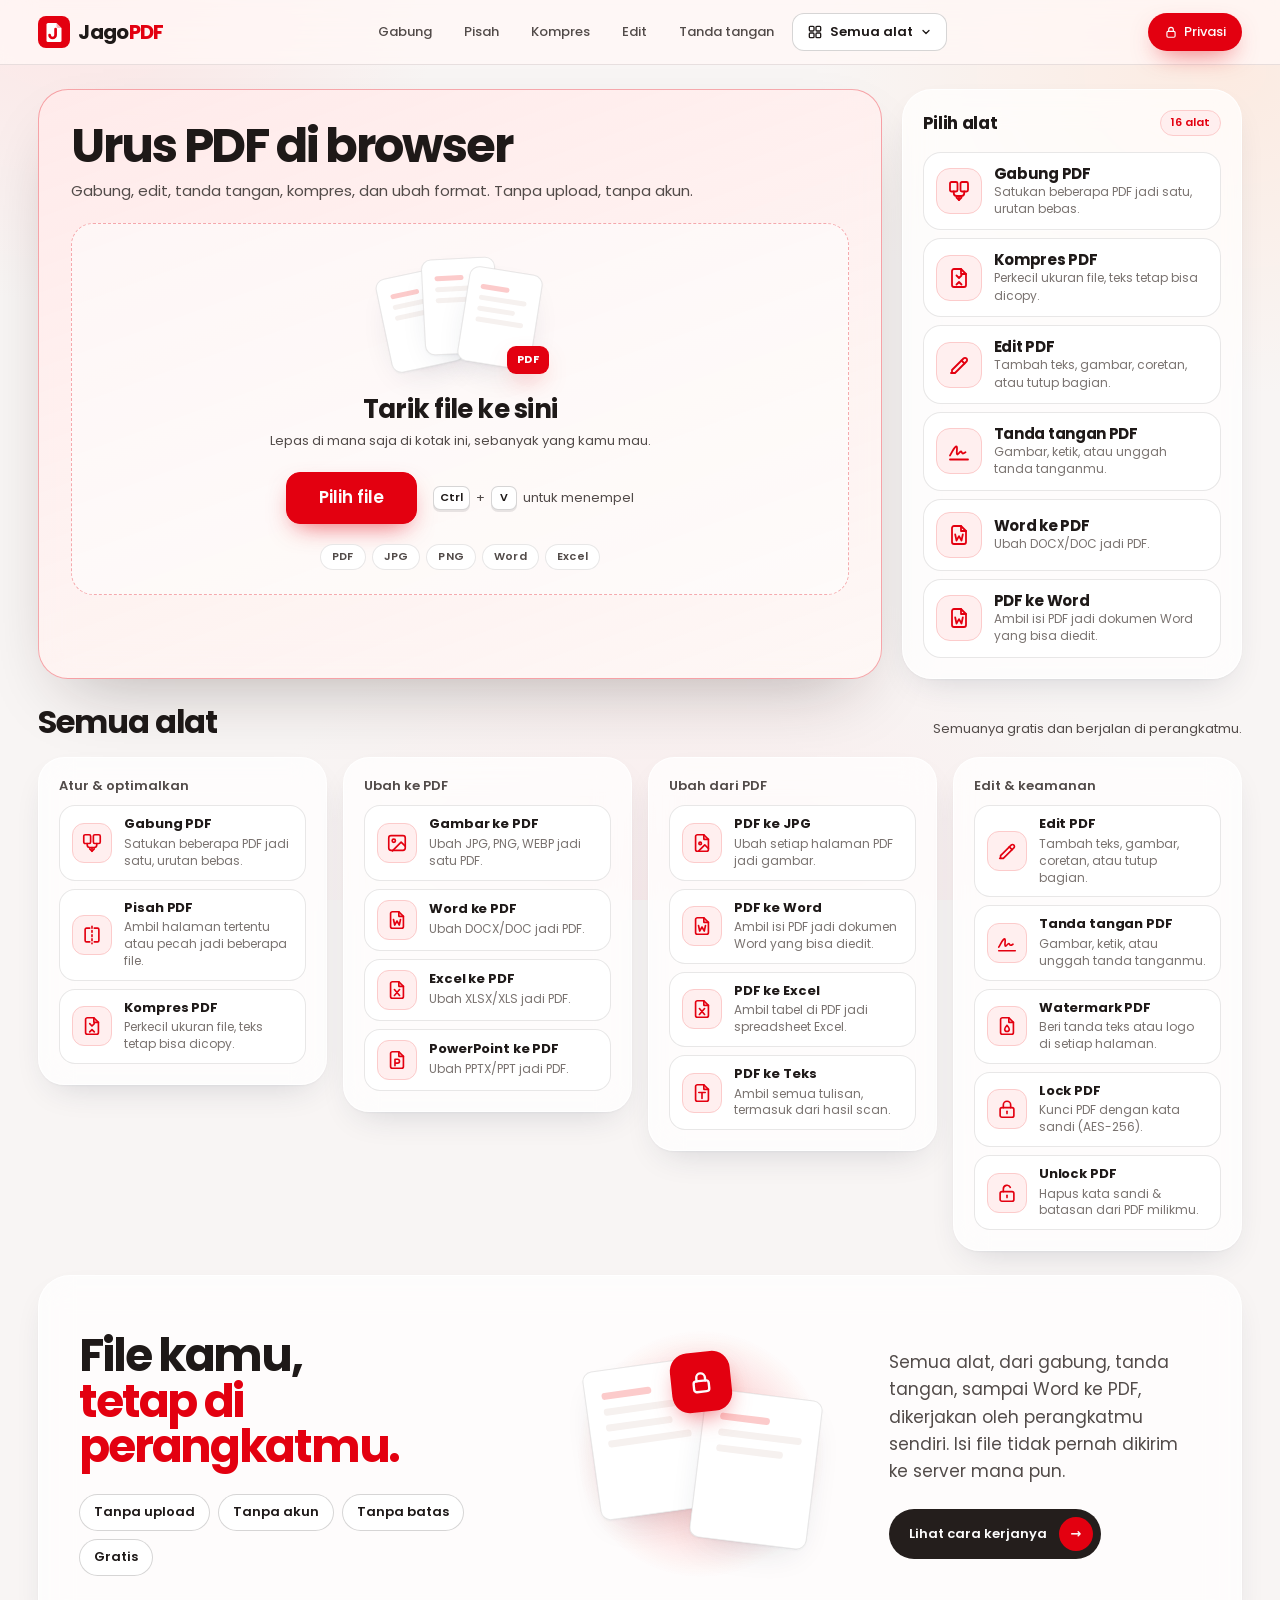
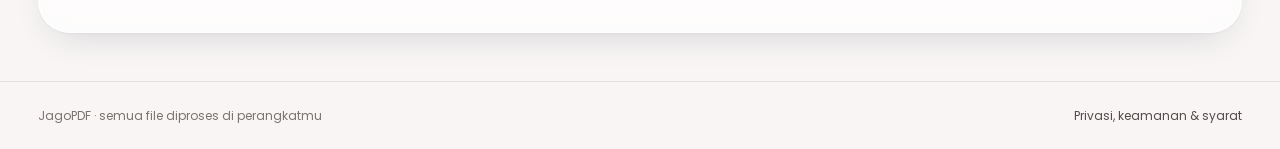
<file: index.html>
<!DOCTYPE html>
<html lang="id">
<head>
<meta charset="utf-8">
<meta http-equiv="Content-Security-Policy" content="default-src 'self'; script-src 'self' 'wasm-unsafe-eval' 'unsafe-inline' https://pagead2.googlesyndication.com https://*.googlesyndication.com https://*.googleadservices.com https://*.google.com https://adservice.google.com; style-src 'self' 'unsafe-inline'; img-src 'self' data: blob: https:; font-src 'self' data:; connect-src 'self' https://pagead2.googlesyndication.com https://*.googlesyndication.com https://*.google.com https://*.doubleclick.net https://*.googleadservices.com; frame-src https://googleads.g.doubleclick.net https://tpc.googlesyndication.com https://www.google.com https://*.googlesyndication.com; worker-src 'self' blob:; object-src 'none'; base-uri 'none'; form-action 'none'">
<meta name="referrer" content="no-referrer">
<meta name="viewport" content="width=device-width, initial-scale=1">
<title>JagoPDF — Alat PDF Gratis di Browser</title>
<meta name="description" content="JagoPDF: gabung, pisah, kompres, edit, tanda tangan, kunci PDF, serta ubah Word & Excel ke PDF. Gratis, file diproses di perangkatmu.">
<!-- Google AdSense · Publisher ID: ca-pub-1454419403270254 -->
<script async src="https://pagead2.googlesyndication.com/pagead/js/adsbygoogle.js?client=ca-pub-1454419403270254" crossorigin="anonymous"></script>
<link rel="icon" href="data:image/svg+xml,%3Csvg xmlns="http://www.w3.org/2000/svg" viewBox="0 0 32 32"%3E%3Crect width="32" height="32" rx="8" fill="%23c53a2f"/%3E%3Cpath d="M10 7h8.5l5 5v12.5a1.5 1.5 0 0 1-1.5 1.5H10a1.5 1.5 0 0 1-1.5-1.5v-16A1.5 1.5 0 0 1 10 7z" fill="%23fff"/%3E%3Cpath d="M18.5 7v3.5a1.5 1.5 0 0 0 1.5 1.5h3.5z" fill="%23c53a2f" opacity=".3"/%3E%3Cpath d="M17.6 13v6a3 3 0 0 1-6 0" fill="none" stroke="%23c53a2f" stroke-width="2.7" stroke-linecap="round"/%3E%3C/svg%3E">
<link rel="stylesheet" href="/lib/fonts.css">
<script src="/lib/pdf-lib.min.js"></script>
<script src="/lib/pdf.min.js"></script>
<script src="/lib/pdf.worker.min.js"></script>
<script src="/lib/jszip.min.js"></script>
<style>
/* Hallmark · redesign (study: dinorexpdf.com DNA — warm paper, pink cloud wash, glass cards, bright red with glow) · genre: modern-minimal
 * paper #f7f5f4-ish · accent oklch(57.5% 0.235 28) bright red · type: Poppins (user-chosen), heavy display weight, tight tracking
 * own copy, own illustrations; no italic headers
 * pre-emit critique: P4 H5 E4 S4 R4 V4
 */
:root{
  --color-paper: oklch(97.2% 0.004 45);
  --color-panel: oklch(100% 0 0);
  --color-sunk: oklch(96.2% 0.006 40);
  --color-ink: oklch(22% 0.008 40);
  --color-ink-2: oklch(42% 0.01 40);
  --color-ink-3: oklch(56% 0.01 40);
  --color-rule: oklch(22% 0.008 40 / 0.1);
  --color-rule-strong: oklch(22% 0.008 40 / 0.18);
  --color-accent: oklch(57.5% 0.235 28);
  --color-accent-hover: oklch(50% 0.205 28);
  --color-accent-ink: oklch(99% 0 0);
  --color-accent-wash: oklch(96.4% 0.018 18);
  --color-ok: oklch(48% 0.12 155);
  --color-ok-wash: oklch(95.5% 0.035 155);
  --color-warn: oklch(47% 0.1 75);
  --color-warn-wash: oklch(96.5% 0.04 85);
  --color-err: oklch(50% 0.19 27);
  --color-scrim: oklch(97.2% 0.004 45 / 0.7);
  --color-thumb-shadow: oklch(23% 0.012 30 / 0.07);
  --color-glass: oklch(100% 0 0 / 0.72);
  --color-glass-2: oklch(100% 0 0 / 0.5);
  --color-glass-edge: oklch(100% 0 0 / 0.85);
  --color-accent-soft: oklch(88.5% 0.055 18);
  --color-accent-line: oklch(57.5% 0.235 28 / 0.32);
  --color-tint-1: oklch(95.6% 0.026 18 / 0.92);
  --color-tint-2: oklch(98.4% 0.008 40 / 0.78);
  --color-cloud-1: oklch(91.5% 0.045 18 / 0.6);
  --color-cloud-2: oklch(93.5% 0.04 50 / 0.55);
  --color-cloud-3: oklch(92.5% 0.035 12 / 0.45);
  --color-orb-1: oklch(78% 0.12 20 / 0.75);
  --color-orb-2: oklch(90% 0.05 25 / 0);
  --color-dark: oklch(24% 0.01 30);
  --shadow-card: 0 1px 2px oklch(30% 0.04 270 / 0.04), 0 14px 36px -16px oklch(30% 0.05 270 / 0.2);
  --shadow-lift: 0 30px 70px -30px oklch(20% 0.03 30 / 0.32);
  --shadow-glow: 0 10px 26px -10px oklch(57.5% 0.235 28 / 0.7);
  --blur: blur(16px) saturate(1.25);


  --font-sans: "Poppins", ui-sans-serif, system-ui, -apple-system, "Segoe UI", sans-serif;
  --font-mono: var(--font-sans);   /* satu keluarga font saja */

  --text-xs: 0.75rem; --text-sm: 0.8125rem; --text-base: 0.9375rem; --text-md: 1.0625rem;
  --text-lg: 1.25rem; --text-xl: 1.625rem; --text-display: clamp(1.75rem, 1.1rem + 2.6vw, 2.75rem);

  --space-1: 4px; --space-2: 8px; --space-3: 12px; --space-4: 16px; --space-5: 20px;
  --space-6: 24px; --space-8: 32px; --space-10: 40px; --space-12: 48px; --space-16: 64px;

  --radius-sm: 8px; --radius: 10px; --radius-lg: 22px;
  --rule: 1px solid var(--color-rule);
  --rule-strong: 1px solid var(--color-rule-strong);

  --ease-out: cubic-bezier(.2,.7,.2,1); --ease-in: cubic-bezier(.5,0,.75,0); --ease-in-out: cubic-bezier(.6,0,.3,1);
  --dur-fast: 120ms; --dur: 180ms;
  --wrap: 1440px;
}
*{box-sizing:border-box}
html,body{margin:0;overflow-x:clip}
body{font-family:var(--font-sans);font-size:var(--text-base);line-height:1.6;font-variant-numeric:tabular-nums;background:var(--color-paper);color:var(--color-ink);-webkit-font-smoothing:antialiased;text-rendering:optimizeLegibility}
h1,h2,h3,h4{font-style:normal;margin:0;line-height:1.2;overflow-wrap:anywhere;min-width:0}
button{font:inherit;color:inherit;cursor:pointer}
a{color:inherit}
.mono{font-variant-numeric:tabular-nums}
.muted{color:var(--color-ink-2)}
.wrap{max-width:var(--wrap);margin:0 auto;padding:0 clamp(var(--space-5), 3vw, var(--space-10))}
:focus-visible{outline:2px solid var(--color-accent);outline-offset:2px}
input[type=file]{display:none}

/* ---------- top bar ---------- */
header.top{position:sticky;top:0;z-index:20;background:var(--color-paper);border-bottom:var(--rule)}
header.top .wrap{display:flex;align-items:center;gap:var(--space-6);height:56px}
.logo{display:flex;align-items:center;gap:var(--space-2);text-decoration:none;font-weight:600;font-size:var(--text-md);letter-spacing:-.01em;flex:none}
.logo .mark{display:block;width:28px;height:28px;color:var(--color-accent);flex:none}
.logo .mark svg{display:block}
.logo .wm{font-size:1.125rem;font-weight:700;letter-spacing:-.02em}
.logo .ku{color:var(--color-accent)}
nav.tools-nav{display:flex;gap:2px;overflow-x:auto;scrollbar-width:none;flex:1;min-width:0}
nav.tools-nav::-webkit-scrollbar{display:none}
nav.tools-nav a{white-space:nowrap;text-decoration:none;font-size:var(--text-sm);font-weight:500;color:var(--color-ink-2);padding:6px 10px;border-radius:var(--radius-sm);transition:background var(--dur-fast) var(--ease-out),color var(--dur-fast) var(--ease-out)}
nav.tools-nav a:hover{color:var(--color-ink);background:var(--color-sunk)}
nav.tools-nav a.on,nav.tools-nav a.on:hover{color:var(--color-accent-ink);background:var(--color-accent)}
.top-priv{flex:none;font-size:var(--text-sm);font-weight:500;color:var(--color-accent-ink);background:var(--color-accent);text-decoration:none;white-space:nowrap;display:flex;align-items:center;gap:6px;padding:6px 12px;border-radius:var(--radius-sm);transition:background var(--dur-fast) var(--ease-out)}
.top-priv:hover{background:var(--color-accent-hover)}
@media (max-width:720px){ .top-priv span{display:none} header.top .wrap{gap:var(--space-3)} }

/* ---------- views ---------- */
.view{display:none;padding:var(--space-8) 0 var(--space-12)}
.view.on{display:block}

/* ---------- home: intake panel ---------- */
.intake{background:var(--color-panel);border:var(--rule);border-radius:20px;transition:border-color var(--dur) var(--ease-out),background var(--dur) var(--ease-out)}
.intake-zone{padding:var(--space-12) var(--space-8);display:flex;flex-direction:column;align-items:center;text-align:center;gap:var(--space-6);transition:background var(--dur) var(--ease-out),border-color var(--dur) var(--ease-out)}
.intake.over{border-color:var(--color-accent);background:var(--color-accent-wash)}
.intake h1{font-size:var(--text-display);font-weight:600;letter-spacing:-.03em;line-height:1.12;max-width:20ch;margin:0 auto;text-wrap:balance}
.intake .lede,.view-head p{text-wrap:pretty}
.intake .lede{margin:var(--space-3) auto 0;color:var(--color-ink-2);font-size:var(--text-md);max-width:48ch}
.intake-act{display:flex;flex-direction:column;align-items:center;gap:var(--space-3)}
.intake-act .formats{font-size:var(--text-sm);color:var(--color-ink-3)}
.intake-result{display:none;padding:var(--space-6) var(--space-6) var(--space-5)}
.intake.has-files .intake-zone{display:none}
.intake.has-files .intake-result{display:block}
.ir-head{display:flex;justify-content:space-between;align-items:baseline;gap:var(--space-4);flex-wrap:wrap;margin-bottom:var(--space-4)}
.ir-head h2{font-size:var(--text-lg);font-weight:600}
.ir-files{list-style:none;margin:0 0 var(--space-5);padding:0;border-top:var(--rule)}
.ir-files li{display:grid;grid-template-columns:auto minmax(0,1fr) auto;gap:var(--space-3);align-items:center;padding:10px 0;border-bottom:var(--rule);font-size:var(--text-sm)}
.ir-files .nm{white-space:nowrap;overflow:hidden;text-overflow:ellipsis}
.ir-files .sz{font-family:var(--font-mono);color:var(--color-ink-3);font-size:var(--text-xs)}
.ir-files .skip .nm{color:var(--color-ink-3);text-decoration:line-through}
.ext{font-family:var(--font-mono);font-size:10.5px;font-weight:500;letter-spacing:.04em;padding:2px 6px;border-radius:3px;background:var(--color-sunk);color:var(--color-ink-2);border:var(--rule);text-transform:uppercase}
.ir-q{font-weight:600;margin:0 0 var(--space-3)}
.ir-actions{display:flex;flex-wrap:wrap;gap:var(--space-2)}

/* ---------- buttons ---------- */
.btn{display:inline-flex;align-items:center;justify-content:center;gap:var(--space-2);height:42px;padding:0 var(--space-5);border-radius:999px;border:1px solid var(--color-rule-strong);background:var(--color-panel);font-weight:500;font-size:var(--text-base);white-space:nowrap;text-decoration:none;transition:background var(--dur-fast) var(--ease-out),border-color var(--dur-fast) var(--ease-out),color var(--dur-fast) var(--ease-out)}
.btn:hover{border-color:var(--color-ink-3);background:var(--color-sunk)}
.btn:active{transform:translateY(1px)}
.btn-primary,.go,.big{background:var(--color-accent);border-color:var(--color-accent);color:var(--color-accent-ink)}
.btn-primary:hover,.go:hover:not(:disabled),.big:hover{background:var(--color-accent-hover);border-color:var(--color-accent-hover)}
.btn-lg,.big{height:48px;padding:0 var(--space-6);font-size:var(--text-md);font-weight:600}
.ghost{display:inline-flex;align-items:center;justify-content:center;height:36px;padding:0 var(--space-4);border:1px solid var(--color-rule-strong);background:var(--color-panel);border-radius:999px;font-size:var(--text-sm);font-weight:500;white-space:nowrap;text-decoration:none;transition:background var(--dur-fast) var(--ease-out),border-color var(--dur-fast) var(--ease-out)}
.ghost:hover{background:var(--color-sunk);border-color:var(--color-ink-3)}
.big{display:inline-flex;align-items:center;gap:var(--space-2);border-radius:999px;border:1px solid var(--color-accent);transition:background var(--dur-fast) var(--ease-out)}
.go{width:100%;height:48px;border-radius:999px;border:1px solid var(--color-accent);font-weight:600;font-size:var(--text-md);transition:background var(--dur-fast) var(--ease-out)}
.go:active:not(:disabled){transform:translateY(1px)}
.go:disabled{background:var(--color-sunk);border-color:var(--color-rule);color:var(--color-ink-3);cursor:not-allowed}

/* ---------- home: tool index ---------- */
.sec-head{display:flex;justify-content:space-between;align-items:baseline;gap:var(--space-4);margin:var(--space-8) 0 var(--space-3);flex-wrap:wrap}
.sec-head h2{font-size:var(--text-lg);font-weight:600;letter-spacing:-.01em}
.sec-head p{margin:0;color:var(--color-ink-3);font-size:var(--text-sm)}
.grid{display:grid;grid-template-columns:repeat(var(--cols,5),minmax(0,1fr));gap:var(--space-3)}
@media (max-width:900px){ .grid{grid-template-columns:repeat(2,minmax(0,1fr))} .grid .tool-card:last-child:nth-child(odd){grid-column:span 2} }
@media (max-width:560px){
  nav.tools-nav{display:none} .top-priv{margin-left:auto}
  .grid{grid-template-columns:repeat(2,minmax(0,1fr));gap:var(--space-3)}
  .tool-card{padding:var(--space-4);gap:0;border-radius:12px}
  .tool-card .ic{width:44px;height:44px;border-radius:12px;margin-bottom:var(--space-3)}
  .tool-card .ic svg{width:24px;height:24px}
  .tool-card h3{font-size:var(--text-base);flex-wrap:wrap;row-gap:4px}
  .tool-card p,.tool-card .sig,.tool-card .go-arrow{display:none}
}
.tool-card{position:relative;display:flex;flex-direction:column;gap:var(--space-1);padding:var(--space-5);background:var(--color-panel);border:var(--rule);border-radius:16px;text-decoration:none;transition:border-color var(--dur) var(--ease-out),background var(--dur) var(--ease-out)}
.tool-card:hover{border-color:var(--color-accent)}
.tool-card:active{background:var(--color-sunk)}
.ic{width:44px;height:44px;border-radius:12px;display:grid;place-items:center;flex:none;color:var(--color-accent);background:var(--color-accent-wash)}
.ic svg{width:24px;height:24px}
.tool-card .ic{margin-bottom:var(--space-3)}
.tool-card h3{font-size:var(--text-md);font-weight:600;letter-spacing:-.015em;display:flex;align-items:center;gap:var(--space-2)}
.tool-card p{margin:0;color:var(--color-ink-2);font-size:var(--text-sm);line-height:1.5}
.tool-card .sig{font-family:var(--font-mono);font-size:var(--text-xs);color:var(--color-ink-3);margin-top:auto;padding-top:var(--space-4)}
.tool-card .go-arrow{position:absolute;top:var(--space-6);right:var(--space-6);color:var(--tone);opacity:0;transform:translateX(-4px);transition:opacity var(--dur-fast) var(--ease-out),transform var(--dur-fast) var(--ease-out)}
.tool-card:hover .go-arrow{opacity:1;transform:none}
.view-head .ic{width:48px;height:48px;border-radius:13px}
.view-head .vh{display:flex;align-items:center;gap:var(--space-4)}
.mk{display:inline-block;font-family:var(--font-mono);font-size:10.5px;font-weight:500;letter-spacing:.04em;text-transform:uppercase;padding:1px 6px;border-radius:3px;background:var(--color-ok-wash);color:var(--color-ok);vertical-align:2px}
.mk.mk-srv{background:var(--color-accent-wash);color:var(--color-accent)}

/* ---------- home: facts ---------- */
.assure{display:flex;align-items:center;justify-content:center;gap:var(--space-2);flex-wrap:wrap;text-align:center;margin:var(--space-8) 0 0;color:var(--color-ink-2);font-size:var(--text-sm)}
.assure svg{color:var(--color-accent);flex:none}
.assure a{color:var(--color-accent);font-weight:500;text-decoration:none}
.assure a:hover{text-decoration:underline;text-underline-offset:3px}
.facts{display:grid;grid-template-columns:repeat(3,minmax(0,1fr));gap:var(--space-8);margin-top:var(--space-12);padding-top:var(--space-8);border-top:var(--rule)}
@media (max-width:720px){ .facts{grid-template-columns:minmax(0,1fr);gap:var(--space-5)} }
.facts h3{font-size:var(--text-base);font-weight:600;margin-bottom:var(--space-1)}
.facts p{margin:0;color:var(--color-ink-2);font-size:var(--text-sm)}
.facts a{color:var(--color-accent);font-weight:500;text-decoration:none}
.facts a:hover{text-decoration:underline;text-underline-offset:3px}

/* ---------- tool pages ---------- */
.back{display:inline-flex;align-items:center;gap:6px;color:var(--color-ink-2);text-decoration:none;font-size:var(--text-sm);margin-bottom:var(--space-4)}
.back:hover{color:var(--color-ink)}
.view-head{margin-bottom:var(--space-5);display:flex;justify-content:space-between;align-items:flex-end;gap:var(--space-4);flex-wrap:wrap}
.view-head h2{font-size:var(--text-xl);font-weight:600;letter-spacing:-.02em}
.view-head p{margin:var(--space-1) 0 0;color:var(--color-ink-2);max-width:60ch}
.drop{background:var(--color-panel);border:var(--rule);border-radius:20px;transition:border-color var(--dur) var(--ease-out),background var(--dur) var(--ease-out)}
.drop-in{padding:var(--space-10) var(--space-6);display:flex;flex-direction:column;align-items:center;text-align:center;gap:var(--space-3);transition:background var(--dur) var(--ease-out),border-color var(--dur) var(--ease-out)}
.drop.over{border-color:var(--color-accent);background:var(--color-accent-wash)}
.drop small{display:block;color:var(--color-ink-3);font-size:var(--text-sm)}
.drop small.lock,.drop small.cloud{font-size:var(--text-xs);color:var(--color-ink-3)}
.drop small a{color:var(--color-ink-2)}

.work{display:none;gap:var(--space-4);grid-template-columns:minmax(0,1fr) 340px;align-items:start}
.work.on{display:grid}
@media (max-width:880px){ .work.on{grid-template-columns:minmax(0,1fr)} }
.panel{background:var(--color-panel);border:var(--rule);border-radius:16px;padding:var(--space-6)}
.panel h4{font-size:var(--text-base);font-weight:600;margin:0 0 var(--space-3)}
.side{position:sticky;top:72px}
@media (max-width:880px){ .side{position:static} }
.row{display:flex;align-items:center;justify-content:space-between;gap:var(--space-3);flex-wrap:wrap;margin-bottom:var(--space-4)}
.row h4{margin:0;font-size:var(--text-sm);font-weight:600;color:var(--color-ink-2)}
.row h4 .muted{font-weight:400;color:var(--color-ink-3)}

.opt{margin-bottom:var(--space-5)}
.opt label.t,.lbl{display:block;font-size:var(--text-sm);font-weight:600;color:var(--color-ink);margin-bottom:var(--space-2)}
.seg{display:grid;gap:0;border:var(--rule-strong);border-radius:12px;overflow:hidden;background:var(--color-panel)}
.seg button{position:relative;border:0;border-bottom:var(--rule);background:transparent;padding:10px 12px 10px 36px;text-align:left;font-size:var(--text-sm);font-weight:500;transition:background var(--dur-fast) var(--ease-out)}
.seg button:last-child{border-bottom:0}
.seg button::before{content:"";position:absolute;left:12px;top:13px;width:14px;height:14px;border-radius:50%;border:1.5px solid var(--color-rule-strong);background:var(--color-panel);box-sizing:border-box}
.seg button.on::before{border:4.5px solid var(--color-accent)}
.seg button:hover{background:var(--color-sunk)}
.seg button.on{background:var(--color-accent-wash)}
.seg button small{display:block;font-weight:400;color:var(--color-ink-2);font-size:var(--text-xs);margin-top:2px;line-height:1.4}
.seg.cols2,.seg.cols3{display:flex;padding:3px;gap:3px;background:var(--color-sunk);border:var(--rule);border-radius:999px}
.seg.cols2 button,.seg.cols3 button{flex:1;min-width:0;border:0;border-radius:999px;padding:7px 6px;text-align:center;white-space:nowrap}
.seg.cols2 button::before,.seg.cols3 button::before{display:none}
.seg.cols2 button.on,.seg.cols3 button.on{background:var(--color-panel);box-shadow:0 0 0 1px var(--color-rule-strong);color:var(--color-ink)}
.seg.cols2 button:hover:not(.on),.seg.cols3 button:hover:not(.on){background:transparent;color:var(--color-ink)}
.field{width:100%;height:42px;border:var(--rule-strong);border-radius:12px;padding:0 var(--space-4);font:inherit;font-size:var(--text-sm);background:var(--color-panel);color:var(--color-ink)}
.field:focus{outline:none;border-color:var(--color-accent);box-shadow:0 0 0 3px var(--color-accent-wash)}
.hint{font-size:var(--text-xs);color:var(--color-ink-3);margin:var(--space-2) 0 0;line-height:1.5}
.hint.err{color:var(--color-err)}
.note{background:var(--color-warn-wash);border-left:2px solid var(--color-warn);color:var(--color-ink-2);padding:var(--space-2) var(--space-3);font-size:var(--text-xs);margin-top:var(--space-3);line-height:1.5;border-radius:0 var(--radius-sm) var(--radius-sm) 0}
.note.cloudnote{background:var(--color-accent-wash);border-left-color:var(--color-accent)}

/* file tiles */
.files{display:grid;grid-template-columns:repeat(auto-fill,minmax(150px,1fr));gap:var(--space-3)}
.fitem{position:relative;background:var(--color-sunk);border:var(--rule);border-radius:12px;padding:var(--space-2) var(--space-2) var(--space-3);display:flex;flex-direction:column;align-items:center;gap:6px;cursor:grab;user-select:none;transition:border-color var(--dur-fast) var(--ease-out)}
.fitem.dragging{opacity:.4}
.fitem.drop-target{border-color:var(--color-accent);box-shadow:0 0 0 1px var(--color-accent)}
.fitem .thumb{width:100%;aspect-ratio:3/4;background:var(--color-panel);border-radius:3px;display:grid;place-items:center;overflow:hidden;box-shadow:0 1px 2px var(--color-thumb-shadow)}
.fitem .thumb canvas,.fitem .thumb img{max-width:100%;max-height:100%;display:block}
.fitem .nm{font-size:var(--text-xs);font-weight:500;width:100%;text-align:center;white-space:nowrap;overflow:hidden;text-overflow:ellipsis}
.fitem .meta{font-family:var(--font-mono);font-size:10.5px;color:var(--color-ink-3);margin-top:-4px}
.fitem .acts{position:absolute;top:6px;right:6px;z-index:3;display:flex;gap:4px;opacity:0;transition:opacity var(--dur-fast) var(--ease-out)}
.fitem:hover .acts,.fitem:focus-within .acts{opacity:1}
@media (hover:none){ .fitem .acts{opacity:1} }
.fitem .acts button{width:30px;height:30px;box-shadow:0 1px 2px var(--color-thumb-shadow);border-radius:var(--radius-sm);border:var(--rule-strong);background:var(--color-panel);color:var(--color-ink);display:grid;place-items:center;padding:0}
.fitem .acts button:hover{border-color:var(--color-ink-3)}
.fitem .idx{position:absolute;top:6px;left:6px;z-index:3;font-family:var(--font-mono);background:var(--color-ink);color:var(--color-paper);font-size:10.5px;font-weight:500;border-radius:3px;padding:1px 6px}

/* page grid */
.pages{display:grid;grid-template-columns:repeat(auto-fill,minmax(136px,1fr));gap:var(--space-3);max-height:620px;overflow:auto;padding:2px}
.pg{position:relative;border:var(--rule);border-radius:12px;padding:6px 6px 4px;background:var(--color-sunk);cursor:pointer;text-align:center;transition:border-color var(--dur-fast) var(--ease-out)}
.pg .thumb{aspect-ratio:3/4;background:var(--color-panel);border-radius:3px;display:grid;place-items:center;overflow:hidden;box-shadow:0 1px 2px var(--color-thumb-shadow)}
.pg .thumb canvas{max-width:100%;max-height:100%}
.pg span{font-family:var(--font-mono);font-size:var(--text-xs);color:var(--color-ink-3)}
.pg:hover{border-color:var(--color-rule-strong)}
.pg.sel{border-color:var(--color-accent);box-shadow:0 0 0 1px var(--color-accent);background:var(--color-accent-wash)}
.pg.sel span{color:var(--color-accent);font-weight:500}
.pg.sel::after{content:"";position:absolute;top:10px;left:10px;z-index:3;width:16px;height:16px;border-radius:3px;background:var(--color-accent) url("data:image/svg+xml,%3Csvg xmlns='http://www.w3.org/2000/svg' viewBox='0 0 16 16'%3E%3Cpath d='M4 8.5l2.5 2.5L12 5.5' fill='none' stroke='white' stroke-width='2'/%3E%3C/svg%3E") center/12px no-repeat}
.pages.nosel .pg{cursor:default}
.pages.nosel .pg.sel{border-color:var(--color-rule);box-shadow:none;background:var(--color-sunk)}
.pages.nosel .pg.sel span{color:var(--color-ink-3);font-weight:400}
.pages.nosel .pg.sel::after{display:none}

/* office rows */
.orow{display:grid;grid-template-columns:auto minmax(0,1fr) auto auto;align-items:center;gap:var(--space-3);padding:10px 0;border-bottom:var(--rule)}
.orow .nm b{display:block;white-space:nowrap;overflow:hidden;text-overflow:ellipsis;font-size:var(--text-sm);font-weight:500}
.orow .nm span{font-family:var(--font-mono);font-size:var(--text-xs);color:var(--color-ink-3)}
.orow .ext{background:var(--color-sunk)!important;color:var(--color-ink-2)}
.orow .st{font-family:var(--font-mono);font-size:var(--text-xs);color:var(--color-ink-3)}
.orow .st.ok{color:var(--color-ok)}.orow .st.err{color:var(--color-err)}
.orow button{border:0;background:transparent;color:var(--color-ink-3);width:28px;height:28px;border-radius:var(--radius-sm);display:grid;place-items:center}
.orow button:hover{background:var(--color-sunk);color:var(--color-ink)}

/* putar: tombol di tiap kartu + tombol putar semua */
.tw{position:relative;width:100%}
.fitem .thumb,.pg .thumb{position:relative;display:block;aspect-ratio:1/1;overflow:hidden;background:transparent;box-shadow:none}
.rmedia{position:absolute;top:50%;left:50%;max-width:none!important;max-height:none!important;transform:translate(-50%,-50%);background:var(--color-panel);box-shadow:0 1px 3px var(--color-thumb-shadow);transition:transform var(--dur) var(--ease-out)}
.rotbtn{position:absolute;right:4px;bottom:4px;z-index:2;width:28px;height:28px;border-radius:var(--radius-sm);border:var(--rule-strong);background:var(--color-panel);color:var(--color-ink);display:grid;place-items:center;padding:0;box-shadow:0 1px 2px var(--color-thumb-shadow);transition:border-color var(--dur-fast) var(--ease-out),color var(--dur-fast) var(--ease-out)}
.rotbtn:hover{border-color:var(--color-accent);color:var(--color-accent)}
.rotbtn:active{transform:translateY(1px)}
.tw .rdeg{position:absolute;left:4px;bottom:4px;z-index:2;font-family:var(--font-mono);font-size:10.5px;font-weight:500;color:var(--color-accent-ink)!important;line-height:1.5;background:var(--color-accent);border-radius:3px;padding:1px 5px;pointer-events:none}
.tw .rdeg:empty{display:none}
.rot-all{display:grid;grid-template-columns:repeat(2,minmax(0,1fr));gap:var(--space-2)}
.rot-all .ghost{gap:6px;height:36px}
/* pisah: penyusun rentang */
.rrow{display:grid;grid-template-columns:auto minmax(0,1fr) auto;align-items:center;gap:var(--space-2);padding:8px 8px 8px 10px;border:var(--rule);border-radius:12px;margin-bottom:6px;cursor:pointer;background:var(--color-panel);transition:border-color var(--dur-fast) var(--ease-out),background var(--dur-fast) var(--ease-out)}
.rrow:hover{border-color:var(--color-rule-strong)}
.rrow.on{border-color:var(--color-accent);background:var(--color-accent-wash)}
.rnum{width:22px;height:22px;border-radius:50%;background:var(--color-sunk);color:var(--color-ink-2);font-size:11px;font-weight:600;display:grid;place-items:center}
.rrow.on .rnum{background:var(--color-accent);color:var(--color-accent-ink)}
.rfields{display:flex;align-items:center;justify-content:center;gap:6px;min-width:0}
.rfields .to{font-size:var(--text-xs);color:var(--color-ink-3)}
.stp{display:flex;align-items:center;border:var(--rule-strong);border-radius:999px;background:var(--color-panel);overflow:hidden}
.stp button{width:26px;height:30px;border:0;background:transparent;color:var(--color-ink);font-size:16px;line-height:1;padding:0;transition:background var(--dur-fast) var(--ease-out),color var(--dur-fast) var(--ease-out)}
.stp button:hover{background:var(--color-sunk);color:var(--color-accent)}
.stp button:disabled{color:var(--color-rule-strong);background:transparent;cursor:default}
.stp input{width:32px;border:0;text-align:center;font:inherit;font-size:var(--text-sm);font-weight:600;background:transparent;color:var(--color-ink);padding:0}
.stp input:focus{outline:none;background:var(--color-accent-wash)}
.rdel{width:28px;height:28px;border:0;border-radius:var(--radius-sm);background:transparent;color:var(--color-ink-3);display:grid;place-items:center;padding:0}
.rdel:hover{background:var(--color-sunk);color:var(--color-err)}
.pg .rtag{font-style:normal;position:absolute;top:10px;left:10px;z-index:3;min-width:20px;height:20px;padding:0 6px;border-radius:999px;background:var(--color-accent);color:var(--color-accent-ink);font-size:11px;font-weight:600;display:grid;place-items:center;pointer-events:none}
.pg .rtag:empty{display:none}
.pg.inr{border-color:var(--color-accent);border-style:dashed}
.pg.inr .rtag{background:var(--color-panel);color:var(--color-accent);box-shadow:inset 0 0 0 1.5px var(--color-accent)}
.pages.rmode .pg.sel::after{display:none}
/* server availability */
.srv-off{display:none}
body.no-server .srv-only{display:none!important}
body:not(.no-server) .nosrv-only{display:none!important}
body.server-down .srv-off{display:block}
body.server-down [data-drop="office"]{opacity:.5;pointer-events:none}

/* ---------- overlay ---------- */
.overlay{position:fixed;inset:0;background:var(--color-scrim);z-index:50;display:none;place-items:center;padding:var(--space-5)}
.overlay.on{display:grid}
.ov-box{background:var(--color-panel);border:var(--rule);border-radius:20px;padding:var(--space-8) var(--space-6) var(--space-6);max-width:440px;width:100%;box-shadow:0 12px 40px var(--color-thumb-shadow)}
.ov-box h3{font-size:var(--text-lg);font-weight:600;letter-spacing:-.01em;margin-bottom:var(--space-2)}
.ov-box p{margin:0}
.ld{display:flex;align-items:center;gap:var(--space-3)}
.ld h3{margin:0;min-width:0;overflow:hidden;text-overflow:ellipsis;white-space:nowrap}
.spin{width:22px;height:22px;flex:none;border-radius:50%;border:2.5px solid var(--color-accent-wash);border-top-color:var(--color-accent);animation:spin .8s linear infinite}
@keyframes spin{to{transform:rotate(360deg)}}
.pct{font-size:2.75rem;font-weight:600;letter-spacing:-.03em;line-height:1;margin-top:var(--space-6);color:var(--color-ink);font-variant-numeric:tabular-nums}
.bar{height:6px;background:var(--color-sunk);border-radius:999px;overflow:hidden;margin:var(--space-4) 0 var(--space-3)}
.bar i{display:block;height:100%;width:0;background:var(--color-accent);border-radius:999px;transition:width var(--dur) var(--ease-out)}
#ov-msg{font-size:var(--text-xs);color:var(--color-ink-3);margin:0;overflow:hidden;text-overflow:ellipsis;white-space:nowrap}
.result-ic{width:36px;height:36px;border-radius:var(--radius);background:var(--color-ok-wash);color:var(--color-ok);display:grid;place-items:center;margin-bottom:var(--space-4)}
.result-ic svg{width:20px;height:20px}
.fname{font-family:var(--font-mono);font-size:var(--text-sm);word-break:break-all;color:var(--color-ink)}
.ov-box .fname + .muted{font-family:var(--font-mono);font-size:var(--text-xs)}
.cmp{display:flex;align-items:center;gap:var(--space-3);margin:var(--space-4) 0 0;font-family:var(--font-mono);font-size:var(--text-sm);flex-wrap:wrap}
.cmp .save{background:var(--color-ok-wash);color:var(--color-ok);border-radius:3px;padding:1px 8px;font-weight:500}
.ov-actions{display:grid;gap:var(--space-2);margin-top:var(--space-6)}
.ov-actions .ghost{height:40px;width:100%}
.toast{position:fixed;left:50%;bottom:var(--space-6);transform:translateX(-50%) translateY(8px);background:var(--color-ink);color:var(--color-paper);padding:10px 16px;border-radius:var(--radius);font-size:var(--text-sm);opacity:0;transition:opacity var(--dur) var(--ease-out),transform var(--dur) var(--ease-out);z-index:60;pointer-events:none;max-width:calc(100vw - 32px);text-align:center}
.toast.on{opacity:1;transform:translateX(-50%)}

/* ---------- legal ---------- */
.lgrid{display:grid;grid-template-columns:repeat(2,minmax(0,1fr));gap:var(--space-4);align-items:start}
.lcol{display:flex;flex-direction:column;gap:var(--space-4);min-width:0}
@media (max-width:860px){ .lgrid{grid-template-columns:minmax(0,1fr)} }
.legal .panel{padding:var(--space-6) var(--space-8);margin:0}
.legal h3{font-size:var(--text-md);font-weight:600;margin-bottom:var(--space-3)}
.legal p,.legal li{color:var(--color-ink-2);font-size:var(--text-base);line-height:1.65}
.legal p{margin:0 0 var(--space-3)}
.legal ul,.legal ol{padding-left:20px;margin:var(--space-2) 0 var(--space-3)}
.legal li{margin:6px 0}
.legal b{color:var(--color-ink);font-weight:600}
.legal .tldr{background:var(--color-accent);border:0;border-radius:var(--radius-lg);padding:var(--space-5) var(--space-6);margin-bottom:var(--space-4)}
.legal .tldr h3,.legal .tldr li,.legal .tldr b{color:var(--color-accent-ink)}
.legal .tldr li::marker{color:var(--color-accent-ink)}
.legal .tldr a{color:var(--color-accent-ink);text-decoration:underline}
.legal code{font-family:var(--font-mono);background:var(--color-sunk);border:var(--rule);border-radius:3px;padding:0 5px;font-size:var(--text-sm)}
.legal a{color:var(--color-accent)}
.legal .eff{font-family:var(--font-mono);color:var(--color-ink-3);font-size:var(--text-xs);margin-top:var(--space-5)}

footer{border-top:var(--rule);padding:var(--space-6) 0;color:var(--color-ink-3);font-size:var(--text-xs)}
footer .wrap{display:flex;justify-content:space-between;gap:var(--space-4);flex-wrap:wrap}
footer a{color:var(--color-ink-2);text-decoration:none;white-space:nowrap}
footer a:hover{color:var(--color-ink);text-decoration:underline;text-underline-offset:3px}

@media (max-width:720px){
  .view{padding:var(--space-6) 0 var(--space-12)}
  .intake-zone{padding:var(--space-10) var(--space-5);gap:var(--space-6)}
  .intake-result{padding:var(--space-4) var(--space-3)}
  .drop-in{padding:var(--space-8) var(--space-4)}
  .tool-card{padding:var(--space-5)}
  .pages{grid-template-columns:repeat(auto-fill,minmax(84px,1fr));max-height:420px}
  .files{grid-template-columns:repeat(auto-fill,minmax(110px,1fr))}
  .ir-actions .btn{flex:1 1 100%}
  .grid{grid-template-columns:repeat(2,minmax(0,1fr))}
  .grid .tool-card:last-child:nth-child(odd){grid-column:span 2}
}

/* ======================================================================
   SKIN · glass cards, pink cloud wash, red glow (overrides above)
   ====================================================================== */
body{background:
  radial-gradient(42vw 40vw at 6% -6%, var(--color-cloud-1), transparent 70%),
  radial-gradient(46vw 36vw at 96% 8%, var(--color-cloud-2), transparent 70%),
  radial-gradient(56vw 44vw at 55% 108%, var(--color-cloud-3), transparent 70%),
  var(--color-paper);background-attachment:fixed}
header.top{background:var(--color-tint-2);-webkit-backdrop-filter:var(--blur);backdrop-filter:var(--blur);border-bottom:1px solid var(--color-rule)}
header.top .wrap{height:64px}
.logo .wm{font-size:1.25rem;font-weight:700;letter-spacing:-.035em}
.logo .mark,.logo .mark svg{width:32px;height:32px}
nav.tools-nav{justify-content:center;gap:4px}
nav.tools-nav a{padding:8px 14px;border-radius:12px}
nav.tools-nav a.on,nav.tools-nav a.on:hover{box-shadow:var(--shadow-glow)}
.top-priv{padding:9px 16px;border-radius:999px;box-shadow:var(--shadow-glow)}

.panel,.drop,.tool-card,.legal .panel,.ov-box,.tools-side,.statement{background:var(--color-glass);-webkit-backdrop-filter:var(--blur);backdrop-filter:var(--blur);border:1px solid var(--color-glass-edge);box-shadow:var(--shadow-card)}
.panel,.legal .panel{border-radius:24px}
.drop{border-radius:28px;padding:var(--space-4)}
.drop-in{border:1.5px dashed var(--color-accent-line);border-radius:20px;background:var(--color-glass-2);padding:var(--space-12) var(--space-6)}
.drop.over .drop-in{border-style:solid;border-color:var(--color-accent);background:var(--color-accent-wash)}
.drop.over{background:var(--color-glass)}

/* buttons */
.big,.go,.btn-primary{border-radius:14px;font-weight:600;box-shadow:var(--shadow-glow)}
.big{height:52px;padding:0 var(--space-8)}
.go{height:52px}
.go:disabled{box-shadow:none}
.big:active,.go:active:not(:disabled){transform:translateY(1px)}
.btn,.ghost{border-radius:12px;background:var(--color-panel);border-color:var(--color-rule-strong);box-shadow:0 1px 2px var(--color-thumb-shadow)}
.btn.btn-primary{background:var(--color-accent);border-color:var(--color-accent);color:var(--color-accent-ink);box-shadow:var(--shadow-glow)}
.btn.btn-primary:hover{background:var(--color-accent-hover);border-color:var(--color-accent-hover)}
.ghost{height:38px}
.seg{border-radius:16px}
.seg.cols2,.seg.cols3{border-radius:14px}
.seg.cols2 button,.seg.cols3 button{border-radius:11px}
.field{border-radius:12px}
.paste{display:inline-flex;align-items:center;gap:6px;font-size:var(--text-sm);color:var(--color-ink-2);white-space:nowrap}
kbd{font:inherit;font-size:11px;font-weight:600;min-width:26px;height:24px;padding:0 6px;display:inline-grid;place-items:center;border-radius:7px;background:var(--color-panel);border:1px solid var(--color-rule-strong);box-shadow:0 2px 0 var(--color-rule);color:var(--color-ink)}

/* headings */
.view-head h2{font-size:clamp(1.75rem,1.3rem + 1.4vw,2.375rem);font-weight:700;letter-spacing:-.035em;line-height:1.08}
.view-head .ic{width:56px;height:56px;border-radius:16px}
.ic{background:var(--color-accent-wash);border:1px solid var(--color-accent-soft)}
.panel h4{font-size:var(--text-md);font-weight:700;letter-spacing:-.02em}

/* tiles */
.fitem,.pg{background:var(--color-glass-2);border-color:var(--color-rule);border-radius:16px}
.pg.sel{background:var(--color-accent-wash)}
.rrow{border-radius:14px;background:var(--color-panel)}

/* overlay */
.overlay{-webkit-backdrop-filter:blur(6px);backdrop-filter:blur(6px)}
.ov-box{border-radius:28px;box-shadow:var(--shadow-lift);background:var(--color-panel)}
.bar i{background:var(--color-accent);box-shadow:var(--shadow-glow)}

/* ---------- HOME ---------- */
#v-home{padding-top:var(--space-6)}
.home-top{display:grid;grid-template-columns:minmax(0,1fr) 340px;gap:var(--space-5);align-items:stretch}
.intake{position:relative;border-radius:30px;border:1px solid var(--color-accent-line);background:linear-gradient(160deg,var(--color-tint-1),var(--color-tint-2));box-shadow:var(--shadow-lift);padding:var(--space-8);-webkit-backdrop-filter:var(--blur);backdrop-filter:var(--blur)}
.intake-zone{padding:0;align-items:stretch;text-align:left;gap:var(--space-5)}
.intake h1{font-size:clamp(2rem,1.3rem + 2.4vw,3rem);font-weight:700;letter-spacing:-.045em;line-height:1.02;max-width:none;margin:0}
.intake .lede{margin:var(--space-2) 0 0;max-width:none;font-size:var(--text-base)}
.dz{display:flex;flex-direction:column;align-items:center;text-align:center;gap:var(--space-3);border:1.5px dashed var(--color-accent-line);border-radius:22px;background:var(--color-glass-2);padding:var(--space-8) var(--space-5) var(--space-6);transition:background var(--dur) var(--ease-out),border-color var(--dur) var(--ease-out)}
.intake.over{background:linear-gradient(160deg,var(--color-tint-1),var(--color-tint-2));border-color:var(--color-accent)}
.intake.over .dz{border-style:solid;border-color:var(--color-accent);background:var(--color-accent-wash)}
.dz-t{font-size:clamp(1.25rem,1rem + .8vw,1.625rem);font-weight:700;letter-spacing:-.03em}
.dz-s{margin:-6px 0 var(--space-2);color:var(--color-ink-2);font-size:var(--text-sm)}
.intake-act{flex-direction:row;flex-wrap:wrap;justify-content:center;gap:var(--space-4)}
.types{display:flex;flex-wrap:wrap;justify-content:center;gap:6px;margin-top:var(--space-2)}
.types span{font-size:11px;font-weight:600;letter-spacing:.02em;color:var(--color-ink-2);padding:3px 11px;border-radius:999px;background:var(--color-panel);border:1px solid var(--color-rule)}
.intake.has-files .intake-zone{display:none}
.intake-result{padding:0}

/* paper illustration (own) */
.dz-art{position:relative;width:170px;height:118px;margin-bottom:var(--space-2)}
.pp{position:absolute;display:flex;flex-direction:column;gap:6px;padding:16px 12px;width:74px;height:96px;border-radius:10px;background:var(--color-panel);border:1px solid var(--color-rule);box-shadow:var(--shadow-card)}
.pp b{display:block;height:5px;border-radius:3px;background:var(--color-sunk)}
.pp b:first-child{width:60%;background:var(--color-accent-soft)}
.pp b:nth-child(3){width:80%}
.p1{left:8px;top:16px;transform:rotate(-12deg)}
.p2{left:48px;top:2px;transform:rotate(-3deg);z-index:1}
.p3{left:88px;top:14px;transform:rotate(9deg);z-index:2}
.pdfchip{position:absolute;right:-4px;bottom:0;z-index:3;font-style:normal;font-size:11px;font-weight:700;letter-spacing:.04em;color:var(--color-accent-ink);background:var(--color-accent);padding:5px 10px;border-radius:9px;box-shadow:var(--shadow-glow)}

/* tools side */
.tools-side{border-radius:30px;padding:var(--space-5)}
.ts-head{display:flex;justify-content:space-between;align-items:center;gap:var(--space-3);margin:0 0 var(--space-4)}
.ts-head h2{font-size:var(--text-md);font-weight:700;letter-spacing:-.02em}
.pill{font-size:11px;font-weight:600;color:var(--color-accent);background:var(--color-accent-wash);border:1px solid var(--color-accent-soft);padding:3px 10px;border-radius:999px;white-space:nowrap}
.tools-side .grid{grid-template-columns:minmax(0,1fr)!important;gap:var(--space-2)}
.tools-side .tool-card{display:grid;grid-template-columns:auto minmax(0,1fr);column-gap:var(--space-3);row-gap:0;align-items:center;padding:12px;border-radius:18px;background:var(--color-panel);box-shadow:none;border:1px solid var(--color-rule);transition:border-color var(--dur-fast) var(--ease-out),transform var(--dur-fast) var(--ease-out),box-shadow var(--dur-fast) var(--ease-out)}
.tools-side .tool-card:hover{border-color:var(--color-accent-line);box-shadow:var(--shadow-card);transform:translateY(-1px)}
.tools-side .tool-card .ic{grid-row:span 2;margin:0;width:46px;height:46px;border-radius:14px}
.tools-side .tool-card h3{font-size:var(--text-base);font-weight:700;letter-spacing:-.02em;align-self:end}
.tools-side .tool-card p{display:-webkit-box!important;-webkit-line-clamp:2;-webkit-box-orient:vertical;overflow:hidden;font-size:var(--text-xs);line-height:1.45;color:var(--color-ink-3);align-self:start}

/* statement band */
.statement{position:relative;overflow:hidden;margin-top:var(--space-6);border-radius:32px;padding:var(--space-12) var(--space-10);display:grid;grid-template-columns:minmax(0,1.25fr) minmax(0,.9fr) minmax(0,.9fr);gap:var(--space-8);align-items:center}
.st-copy h2{font-size:clamp(2rem,1.1rem + 2.2vw,3.25rem);font-weight:700;letter-spacing:-.05em;line-height:1;overflow-wrap:normal;hyphens:none}
.st-copy h2 span{color:var(--color-accent)}
.chips{display:flex;flex-wrap:wrap;gap:8px;margin-top:var(--space-6)}
.chips span{font-size:var(--text-sm);font-weight:600;padding:7px 14px;border-radius:999px;border:1px solid var(--color-rule-strong);background:var(--color-panel)}
.st-art{position:relative;height:260px}
.st-art .orb{position:absolute;left:50%;top:50%;width:250px;height:250px;transform:translate(-50%,-50%);border-radius:50%;background:radial-gradient(circle,var(--color-orb-1) 0%,var(--color-orb-2) 70%)}
.st-art .pp{width:118px;height:150px;padding:22px 16px;gap:9px}
.st-art .pp b{height:7px}
.q1{left:calc(50% - 110px);top:40px;transform:rotate(-8deg)}
.q2{left:calc(50% - 4px);top:70px;transform:rotate(7deg);z-index:1}
.lockbadge{position:absolute;left:calc(50% - 30px);top:28px;z-index:2;width:60px;height:60px;border-radius:18px;display:grid;place-items:center;color:var(--color-accent-ink);background:var(--color-accent);box-shadow:var(--shadow-glow);transform:rotate(-6deg)}
.st-side p{margin:0 0 var(--space-6);color:var(--color-ink-2);font-size:var(--text-md);line-height:1.6;text-wrap:pretty}
.darkpill{display:inline-flex;align-items:center;gap:var(--space-3);padding:8px 8px 8px 20px;border-radius:999px;background:var(--color-dark);color:var(--color-accent-ink);text-decoration:none;font-weight:600;font-size:var(--text-sm);box-shadow:var(--shadow-lift);white-space:nowrap}
.darkpill i{font-style:normal;width:34px;height:34px;border-radius:50%;display:grid;place-items:center;background:var(--color-accent);transition:transform var(--dur-fast) var(--ease-out)}
.darkpill:hover i{transform:translateX(3px)}

@media (max-width:1100px){
  .statement{grid-template-columns:minmax(0,1fr) minmax(0,1fr);padding:var(--space-10) var(--space-8)}
  .st-side{grid-column:1 / -1}
}
@media (max-width:900px){
  .home-top{grid-template-columns:minmax(0,1fr)}
  .tools-side .grid{grid-template-columns:repeat(2,minmax(0,1fr))!important}
  .tools-side .tool-card:last-child:nth-child(odd){grid-column:span 2}
}
@media (max-width:720px){
  .intake{padding:var(--space-5);border-radius:24px}
  .dz{padding:var(--space-6) var(--space-4) var(--space-5)}
  .paste{display:none}
  .drop{padding:var(--space-3);border-radius:22px}
  .drop-in{padding:var(--space-8) var(--space-4)}
  .tools-side{padding:var(--space-4);border-radius:24px}
  .tools-side .tool-card{grid-template-columns:minmax(0,1fr);padding:var(--space-4);row-gap:var(--space-3)}
  .tools-side .tool-card .ic{grid-row:auto}
  .tools-side .tool-card p{display:none!important}
  .statement{grid-template-columns:minmax(0,1fr);padding:var(--space-8) var(--space-5);gap:var(--space-5);border-radius:24px}
  .st-art{height:210px}
  .st-art .orb{width:200px;height:200px}
}
@media (max-width:560px){
  .tools-side .tool-card{padding:var(--space-4)}
}

/* ======================================================================
   NAV · menu semua alat
   ====================================================================== */
.navwrap{flex:1;min-width:0;display:flex;align-items:center;justify-content:center;gap:4px}
.navwrap nav.tools-nav{flex:0 1 auto}
.mega-btn{display:inline-flex;align-items:center;gap:7px;height:38px;padding:0 14px;border-radius:12px;border:1px solid var(--color-rule-strong);background:var(--color-panel);color:var(--color-ink);font:inherit;font-size:var(--text-sm);font-weight:600;white-space:nowrap;cursor:pointer;transition:border-color var(--dur-fast) var(--ease-out),background var(--dur-fast) var(--ease-out)}
.mega-btn:hover{border-color:var(--color-accent-line)}
.mega-btn .chev{transition:transform var(--dur-fast) var(--ease-out)}
.mega-btn[aria-expanded=true] .chev{transform:rotate(180deg)}
.mega-btn.on{color:var(--color-accent);border-color:var(--color-accent-line);background:var(--color-accent-wash)}
.mega{position:absolute;left:0;right:0;top:100%;padding:var(--space-3) 0 var(--space-5);display:none}
.mega.on{display:block}
header.top .mega .wrap{height:auto;display:block}
.mega-body{display:grid;grid-template-columns:repeat(4,minmax(0,1fr));gap:var(--space-2) var(--space-6);padding:var(--space-6);border-radius:24px;background:var(--color-panel);border:1px solid var(--color-glass-edge);box-shadow:var(--shadow-lift)}
.mg h4{font-size:var(--text-xs);font-weight:600;color:var(--color-ink-3);text-transform:none;letter-spacing:0;margin:0 0 6px;padding-left:8px}
.mg{margin-bottom:var(--space-3)}
.mg a{display:flex;align-items:center;gap:10px;padding:7px 8px;border-radius:12px;color:var(--color-ink);text-decoration:none;font-size:var(--text-sm);font-weight:500;transition:background var(--dur-fast) var(--ease-out)}
.mg a:hover{background:var(--color-sunk)}
.mg a.on{background:var(--color-accent-wash);color:var(--color-accent)}
.mi{width:30px;height:30px;border-radius:9px;display:grid;place-items:center;flex:none;color:var(--color-accent);background:var(--color-accent-wash)}
.mi svg{width:18px;height:18px}
header.top{position:sticky}
@media (max-width:1180px){ .navwrap nav.tools-nav a:nth-child(n+4){display:none} }
@media (max-width:900px){
  .navwrap{justify-content:flex-end}
  .navwrap nav.tools-nav{display:none}
  .mega-body{grid-template-columns:repeat(2,minmax(0,1fr));padding:var(--space-4);max-height:calc(100dvh - 90px);overflow:auto}
}
@media (max-width:560px){
  .mega-btn span{display:none}
  .mega-btn{padding:0 10px}
  .mega-body{grid-template-columns:minmax(0,1fr);gap:0}
}

/* home: semua alat */
.adwrap{margin:var(--space-6) 0 0;display:flex;flex-direction:column-reverse;align-items:center;gap:6px}
.adwrap ins{display:block;width:100%;max-width:970px}
.adwrap .ad-label{font-size:11px;letter-spacing:.08em;text-transform:uppercase;color:var(--color-ink-3)}
/* sembunyikan slot sampai iklan benar-benar terisi */
.adwrap:not(:has(ins[data-ad-status="filled"])){display:none}
.all-tools{margin-top:var(--space-6)}
.at-head{display:flex;align-items:baseline;justify-content:space-between;gap:var(--space-4);flex-wrap:wrap;margin:0 0 var(--space-4)}
.at-head h2{font-size:clamp(1.5rem,1.2rem + 1vw,2rem);font-weight:700;letter-spacing:-.035em}
.at-head p{margin:0;color:var(--color-ink-2);font-size:var(--text-sm)}
.groups{display:grid;grid-template-columns:repeat(4,minmax(0,1fr));gap:var(--space-4);align-items:start}
.grp{border-radius:26px;padding:var(--space-5);background:var(--color-glass);-webkit-backdrop-filter:var(--blur);backdrop-filter:var(--blur);border:1px solid var(--color-glass-edge);box-shadow:var(--shadow-card)}
.grp h3{font-size:var(--text-sm);font-weight:600;color:var(--color-ink-2);margin:0 0 var(--space-3)}
.grp-list{display:grid;gap:var(--space-2)}
.grp .tool-card{display:grid;grid-template-columns:auto minmax(0,1fr);column-gap:var(--space-3);align-items:center;padding:10px 12px;border-radius:16px;background:var(--color-panel);border:1px solid var(--color-rule);box-shadow:none;transition:border-color var(--dur-fast) var(--ease-out),transform var(--dur-fast) var(--ease-out),box-shadow var(--dur-fast) var(--ease-out)}
.grp .tool-card:hover{border-color:var(--color-accent-line);box-shadow:var(--shadow-card);transform:translateY(-1px)}
.grp .tool-card .ic{grid-row:span 2;margin:0;width:40px;height:40px;border-radius:12px}
.grp .tool-card .ic svg{width:22px;height:22px}
.grp .tool-card h3{font-size:var(--text-sm);font-weight:700;letter-spacing:-.01em;margin:0;color:var(--color-ink);align-self:end}
.grp .tool-card p{display:block!important;margin:0;font-size:var(--text-xs);color:var(--color-ink-3);line-height:1.4;align-self:start}
@media (max-width:1100px){ .groups{grid-template-columns:repeat(2,minmax(0,1fr))} }
@media (max-width:640px){ .groups{grid-template-columns:minmax(0,1fr)} .grp{padding:var(--space-4);border-radius:22px} }

/* ======================================================================
   kontrol bersama alat baru
   ====================================================================== */
.pw{position:relative}
.pw .field{padding-right:44px}
.eye{position:absolute;right:4px;top:50%;transform:translateY(-50%);width:36px;height:34px;border:0;background:transparent;border-radius:10px;color:var(--color-ink-3);display:grid;place-items:center;padding:0;cursor:pointer}
.eye:hover{color:var(--color-ink);background:var(--color-sunk)}
.eye.on{color:var(--color-accent)}
.chk{display:flex;align-items:flex-start;gap:10px;font-size:var(--text-sm);color:var(--color-ink);padding:6px 0;cursor:pointer;line-height:1.4}
.chk input{appearance:none;-webkit-appearance:none;flex:none;width:18px;height:18px;margin:1px 0 0;border-radius:6px;border:1.5px solid var(--color-rule-strong);background:var(--color-panel);display:grid;place-items:center;cursor:pointer;transition:background var(--dur-fast) var(--ease-out),border-color var(--dur-fast) var(--ease-out)}
.chk input::after{content:"";width:9px;height:5px;border:2px solid var(--color-accent-ink);border-top:0;border-right:0;transform:rotate(-45deg) translate(1px,-1px);opacity:0}
.chk input:checked{background:var(--color-accent);border-color:var(--color-accent)}
.chk input:checked::after{opacity:1}
.chk input:focus-visible{outline:2px solid var(--color-accent);outline-offset:2px}
.wide{width:100%;margin-top:var(--space-2)}
.val{font-weight:500;color:var(--color-ink-3);margin-left:4px}
input[type=range]{width:100%;accent-color:var(--color-accent);height:24px;cursor:pointer}
.row-acts{display:flex;gap:var(--space-2);flex-wrap:wrap}
.swatches{display:flex;gap:8px;margin-top:var(--space-3);flex-wrap:wrap}
.swatches button{width:28px;height:28px;border-radius:50%;border:2px solid var(--color-panel);box-shadow:0 0 0 1px var(--color-rule-strong);padding:0;cursor:pointer;background:var(--sw)}
.swatches button.on{box-shadow:0 0 0 2px var(--color-accent)}
.posgrid{display:grid;grid-template-columns:repeat(3,40px);grid-template-rows:repeat(3,30px);gap:4px;padding:6px;border-radius:12px;background:var(--color-sunk);width:max-content;margin-bottom:var(--space-2)}
.posgrid button{border:1px solid var(--color-rule-strong);border-radius:7px;background:var(--color-panel);padding:0;cursor:pointer}
.posgrid button.on{background:var(--color-accent);border-color:var(--color-accent)}
.posgrid.off{opacity:.4;pointer-events:none}
.lockstate{display:flex;gap:var(--space-4);align-items:center;padding:var(--space-5);border-radius:18px;background:var(--color-sunk)}
.lockstate .ic{width:52px;height:52px;border-radius:16px}
.lockstate h5{margin:0 0 2px;font-size:var(--text-base);font-weight:700}
.lockstate p{margin:0;font-size:var(--text-sm);color:var(--color-ink-2)}
.wm-stage{display:grid;place-items:center;padding:var(--space-4);border-radius:18px;background:var(--color-sunk);min-height:320px}
.wm-prev{position:relative;line-height:0;box-shadow:var(--shadow-card);background:#fff}
.wm-prev canvas{display:block;max-width:100%;height:auto}
.wm-prev canvas:first-child{max-height:min(70vh,720px);width:auto}
.wm-prev canvas+canvas{position:absolute;inset:0;width:100%;height:100%}
.pager{display:flex;align-items:center;justify-content:center;gap:var(--space-3);margin-top:var(--space-3);font-size:var(--text-sm);color:var(--color-ink-2)}
.pager .ghost{width:38px;padding:0;font-size:18px}
.txt-out{width:100%;min-height:460px;resize:vertical;border:var(--rule-strong);border-radius:16px;padding:var(--space-4);font:inherit;font-size:var(--text-sm);line-height:1.6;background:var(--color-panel);color:var(--color-ink)}
.txt-out:focus{outline:none;border-color:var(--color-accent);box-shadow:0 0 0 3px var(--color-accent-wash)}
.o2p-prev{max-height:640px;overflow:auto;border-radius:16px;background:var(--color-sunk);padding:var(--space-4)}
.o2p-prev .docx-wrapper{background:transparent!important;padding:0!important}
.o2p-prev .docx-wrapper>section.docx{box-shadow:var(--shadow-card)!important;margin-bottom:var(--space-4)!important}
.o2p-prev .xsheet{background:#fff;padding:24px;border-radius:6px;box-shadow:var(--shadow-card);margin-bottom:var(--space-4);overflow:auto}
.o2p-prev .ofile{display:flex;align-items:center;gap:var(--space-4);padding:var(--space-5);border-radius:14px;background:var(--color-panel)}
.xsheet h5,.xprint h5{font-size:13px;font-weight:600;margin:0 0 10px;color:#444}
.xsheet table,.xprint table{border-collapse:collapse;font-family:Calibri,Carlito,Arial,sans-serif;font-size:11pt;color:#000}
.xsheet td,.xprint td{padding:2px 5px;vertical-align:bottom;white-space:nowrap;overflow:hidden}
.seg button:disabled{opacity:.45;cursor:not-allowed}

/* ======================================================================
   EDITOR (Edit PDF & tanda tangan)
   ====================================================================== */
.work.ed.on{display:block}
.ed-bar{position:sticky;top:72px;z-index:20;display:flex;align-items:center;gap:var(--space-3);flex-wrap:wrap;padding:8px;border-radius:20px;background:var(--color-panel);border:1px solid var(--color-glass-edge);box-shadow:var(--shadow-card);margin-bottom:var(--space-3)}
.ed-tools{display:flex;gap:2px;flex-wrap:wrap}
.ed-tools button{display:inline-flex;align-items:center;gap:6px;height:40px;padding:0 12px;border:0;border-radius:12px;background:transparent;color:var(--color-ink-2);font:inherit;font-size:var(--text-sm);font-weight:500;cursor:pointer;white-space:nowrap}
.ed-tools button:hover{background:var(--color-sunk);color:var(--color-ink)}
.ed-tools button.on{background:var(--color-accent);color:var(--color-accent-ink);box-shadow:var(--shadow-glow)}
.ed-props{display:flex;align-items:center;gap:8px;flex-wrap:wrap;min-height:40px;padding-left:var(--space-3);border-left:var(--rule)}
.ed-props:empty{display:none}
.ed-props select,.ed-props .num{height:34px;border:var(--rule-strong);border-radius:10px;background:var(--color-panel);font:inherit;font-size:var(--text-sm);padding:0 8px;color:var(--color-ink)}
.ed-props .num{width:62px}
.ed-props .swatches{margin:0}
.ed-props .swatches button{width:24px;height:24px}
.ed-props .tb{height:34px;min-width:34px;border:var(--rule-strong);border-radius:10px;background:var(--color-panel);font:inherit;font-weight:700;cursor:pointer;padding:0 8px}
.ed-props .tb.on{background:var(--color-accent-wash);border-color:var(--color-accent);color:var(--color-accent)}
.ed-props .del{color:var(--color-err)}
.ed-right{margin-left:auto;display:flex;gap:var(--space-2);align-items:center}
.ed-right .go{height:42px;width:auto;padding:0 var(--space-6);margin:0}
.ed-right .ghost{display:inline-flex;align-items:center;gap:6px}
.ed-hint{font-size:var(--text-sm);color:var(--color-ink-2);text-align:center;margin:0 0 var(--space-3);min-height:1.4em}
.ed-pages{display:flex;flex-direction:column;align-items:center;gap:var(--space-5);padding:var(--space-4) 0 var(--space-12)}
.epage{position:relative;width:min(100%,var(--pw,820px));background:#fff;box-shadow:var(--shadow-lift);border-radius:4px;user-select:none;-webkit-user-select:none}
.epage canvas.pc{display:block;width:100%;height:auto;border-radius:4px}
.epage .pn{position:absolute;left:-2px;top:-26px;font-size:var(--text-xs);color:var(--color-ink-3)}
.elayer{position:absolute;inset:0;overflow:hidden}
.ed[data-tool=text] .elayer{cursor:text}
.ed[data-tool=white] .elayer,.ed[data-tool=hl] .elayer{cursor:crosshair}
.ed[data-tool=pen] .elayer{cursor:crosshair;touch-action:none}
.ed[data-tool=white] .elayer,.ed[data-tool=hl] .elayer{touch-action:none}
.eo{position:absolute;box-sizing:border-box}
.eo.sel{outline:1.5px solid var(--color-accent);outline-offset:2px}
.ed[data-tool=select] .eo{cursor:move;touch-action:none}
.eo.t{padding:0;white-space:pre;line-height:1.2;min-width:8px;outline-offset:3px}
.eo.t.editing{cursor:text;outline:1.5px dashed var(--color-accent)}
.eo.t .tx{outline:none;display:inline-block;min-width:4px;white-space:pre}
.eo.t.editing .tx{cursor:text;-webkit-user-select:text;user-select:text}
.eo.i img{width:100%;height:100%;display:block;pointer-events:none}
.eo.w{background:#fff;box-shadow:inset 0 0 0 1px oklch(22% 0.008 40 / 0.12)}
.eo.h{background:rgba(255,226,0,.42);mix-blend-mode:multiply}
.eo.p{pointer-events:none}
.ed[data-tool=select] .eo.p path{pointer-events:stroke}
.eo .xb{pointer-events:auto}
.eo.p svg{position:absolute;inset:0;overflow:visible}
.eo .hd{position:absolute;right:-9px;bottom:-9px;width:16px;height:16px;border-radius:50%;background:var(--color-panel);border:2px solid var(--color-accent);cursor:nwse-resize;display:none;touch-action:none}
.eo.sel .hd{display:block}
.eo .xb{position:absolute;right:-12px;top:-12px;width:24px;height:24px;border-radius:50%;background:var(--color-err);color:#fff;border:2px solid #fff;display:none;place-items:center;padding:0;cursor:pointer;box-shadow:var(--shadow-card)}
.eo.sel .xb{display:grid}
.eo .rh{position:absolute;left:50%;top:-30px;transform:translateX(-50%);width:26px;height:26px;border-radius:50%;background:var(--color-panel);border:2px solid var(--color-accent);color:var(--color-accent);display:none;place-items:center;cursor:grab;touch-action:none;box-shadow:var(--shadow-card)}
.eo .rh::before{content:"";position:absolute;top:100%;left:50%;width:2px;height:8px;background:var(--color-accent);transform:translateX(-50%)}
.eo.sel .rh{display:grid}
.eo.i,.eo.t{transform-origin:center center}
.ed[data-tool=retext] .elayer{cursor:text}
.ghostbox{position:absolute;border:1.5px dashed var(--color-accent);background:var(--color-accent-wash);opacity:.6;pointer-events:none}
@media (max-width:900px){
  .ed-bar{top:64px;border-radius:16px}
  .ed-tools{flex-wrap:nowrap;overflow-x:auto;scrollbar-width:none;width:100%}
  .ed-tools button span{display:none}
  .ed-tools button{padding:0 11px}
  .ed-props{border-left:0;padding-left:0;width:100%}
  .ed-right{margin-left:0;width:100%}
  .ed-right .go{flex:1}
  .ed-right .ghost span{display:none}
}

/* modal tanda tangan */
.sigmodal{position:fixed;inset:0;z-index:90;display:none;place-items:center;padding:var(--space-4);background:oklch(22% 0.008 40 / 0.35);-webkit-backdrop-filter:blur(6px);backdrop-filter:blur(6px)}
.sigmodal.on{display:grid}
.sigbox{width:min(640px,100%);max-height:calc(100dvh - 32px);overflow:auto;border-radius:28px;background:var(--color-panel);box-shadow:var(--shadow-lift);padding:var(--space-6)}
.sig-head{display:flex;justify-content:space-between;align-items:center;margin-bottom:var(--space-4)}
.sig-head h3{font-size:var(--text-lg);font-weight:700;letter-spacing:-.02em}
.sig-pane{margin-top:var(--space-4);position:relative}
.sig-pane[hidden]{display:none}
#sig-canvas{width:100%;height:auto;aspect-ratio:3/1;border:1.5px dashed var(--color-rule-strong);border-radius:16px;background:var(--color-sunk);touch-action:none;cursor:crosshair;display:block}
.sig-line{position:absolute;left:8%;right:8%;top:calc((100% - 2.4em) * .72);border-top:1px solid var(--color-rule-strong);pointer-events:none}
.sig-fonts{display:grid;gap:8px;margin-top:var(--space-3)}
.sig-fonts button{height:72px;border:1.5px solid var(--color-rule-strong);border-radius:14px;background:var(--color-panel);font-size:34px;cursor:pointer;color:var(--sigc,#111);white-space:nowrap;overflow:hidden;text-overflow:ellipsis;padding:0 16px}
.sig-fonts button.on{border-color:var(--color-accent);background:var(--color-accent-wash)}
.sig-upprev{margin-top:var(--space-3);min-height:90px;border-radius:14px;background:var(--color-sunk);display:grid;place-items:center;padding:var(--space-3)}
.sig-upprev img{max-width:100%;max-height:160px}
.sig-foot{display:flex;justify-content:space-between;align-items:center;gap:var(--space-3);flex-wrap:wrap;margin-top:var(--space-5)}
.sig-foot .swatches{margin:0}
.sig-acts{display:flex;gap:var(--space-2)}
.sig-acts .go{width:auto;padding:0 var(--space-6);height:46px;margin:0}

/* cetak (Word/Excel ke PDF mode cepat) */
#print-root{display:none}
@media print{
  body.printing > *:not(#print-root){display:none!important}
  body.printing{background:#fff!important}
  body.printing #print-root{display:block}
  #print-root .docx-wrapper{background:#fff!important;padding:0!important;display:block!important}
  #print-root .docx-wrapper>section.docx{box-shadow:none!important;margin:0!important;page-break-after:always;break-after:page}
  #print-root .xprint{page-break-after:always;break-after:page}
  #print-root .xprint:last-child,#print-root .docx-wrapper>section.docx:last-child{page-break-after:auto;break-after:auto}
}
@media (prefers-reduced-motion:reduce){ *,*::before,*::after{transition-duration:1ms!important;animation:none!important} }
</style>
</head>
<body>

<header class="top">
  <div class="wrap">
    <a class="logo" href="#" aria-label="JagoPDF, ke beranda"><span class="mark"><svg width="28" height="28" viewBox="0 0 32 32" aria-hidden="true"><rect width="32" height="32" rx="8" fill="currentColor"/><path d="M10 7h8.5l5 5v12.5a1.5 1.5 0 0 1-1.5 1.5H10a1.5 1.5 0 0 1-1.5-1.5v-16A1.5 1.5 0 0 1 10 7z" fill="#fff"/><path d="M18.5 7v3.5a1.5 1.5 0 0 0 1.5 1.5h3.5z" fill="currentColor" opacity=".3"/><path d="M17.6 13v6a3 3 0 0 1-6 0" fill="none" stroke="currentColor" stroke-width="2.7" stroke-linecap="round"/></svg></span><span class="wm">Jago<span class="ku">PDF</span></span></a>
    <div class="navwrap">
      <nav class="tools-nav" id="topnav" aria-label="Alat populer"></nav>
      <button class="mega-btn" id="mega-btn" aria-expanded="false" aria-controls="mega"><svg width="16" height="16" viewBox="0 0 24 24" fill="none" stroke="currentColor" stroke-width="2" stroke-linecap="round"><rect x="3.5" y="3.5" width="7" height="7" rx="1.5"/><rect x="13.5" y="3.5" width="7" height="7" rx="1.5"/><rect x="3.5" y="13.5" width="7" height="7" rx="1.5"/><rect x="13.5" y="13.5" width="7" height="7" rx="1.5"/></svg><span>Semua alat</span><svg class="chev" width="12" height="12" viewBox="0 0 24 24" fill="none" stroke="currentColor" stroke-width="2.6" stroke-linecap="round" stroke-linejoin="round"><path d="m6 9 6 6 6-6"/></svg></button>
    </div>
    <a class="top-priv" href="#privasi"><svg width="14" height="14" viewBox="0 0 24 24" fill="none" stroke="currentColor" stroke-width="2"><rect x="5" y="11" width="14" height="10" rx="2"/><path d="M8 11V8a4 4 0 0 1 8 0v3"/></svg><span>Privasi</span></a>
  </div>
  <div class="mega" id="mega" role="dialog" aria-label="Semua alat"><div class="wrap"><div class="mega-body" id="mega-body"></div></div></div>
</header>

<main class="wrap">

  <!-- HOME -->
  <section class="view on" id="v-home">
    <div class="home-top">
      <div class="intake" data-drop="home" id="intake">
        <div class="intake-zone">
          <div class="ih">
            <h1>Urus PDF di browser</h1>
            <p class="lede"><span class="nosrv-only">Gabung, edit, tanda tangan, kompres, dan ubah format.</span><span class="srv-only">Gabung, pisah, kompres, ubah format, dan Word/Excel ke PDF.</span> Tanpa upload, tanpa akun.</p>
          </div>
          <div class="dz">
            <div class="dz-art" aria-hidden="true">
              <i class="pp p1"><b></b><b></b><b></b></i><i class="pp p2"><b></b><b></b><b></b></i><i class="pp p3"><b></b><b></b><b></b><b></b></i>
              <i class="pdfchip">PDF</i>
            </div>
            <h2 class="dz-t">Tarik file ke sini</h2>
            <p class="dz-s">Lepas di mana saja di kotak ini, sebanyak yang kamu mau.</p>
            <div class="intake-act">
              <button class="big" data-pick="home">Pilih file</button>
              <span class="paste"><kbd class="kmod">Ctrl</kbd> + <kbd>V</kbd> untuk menempel</span>
            </div>
            <div class="types" aria-label="Format yang didukung"><span>PDF</span><span>JPG</span><span>PNG</span><span>Word</span><span>Excel</span></div>
          </div>
        </div>
        <div class="intake-result" id="intake-result" aria-live="polite"></div>
        <input type="file" id="in-home" accept="application/pdf,.pdf,image/jpeg,image/png,image/webp,image/gif,image/bmp,.doc,.docx,.odt,.rtf,.xls,.xlsx,.ods,.csv,.ppt,.pptx,.odp" multiple>
      </div>

      <aside class="tools-side">
        <div class="ts-head"><h2>Pilih alat</h2><span class="pill" id="tool-count"></span></div>
        <div class="grid" id="toolgrid"></div>
      </aside>
    </div>

    <div class="adwrap" aria-label="Iklan">
      <ins class="adsbygoogle" style="display:block" data-ad-client="ca-pub-1454419403270254" data-ad-slot="0000000000" data-ad-format="auto" data-full-width-responsive="true"></ins>
      <span class="ad-label">Iklan</span>
      <script>(adsbygoogle = window.adsbygoogle || []).push({});</script>
    </div>

    <section class="all-tools" aria-labelledby="all-h">
      <div class="at-head"><h2 id="all-h">Semua alat</h2><p>Semuanya gratis dan berjalan di perangkatmu.</p></div>
      <div class="groups" id="allgroups"></div>
    </section>

    <div class="statement">
      <div class="st-copy">
        <h2>File kamu,<br><span>tetap di perangkatmu.</span></h2>
        <div class="chips"><span>Tanpa upload</span><span>Tanpa akun</span><span>Tanpa batas</span><span>Gratis</span></div>
      </div>
      <div class="st-art" aria-hidden="true">
        <i class="orb"></i>
        <i class="pp q1"><b></b><b></b><b></b><b></b></i>
        <i class="pp q2"><b></b><b></b><b></b></i>
        <i class="lockbadge"><svg width="26" height="26" viewBox="0 0 24 24" fill="none" stroke="currentColor" stroke-width="2.2" stroke-linecap="round"><rect x="5" y="11" width="14" height="10" rx="2.5"/><path d="M8 11V8a4 4 0 0 1 8 0v3"/></svg></i>
      </div>
      <div class="st-side">
        <p>Semua alat, dari gabung, tanda tangan, sampai Word ke PDF, dikerjakan oleh perangkatmu sendiri. Isi file tidak pernah dikirim ke server mana pun.</p>
        <a class="darkpill" href="#privasi"><span>Lihat cara kerjanya</span><i>→</i></a>
      </div>
    </div>
  </section>

  <!-- GABUNG -->
  <section class="view" id="v-gabung">
    <a class="back" href="#">← Semua alat</a>
    <div class="view-head"><div><h2>Gabung PDF</h2><p>Satukan beberapa PDF jadi satu file, urutkan sesukamu.</p></div></div>
    <div class="drop" data-drop="gabung"><div class="drop-in">
      <button class="big" data-pick="gabung">Pilih file PDF</button>
      <small>atau seret file ke sini · bisa banyak sekaligus</small>
      <small class="lock">Diproses di perangkatmu · <a href="#privasi">kenapa aman?</a></small>
    </div><input type="file" id="in-gabung" accept="application/pdf,.pdf" multiple></div>
    <div class="work" id="w-gabung">
      <div class="panel">
        <div class="row"><h4>Urutan file <span class="muted">· seret untuk mengubah urutan</span></h4><button class="ghost" data-pick="gabung">+ Tambah file</button></div>
        <div class="files" id="list-gabung"></div>
      </div>
      <div class="panel side">
        <h4>Gabung PDF</h4>
        <p class="hint mono" style="margin:0 0 var(--space-4)" id="sum-gabung"></p>
        <div class="opt">
          <label class="t">Urutkan cepat</label>
          <div class="seg cols2">
            <button data-sort="az">Nama A–Z</button>
            <button data-sort="za">Nama Z–A</button>
          </div>
        </div>
        <div class="opt">
          <label class="t">Putar semua file</label>
          <div class="rot-all"><button class="ghost" data-rotall="gabung" data-d="-90" title="Putar semua 90° ke kiri"><svg width="15" height="15" viewBox="0 0 24 24" fill="none" stroke="currentColor" stroke-width="2.2" stroke-linecap="round" stroke-linejoin="round"><path d="M3 3v6h6"/><path d="M3.5 9A9 9 0 1 1 6 18"/></svg>Kiri</button><button class="ghost" data-rotall="gabung" data-d="90" title="Putar semua 90° ke kanan"><svg width="15" height="15" viewBox="0 0 24 24" fill="none" stroke="currentColor" stroke-width="2.2" stroke-linecap="round" stroke-linejoin="round"><path d="M21 3v6h-6"/><path d="M20.5 9A9 9 0 1 0 18 18"/></svg>Kanan</button></div>
        </div>
        <button class="go" id="go-gabung">Gabung PDF</button>
        <p class="hint" id="hint-gabung"></p>
      </div>
    </div>
  </section>

  <!-- PISAH -->
  <section class="view" id="v-pisah">
    <a class="back" href="#">← Semua alat</a>
    <div class="view-head"><div><h2>Pisah PDF</h2><p>Ambil halaman tertentu, atau pecah PDF jadi beberapa file.</p></div></div>
    <div class="drop" data-drop="pisah"><div class="drop-in">
      <button class="big" data-pick="pisah">Pilih file PDF</button>
      <small>atau seret file ke sini</small>
      <small class="lock">Diproses di perangkatmu · <a href="#privasi">kenapa aman?</a></small>
    </div><input type="file" id="in-pisah" accept="application/pdf,.pdf"></div>
    <div class="work" id="w-pisah">
      <div class="panel">
        <div class="row"><h4 class="mono" id="title-pisah"></h4><button class="ghost" data-pick="pisah">Ganti file</button></div>
        <div class="pages" id="pages-pisah"></div>
      </div>
      <div class="panel side">
        <div class="opt">
          <label class="t">Cara memisah</label>
          <div class="seg" id="mode-pisah">
            <button data-v="pilih" class="on">Ambil halaman tertentu<small>Klik halaman atau ketik nomornya → 1 PDF</small></button>
            <button data-v="rentang">Pisah per rentang<small>Contoh 1-3, 4-8 → beberapa PDF dalam ZIP</small></button>
            <button data-v="semua">Setiap halaman jadi file<small>Semua halaman dipisah → ZIP</small></button>
          </div>
        </div>
        <div class="opt" id="opt-range">
          <label class="t" id="lbl-range">Halaman</label>
          <input class="field" id="range-pisah" placeholder="1-3, 5, 8-10" autocomplete="off" inputmode="numeric">
          <p class="hint" id="hint-range"></p>
          <div style="display:flex;gap:var(--space-2);margin-top:var(--space-2)" id="selbtns">
            <button class="ghost" id="sel-all" style="flex:1">Pilih semua</button>
            <button class="ghost" id="sel-none" style="flex:1">Kosongkan</button>
          </div>
        </div>
        <div class="opt" id="opt-ranges" style="display:none">
          <label class="t">Rentang halaman</label>
          <div id="ranges"></div>
          <button class="ghost" id="add-range" style="width:100%;margin-top:var(--space-1)">+ Tambah rentang</button>
          <p class="hint" id="hint-ranges"></p>
        </div>
        <div class="opt">
          <label class="t">Putar semua halaman</label>
          <div class="rot-all"><button class="ghost" data-rotall="pisah" data-d="-90" title="Putar semua 90° ke kiri"><svg width="15" height="15" viewBox="0 0 24 24" fill="none" stroke="currentColor" stroke-width="2.2" stroke-linecap="round" stroke-linejoin="round"><path d="M3 3v6h6"/><path d="M3.5 9A9 9 0 1 1 6 18"/></svg>Kiri</button><button class="ghost" data-rotall="pisah" data-d="90" title="Putar semua 90° ke kanan"><svg width="15" height="15" viewBox="0 0 24 24" fill="none" stroke="currentColor" stroke-width="2.2" stroke-linecap="round" stroke-linejoin="round"><path d="M21 3v6h-6"/><path d="M20.5 9A9 9 0 1 0 18 18"/></svg>Kanan</button></div>
        </div>
        <button class="go" id="go-pisah">Pisah PDF</button>
      </div>
    </div>
  </section>

  <!-- GAMBAR KE PDF -->
  <section class="view" id="v-gambar-ke-pdf">
    <a class="back" href="#">← Semua alat</a>
    <div class="view-head"><div><h2>Gambar ke PDF</h2><p>Ubah JPG, PNG, atau WEBP jadi satu file PDF.</p></div></div>
    <div class="drop" data-drop="img"><div class="drop-in">
      <button class="big" data-pick="img">Pilih gambar</button>
      <small>JPG, PNG, WEBP · bisa banyak sekaligus</small>
      <small class="lock">Diproses di perangkatmu · <a href="#privasi">kenapa aman?</a></small>
    </div><input type="file" id="in-img" accept="image/jpeg,image/png,image/webp,image/gif,image/bmp" multiple></div>
    <div class="work" id="w-img">
      <div class="panel">
        <div class="row"><h4>Urutan halaman <span class="muted">· seret untuk mengubah urutan</span></h4><button class="ghost" data-pick="img">+ Tambah gambar</button></div>
        <div class="files" id="list-img"></div>
      </div>
      <div class="panel side">
        <div class="opt">
          <label class="t">Ukuran halaman</label>
          <div class="seg cols3" id="img-size">
            <button data-v="a4" class="on">A4</button>
            <button data-v="letter">Letter</button>
            <button data-v="fit">Ikut gambar</button>
          </div>
        </div>
        <div class="opt" id="opt-orient">
          <label class="t">Orientasi</label>
          <div class="seg cols3" id="img-orient">
            <button data-v="auto" class="on">Otomatis</button>
            <button data-v="p">Potret</button>
            <button data-v="l">Lanskap</button>
          </div>
        </div>
        <div class="opt">
          <label class="t">Margin</label>
          <div class="seg cols3" id="img-margin">
            <button data-v="0" class="on">Tanpa</button>
            <button data-v="20">Kecil</button>
            <button data-v="42">Besar</button>
          </div>
        </div>
        <div class="opt">
          <label class="t">Putar semua gambar</label>
          <div class="rot-all"><button class="ghost" data-rotall="img" data-d="-90" title="Putar semua 90° ke kiri"><svg width="15" height="15" viewBox="0 0 24 24" fill="none" stroke="currentColor" stroke-width="2.2" stroke-linecap="round" stroke-linejoin="round"><path d="M3 3v6h6"/><path d="M3.5 9A9 9 0 1 1 6 18"/></svg>Kiri</button><button class="ghost" data-rotall="img" data-d="90" title="Putar semua 90° ke kanan"><svg width="15" height="15" viewBox="0 0 24 24" fill="none" stroke="currentColor" stroke-width="2.2" stroke-linecap="round" stroke-linejoin="round"><path d="M21 3v6h-6"/><path d="M20.5 9A9 9 0 1 0 18 18"/></svg>Kanan</button></div>
        </div>
        <button class="go" id="go-img">Buat PDF</button>
      </div>
    </div>
  </section>

  <!-- PDF KE JPG -->
  <section class="view" id="v-pdf-ke-jpg">
    <a class="back" href="#">← Semua alat</a>
    <div class="view-head"><div><h2>PDF ke JPG</h2><p>Ubah setiap halaman PDF jadi gambar JPG.</p></div></div>
    <div class="drop" data-drop="jpg"><div class="drop-in">
      <button class="big" data-pick="jpg">Pilih file PDF</button>
      <small>atau seret file ke sini</small>
      <small class="lock">Diproses di perangkatmu · <a href="#privasi">kenapa aman?</a></small>
    </div><input type="file" id="in-jpg" accept="application/pdf,.pdf"></div>
    <div class="work" id="w-jpg">
      <div class="panel">
        <div class="row"><h4 class="mono" id="title-jpg"></h4><button class="ghost" data-pick="jpg">Ganti file</button></div>
        <div class="pages nosel" id="pages-jpg"></div>
      </div>
      <div class="panel side">
        <div class="opt">
          <label class="t">Kualitas gambar</label>
          <div class="seg" id="jpg-q">
            <button data-v="100">Standar · 100 dpi<small>File kecil, cocok untuk WhatsApp</small></button>
            <button data-v="150" class="on">Bagus · 150 dpi<small>Seimbang antara ukuran dan ketajaman</small></button>
            <button data-v="300">Tinggi · 300 dpi<small>Tajam, untuk dicetak</small></button>
          </div>
        </div>
        <div class="opt">
          <label class="t">Halaman (opsional)</label>
          <input class="field" id="range-jpg" placeholder="kosong = semua halaman" autocomplete="off">
          <p class="hint" id="hint-jpg"></p>
        </div>
        <div class="opt">
          <label class="t">Putar semua halaman</label>
          <div class="rot-all"><button class="ghost" data-rotall="jpg" data-d="-90" title="Putar semua 90° ke kiri"><svg width="15" height="15" viewBox="0 0 24 24" fill="none" stroke="currentColor" stroke-width="2.2" stroke-linecap="round" stroke-linejoin="round"><path d="M3 3v6h6"/><path d="M3.5 9A9 9 0 1 1 6 18"/></svg>Kiri</button><button class="ghost" data-rotall="jpg" data-d="90" title="Putar semua 90° ke kanan"><svg width="15" height="15" viewBox="0 0 24 24" fill="none" stroke="currentColor" stroke-width="2.2" stroke-linecap="round" stroke-linejoin="round"><path d="M21 3v6h-6"/><path d="M20.5 9A9 9 0 1 0 18 18"/></svg>Kanan</button></div>
        </div>
        <button class="go" id="go-jpg">Ubah ke JPG</button>
      </div>
    </div>
  </section>

  <!-- KOMPRES -->
  <section class="view" id="v-kompres">
    <a class="back" href="#">← Semua alat</a>
    <div class="view-head"><div><h2>Kompres PDF</h2><p>Perkecil ukuran PDF supaya gampang dikirim. Teks tetap bisa dicopy.</p></div></div>
    <div class="drop" data-drop="zip"><div class="drop-in">
      <button class="big" data-pick="zip">Pilih file PDF</button>
      <small>atau seret file ke sini</small>
      <small class="lock">Diproses di perangkatmu · <a href="#privasi">kenapa aman?</a></small>
    </div><input type="file" id="in-zip" accept="application/pdf,.pdf"></div>
    <div class="work" id="w-zip">
      <div class="panel">
        <div class="row"><h4 class="mono" id="title-zip"></h4><button class="ghost" data-pick="zip">Ganti file</button></div>
        <div class="pages nosel" id="pages-zip"></div>
      </div>
      <div class="panel side">
        <div class="opt">
          <label class="t">Tingkat kompresi</label>
          <div class="seg" id="zip-level">
            <button data-v="ringan">Ringan<small>Hampir sama dengan aslinya, cocok untuk dicetak</small></button>
            <button data-v="sedang" class="on">Sedang<small>Disarankan. Hemat besar, tetap tajam di layar</small></button>
            <button data-v="kuat">Kuat<small>Lebih kecil, gambar agak buram</small></button>
            <button data-v="ekstrem">Ekstrem<small>Paling kecil. Halaman jadi gambar, teks tidak bisa dicopy</small></button>
          </div>
          <div class="note" id="zip-note" style="display:none">Mode Ekstrem mengubah setiap halaman jadi gambar. Cocok untuk hasil scan atau dokumen yang cuma dibaca.</div>
          <p class="hint" id="zip-engine-hint">Saat pertama dipakai, browser mengunduh mesin kompres (±11 MB) sekali saja.</p>
        </div>
        <div class="opt">
          <label class="t">Putar semua halaman</label>
          <div class="rot-all"><button class="ghost" data-rotall="zip" data-d="-90" title="Putar semua 90° ke kiri"><svg width="15" height="15" viewBox="0 0 24 24" fill="none" stroke="currentColor" stroke-width="2.2" stroke-linecap="round" stroke-linejoin="round"><path d="M3 3v6h6"/><path d="M3.5 9A9 9 0 1 1 6 18"/></svg>Kiri</button><button class="ghost" data-rotall="zip" data-d="90" title="Putar semua 90° ke kanan"><svg width="15" height="15" viewBox="0 0 24 24" fill="none" stroke="currentColor" stroke-width="2.2" stroke-linecap="round" stroke-linejoin="round"><path d="M21 3v6h-6"/><path d="M20.5 9A9 9 0 1 0 18 18"/></svg>Kanan</button></div>
        </div>
        <button class="go" id="go-zip">Kompres PDF</button>
      </div>
    </div>
  </section>

  <!-- KUNCI PDF -->
  <section class="view" id="v-lock-pdf">
    <a class="back" href="#">← Semua alat</a>
    <div class="view-head"><div><h2>Lock PDF</h2><p>Kunci PDF dengan kata sandi. Tanpa kata sandi, file tidak bisa dibuka.</p></div></div>
    <div class="drop" data-drop="lock"><div class="drop-in">
      <button class="big" data-pick="lock" id="pick-lock">Pilih file PDF</button>
      <small>atau seret file ke sini</small>
      <small class="lock">Diproses di perangkatmu · <a href="#privasi">kenapa aman?</a></small>
    </div><input type="file" id="in-lock" accept="application/pdf,.pdf"></div>
    <div class="work" id="w-lock">
      <div class="panel">
        <div class="row"><h4 class="mono" id="title-lock"></h4><button class="ghost" data-pick="lock">Ganti file</button></div>
        <div class="pages nosel" id="pages-lock"></div>
      </div>
      <div class="panel side">
        <div class="opt">
          <label class="t" for="lock-pw">Kata sandi</label>
          <div class="pw"><input class="field" type="password" id="lock-pw" autocomplete="new-password" placeholder="Minimal 4 karakter"><button type="button" class="eye" data-eye="lock-pw" aria-label="Tampilkan kata sandi"><svg width="18" height="18" viewBox="0 0 24 24" fill="none" stroke="currentColor" stroke-width="2" stroke-linecap="round" stroke-linejoin="round"><path d="M2 12s3.6-7 10-7 10 7 10 7-3.6 7-10 7-10-7-10-7z"/><circle cx="12" cy="12" r="3"/></svg></button></div>
          <label class="t" for="lock-pw2" style="margin-top:var(--space-3)">Ulangi kata sandi</label>
          <div class="pw"><input class="field" type="password" id="lock-pw2" autocomplete="new-password"><button type="button" class="eye" data-eye="lock-pw2" aria-label="Tampilkan kata sandi"><svg width="18" height="18" viewBox="0 0 24 24" fill="none" stroke="currentColor" stroke-width="2" stroke-linecap="round" stroke-linejoin="round"><path d="M2 12s3.6-7 10-7 10 7 10 7-3.6 7-10 7-10-7-10-7z"/><circle cx="12" cy="12" r="3"/></svg></button></div>
          <p class="hint" id="hint-lock">Simpan kata sandinya baik-baik. Kalau lupa, file tidak bisa dibuka lagi.</p>
        </div>
        <div class="opt">
          <label class="t">Batasi juga (opsional)</label>
          <label class="chk"><input type="checkbox" id="lock-noprint"><span>Larang mencetak</span></label>
          <label class="chk"><input type="checkbox" id="lock-nocopy"><span>Larang menyalin teks</span></label>
          <label class="chk"><input type="checkbox" id="lock-noedit"><span>Larang mengubah isi</span></label>
        </div>
        <button class="go" id="go-lock" disabled>Lock PDF</button>
        <p class="hint">Enkripsi AES-256, standar yang sama dengan Adobe Acrobat.</p>
      </div>
    </div>
  </section>

  <!-- BUKA KUNCI PDF -->
  <section class="view" id="v-unlock-pdf">
    <a class="back" href="#">← Semua alat</a>
    <div class="view-head"><div><h2>Unlock PDF</h2><p>Hapus kata sandi dan batasan dari PDF milikmu, supaya bisa dibuka tanpa sandi.</p></div></div>
    <div class="drop" data-drop="unlock"><div class="drop-in">
      <button class="big" data-pick="unlock" id="pick-unlock">Pilih file PDF</button>
      <small>atau seret file ke sini</small>
      <small class="lock">Diproses di perangkatmu · <a href="#privasi">kenapa aman?</a></small>
    </div><input type="file" id="in-unlock" accept="application/pdf,.pdf"></div>
    <div class="work" id="w-unlock">
      <div class="panel">
        <div class="row"><h4 class="mono" id="title-unlock"></h4><button class="ghost" data-pick="unlock">Ganti file</button></div>
        <div class="lockstate" id="unlock-state"></div>
      </div>
      <div class="panel side">
        <div class="opt" id="opt-unlock-pw">
          <label class="t" for="unlock-pw">Kata sandi PDF</label>
          <div class="pw"><input class="field" type="password" id="unlock-pw" autocomplete="current-password"><button type="button" class="eye" data-eye="unlock-pw" aria-label="Tampilkan kata sandi"><svg width="18" height="18" viewBox="0 0 24 24" fill="none" stroke="currentColor" stroke-width="2" stroke-linecap="round" stroke-linejoin="round"><path d="M2 12s3.6-7 10-7 10 7 10 7-3.6 7-10 7-10-7-10-7z"/><circle cx="12" cy="12" r="3"/></svg></button></div>
          <p class="hint" id="hint-unlock">Masukkan kata sandi yang biasa dipakai untuk membuka file ini.</p>
        </div>
        <button class="go" id="go-unlock" disabled>Unlock PDF</button>
        <p class="hint">JagoPDF tidak membobol kata sandi. Alat ini untuk file milikmu yang sandinya kamu tahu.</p>
      </div>
    </div>
  </section>

  <!-- WATERMARK -->
  <section class="view" id="v-watermark">
    <a class="back" href="#">← Semua alat</a>
    <div class="view-head"><div><h2>Watermark PDF</h2><p>Beri tanda teks atau logo di halaman PDF, misalnya RAHASIA, DRAFT, atau nama perusahaan.</p></div></div>
    <div class="drop" data-drop="wm"><div class="drop-in">
      <button class="big" data-pick="wm" id="pick-wm">Pilih file PDF</button>
      <small>atau seret file ke sini</small>
      <small class="lock">Diproses di perangkatmu · <a href="#privasi">kenapa aman?</a></small>
    </div><input type="file" id="in-wm" accept="application/pdf,.pdf"></div>
    <div class="work" id="w-wm">
      <div class="panel">
        <div class="row"><h4 class="mono" id="title-wm"></h4><button class="ghost" data-pick="wm">Ganti file</button></div>
        <div class="wm-stage"><div class="wm-prev" id="wm-prev"></div></div>
        <div class="pager"><button class="ghost" id="wm-prevpg" aria-label="Halaman sebelumnya">‹</button><span id="wm-pgl">Halaman 1</span><button class="ghost" id="wm-nextpg" aria-label="Halaman berikutnya">›</button></div>
      </div>
      <div class="panel side">
        <div class="opt"><label class="t">Jenis</label>
          <div class="seg cols2" id="wm-kind"><button data-v="text" class="on">Teks</button><button data-v="img">Gambar / logo</button></div></div>
        <div class="opt" id="opt-wm-text"><label class="t" for="wm-text">Teks watermark</label><input class="field" id="wm-text" value="RAHASIA" maxlength="60">
          <div class="swatches" id="wm-color" role="radiogroup" aria-label="Warna"><button data-c="#6b7280" class="on" aria-label="Abu-abu"></button><button data-c="#e1000d" aria-label="Merah"></button><button data-c="#111111" aria-label="Hitam"></button><button data-c="#1d4ed8" aria-label="Biru"></button><button data-c="#15803d" aria-label="Hijau"></button></div></div>
        <div class="opt" id="opt-wm-img" style="display:none"><label class="t">Gambar</label><button class="ghost" id="wm-imgpick" style="width:100%">Pilih gambar (PNG/JPG)</button><input type="file" id="wm-imgfile" accept="image/png,image/jpeg"><p class="hint" id="wm-imgname">PNG transparan paling bagus.</p></div>
        <div class="opt"><label class="t">Ukuran <span class="val" id="wm-size-v"></span></label><input type="range" id="wm-size" min="10" max="100" value="60"></div>
        <div class="opt"><label class="t">Transparansi <span class="val" id="wm-op-v"></span></label><input type="range" id="wm-op" min="5" max="100" value="25"></div>
        <div class="opt"><label class="t">Kemiringan</label><div class="seg cols3" id="wm-angle"><button data-v="0">Horizontal</button><button data-v="45" class="on">Miring</button><button data-v="90">Vertikal</button></div></div>
        <div class="opt"><label class="t">Posisi</label>
          <div class="posgrid" id="wm-pos"><button data-p="tl" aria-label="Kiri atas"></button><button data-p="tc" aria-label="Tengah atas"></button><button data-p="tr" aria-label="Kanan atas"></button><button data-p="ml" aria-label="Kiri tengah"></button><button data-p="mc" class=on aria-label="Tengah"></button><button data-p="mr" aria-label="Kanan tengah"></button><button data-p="bl" aria-label="Kiri bawah"></button><button data-p="bc" aria-label="Tengah bawah"></button><button data-p="br" aria-label="Kanan bawah"></button></div>
          <label class="chk"><input type="checkbox" id="wm-tile"><span>Ulangi di seluruh halaman</span></label></div>
        <div class="opt"><label class="t" for="wm-pages">Halaman</label><input class="field" id="wm-pages" placeholder="Semua halaman (atau mis. 1-3, 5)"><p class="hint" id="hint-wm"></p></div>
        <button class="go" id="go-wm" disabled>Tambahkan watermark</button>
      </div>
    </div>
  </section>

  <!-- PDF KE TEKS -->
  <section class="view" id="v-pdf-ke-teks">
    <a class="back" href="#">← Semua alat</a>
    <div class="view-head"><div><h2>PDF ke Teks</h2><p>Ambil semua tulisan di PDF. Halaman hasil scan dibaca dengan OCR, langsung di perangkatmu.</p></div></div>
    <div class="drop" data-drop="txt"><div class="drop-in">
      <button class="big" data-pick="txt" id="pick-txt">Pilih file PDF</button>
      <small>atau seret file ke sini</small>
      <small class="lock">Diproses di perangkatmu · <a href="#privasi">kenapa aman?</a></small>
    </div><input type="file" id="in-txt" accept="application/pdf,.pdf"></div>
    <div class="work" id="w-txt">
      <div class="panel">
        <div class="row"><h4 class="mono" id="title-txt"></h4><div class="row-acts"><button class="ghost" id="txt-copy" disabled>Salin semua</button><button class="ghost" data-pick="txt">Ganti file</button></div></div>
        <textarea class="txt-out" id="txt-out" spellcheck="false" placeholder="Teks akan muncul di sini…"></textarea>
        <p class="hint" id="hint-txt"></p>
      </div>
      <div class="panel side">
        <div class="opt"><label class="t">Baca hasil scan (OCR)</label>
          <div class="seg" id="txt-ocr">
            <button data-v="auto" class="on">Otomatis<small>OCR hanya untuk halaman yang tidak punya teks</small></button>
            <button data-v="all">Semua halaman<small>Pakai OCR di setiap halaman. Lebih lama</small></button>
            <button data-v="off">Tanpa OCR<small>Paling cepat, hanya teks asli PDF</small></button>
          </div>
          <p class="hint">OCR membaca bahasa Indonesia dan Inggris. Pertama kali, browser mengunduh data OCR (±6 MB) sekali saja.</p></div>
        <div class="opt"><label class="chk"><input type="checkbox" id="txt-marks" checked><span>Tandai awal setiap halaman</span></label></div>
        <button class="go" id="go-txt" disabled>Ambil teks</button>
        <button class="ghost wide" id="txt-dl" disabled>Unduh .txt</button>
      </div>
    </div>
  </section>

  <!-- OFFICE KE PDF -->
  <section class="view" id="v-o2p">
    <a class="back" href="#">← Semua alat</a>
    <div class="view-head"><div class="vh"><span class="ic" id="o2p-ic"></span><div><h2 id="o2p-title">Word ke PDF</h2><p id="o2p-desc"></p></div></div></div>
    <div class="drop" data-drop="o2p"><div class="drop-in">
      <button class="big" data-pick="o2p" id="pick-o2p">Pilih file Word</button>
      <small>atau seret file ke sini</small>
      <small class="lock">Diproses di perangkatmu · <a href="#privasi">kenapa aman?</a></small>
    </div><input type="file" id="in-o2p" accept=""></div>
    <div class="work" id="w-o2p">
      <div class="panel">
        <div class="row"><h4 class="mono" id="title-o2p"></h4><button class="ghost" data-pick="o2p">Ganti file</button></div>
        <div class="o2p-prev" id="o2p-prev"></div>
      </div>
      <div class="panel side">
        <div class="opt"><label class="t">Cara mengubah</label>
          <div class="seg" id="o2p-mode">
            <button data-v="cepat" class="on">Cepat<small>Langsung jadi, ringan. Tata letak rumit bisa sedikit bergeser.</small></button>
            <button data-v="akurat">Akurat<small>Pakai LibreOffice di browser. Hasil paling mirip aslinya.</small></button>
          </div>
          <div class="note" id="o2p-note" style="display:none"></div></div>
        <div class="opt" id="opt-o2p-orient"><label class="t">Arah kertas</label><div class="seg cols2" id="o2p-orient"><button data-v="p" class="on">Vertikal</button><button data-v="l">Horizontal</button></div></div>
        <button class="go" id="go-o2p" disabled>Ubah ke PDF</button>
        <p class="hint" id="hint-o2p"></p>
      </div>
    </div>
  </section>

  <!-- PDF KE WORD / EXCEL -->
  <section class="view" id="v-p2o">
    <a class="back" href="#">← Semua alat</a>
    <div class="view-head"><div class="vh"><span class="ic" id="p2o-ic"></span><div><h2 id="p2o-title">PDF ke Word</h2><p id="p2o-desc"></p></div></div></div>
    <div class="drop" data-drop="p2o"><div class="drop-in">
      <button class="big" data-pick="p2o" id="pick-p2o">Pilih file PDF</button>
      <small>atau seret file ke sini</small>
      <small class="lock">Diproses di perangkatmu · <a href="#privasi">kenapa aman?</a></small>
    </div><input type="file" id="in-p2o" accept="application/pdf,.pdf"></div>
    <div class="work" id="w-p2o">
      <div class="panel">
        <div class="row"><h4 class="mono" id="title-p2o"></h4><button class="ghost" data-pick="p2o">Ganti file</button></div>
        <div class="pages nosel" id="pages-p2o"></div>
      </div>
      <div class="panel side">
        <div class="opt" id="opt-p2o-sheet"><label class="t">Susunan sheet</label>
          <div class="seg cols2" id="p2o-sheet"><button data-v="per" class="on">Per halaman</button><button data-v="one">Satu sheet</button></div></div>
        <div class="opt"><label class="t">Baca hasil scan (OCR)</label>
          <div class="seg cols3" id="p2o-ocr"><button data-v="auto" class="on">Otomatis</button><button data-v="all">Semua</button><button data-v="off">Mati</button></div>
          <p class="hint">Otomatis: OCR hanya untuk halaman tanpa teks (hasil scan).</p></div>
        <div class="opt"><label class="t" for="p2o-pages">Halaman</label><input class="field" id="p2o-pages" placeholder="Semua halaman (atau mis. 1-3, 5)"><p class="hint" id="hint-p2o"></p></div>
        <button class="go" id="go-p2o" disabled>Ubah ke Word</button>
        <div class="note cloudnote" id="p2o-note"></div>
      </div>
    </div>
  </section>

  <!-- EDIT PDF & TANDA TANGAN -->
  <section class="view" id="v-edit">
    <a class="back" href="#">← Semua alat</a>
    <div class="view-head"><div class="vh"><span class="ic" id="edit-ic"></span><div><h2 id="edit-title">Edit PDF</h2><p id="edit-desc"></p></div></div></div>
    <div class="drop" data-drop="edit"><div class="drop-in">
      <button class="big" data-pick="edit" id="pick-edit">Pilih file PDF</button>
      <small>atau seret file ke sini</small>
      <small class="lock">Diproses di perangkatmu · <a href="#privasi">kenapa aman?</a></small>
    </div><input type="file" id="in-edit" accept="application/pdf,.pdf"></div>
    <div class="work ed" id="w-edit">
      <div class="ed-bar" id="ed-bar">
        <div class="ed-tools" role="toolbar" aria-label="Alat edit">
          <button data-tool="select" class="on" title="Pilih & geser"><svg width="18" height="18" viewBox="0 0 24 24" fill="none" stroke="currentColor" stroke-width="2" stroke-linejoin="round"><path d="M5 3l14 8-6.5 1.5L9 19z"/></svg><span>Pilih</span></button>
          <button data-tool="text" title="Tambah teks"><svg width="18" height="18" viewBox="0 0 24 24" fill="none" stroke="currentColor" stroke-width="2.2" stroke-linecap="round"><path d="M5 6V4.5h14V6M12 4.5v15M9 19.5h6"/></svg><span>Teks</span></button>
          <button data-tool="retext" title="Ubah teks yang sudah ada"><svg width="18" height="18" viewBox="0 0 24 24" fill="none" stroke="currentColor" stroke-width="2" stroke-linecap="round" stroke-linejoin="round"><path d="M4 7V5h11v2"/><path d="M9.5 5v11M8 16h3"/><path d="M14.5 13.5 20 19m0-5.5L14.5 19"/></svg><span>Ubah teks</span></button>
          <button data-tool="sign" title="Tanda tangan"><svg width="18" height="18" viewBox="0 0 24 24" fill="none" stroke="currentColor" stroke-width="2" stroke-linecap="round" stroke-linejoin="round"><path d="M3 16.5c2.5-4 4.4-9 6.4-9 1.6 0-.6 8 1 8 1.2 0 2.2-3 3.5-3 1 0 .8 2 2 2 .8 0 1.7-.6 2.6-1.2"/><path d="M3 20.5h18"/></svg><span>Tanda tangan</span></button>
          <button data-tool="image" title="Tambah gambar"><svg width="18" height="18" viewBox="0 0 24 24" fill="none" stroke="currentColor" stroke-width="2" stroke-linecap="round" stroke-linejoin="round"><rect x="3" y="4" width="18" height="16" rx="2.5"/><circle cx="8.5" cy="9.5" r="1.8"/><path d="m21 15.5-4.5-4.5L7 20.5"/></svg><span>Gambar</span></button>
          <button data-tool="white" title="Tutup bagian (kotak putih)"><svg width="18" height="18" viewBox="0 0 24 24" fill="none" stroke="currentColor" stroke-width="2"><rect x="4" y="6" width="16" height="12" rx="1.5"/><path d="M8 10h8M8 14h5" opacity=".4"/></svg><span>Tutup</span></button>
          <button data-tool="hl" title="Stabilo"><svg width="18" height="18" viewBox="0 0 24 24" fill="none" stroke="currentColor" stroke-width="2" stroke-linecap="round" stroke-linejoin="round"><path d="m9 15 8.5-8.5a2.1 2.1 0 0 0-3-3L6 12l-1 4z"/><path d="M3 21h9" stroke-width="3" opacity=".5"/></svg><span>Stabilo</span></button>
          <button data-tool="pen" title="Pena"><svg width="18" height="18" viewBox="0 0 24 24" fill="none" stroke="currentColor" stroke-width="2" stroke-linecap="round" stroke-linejoin="round"><path d="M3 17c3-1 4-6 7-6s2 6 5 6 3-4 6-5"/></svg><span>Pena</span></button>
        </div>
        <div class="ed-props" id="ed-props"></div>
        <div class="ed-right">
          <button class="ghost" id="ed-undo" disabled title="Urungkan (Ctrl+Z)"><svg width="16" height="16" viewBox="0 0 24 24" fill="none" stroke="currentColor" stroke-width="2.2" stroke-linecap="round" stroke-linejoin="round"><path d="M9 14 4 9l5-5"/><path d="M4 9h10.5a5.5 5.5 0 0 1 0 11H11"/></svg><span>Urungkan</span></button>
          <button class="ghost" data-pick="edit">Ganti file</button>
          <button class="go" id="go-edit">Simpan PDF</button>
        </div>
      </div>
      <div class="ed-hint" id="ed-hint"></div>
      <div class="ed-pages" id="ed-pages"></div>
      <input type="file" id="ed-imgfile" accept="image/png,image/jpeg,image/webp">
    </div>
  </section>

  <!-- MODAL TANDA TANGAN -->
  <div class="sigmodal" id="sigmodal" role="dialog" aria-modal="true" aria-labelledby="sig-h">
    <div class="sigbox">
      <div class="sig-head"><h3 id="sig-h">Buat tanda tangan</h3><button class="rdel" id="sig-x" aria-label="Tutup"><svg width="16" height="16" viewBox="0 0 24 24" fill="none" stroke="currentColor" stroke-width="2.6" stroke-linecap="round"><path d="M18 6 6 18M6 6l12 12"/></svg></button></div>
      <div class="seg cols3" id="sig-tab"><button data-v="draw" class="on">Gambar</button><button data-v="type">Ketik</button><button data-v="upload">Unggah</button></div>
      <div class="sig-pane" id="sig-draw"><canvas id="sig-canvas" width="900" height="300" aria-label="Area menggambar tanda tangan"></canvas><div class="sig-line"></div><p class="hint">Gambar tanda tangan dengan mouse, trackpad, atau jari.</p></div>
      <div class="sig-pane" id="sig-type" hidden><input class="field" id="sig-name" placeholder="Ketik namamu" maxlength="40"><div class="sig-fonts" id="sig-fonts"></div></div>
      <div class="sig-pane" id="sig-upload" hidden><button class="ghost wide" id="sig-uppick">Pilih foto tanda tangan</button><input type="file" id="sig-upfile" accept="image/png,image/jpeg,image/webp"><div class="sig-upprev" id="sig-upprev"></div><label class="chk"><input type="checkbox" id="sig-upclean" checked><span>Hapus latar putih</span></label></div>
      <div class="sig-foot">
        <div class="swatches" id="sig-color"><button data-c="#111111" class="on" aria-label="Hitam"></button><button data-c="#1d3fbf" aria-label="Biru"></button><button data-c="#c81e1e" aria-label="Merah"></button></div>
        <div class="sig-acts"><button class="ghost" id="sig-clear">Hapus</button><button class="go" id="sig-ok">Pakai tanda tangan</button></div>
      </div>
    </div>
  </div>

  <!-- PRIVASI -->
  <section class="view" id="v-privasi">
    <a class="back" href="#">← Semua alat</a>
    <div class="view-head"><div><h2>Privasi, keamanan &amp; syarat</h2><p>Penjelasan jujur tentang apa yang terjadi pada file kamu.</p></div></div>
    <div class="legal">
      <div class="tldr">
        <h3>Singkatnya</h3>
        <ul class="nosrv-only">
          <li>Semua alat memproses file di perangkatmu sendiri. File tidak pernah di-upload ke server mana pun.</li>
          <li>Kami tidak menyimpan, membaca, atau menyalin file kamu.</li>
          <li>Tidak perlu daftar atau login. JagoPDF menampilkan iklan Google (AdSense) yang memakai cookie, tapi iklan tidak pernah melihat isi filemu.</li>
          <li>Begitu tab ditutup, semua data hilang dari memori perangkatmu.</li>
        </ul>
        <ul class="srv-only">
          <li>Alat bertanda <span class="mk">lokal</span> memproses file di perangkatmu sendiri. File tidak pernah di-upload.</li>
          <li>Alat bertanda <span class="mk mk-srv">server</span> mengirim file ke server JagoPDF lewat koneksi terenkripsi. File langsung dihapus begitu hasilnya dikirim.</li>
          <li>Kami tidak menyimpan, membaca, atau memakai isi file kamu untuk apa pun.</li>
          <li>Tidak perlu daftar atau login. JagoPDF menampilkan iklan Google (AdSense) yang memakai cookie, tapi iklan tidak pernah melihat isi filemu.</li>
        </ul>
      </div>
      <div class="lgrid">
      <div class="lcol">
      <div class="panel">
        <h3>Bagaimana JagoPDF bekerja</h3>
        <p>Kebanyakan situs PDF meng-upload file ke server mereka, memprosesnya di sana, lalu mengirim hasilnya kembali. <span class="nosrv-only">JagoPDF tidak begitu.</span><span class="srv-only">Sebagian besar alat JagoPDF tidak begitu.</span></p>
        <p>Saat kamu membuka JagoPDF, browser mengunduh aplikasinya, yaitu kode JavaScript dan mesin pengolah PDF. Setelah itu, untuk alat <span class="mk">lokal</span>:</p>
        <ol>
          <li>File yang kamu pilih dibaca oleh browser ke memori perangkatmu sendiri.</li>
          <li>Gabung, pisah, kompres, edit, tanda tangan, kunci, OCR, dan konversi Word/Excel dikerjakan oleh prosesor perangkatmu.</li>
          <li>Hasilnya dibuat di perangkatmu, lalu disimpan ke folder unduhan saat kamu menekan <b>Unduh</b>.</li>
        </ol>
        <p>Tidak ada satu langkah pun yang mengirim isi file ke internet. <span class="nosrv-only">Server kami hanya menyajikan halaman web dan tidak pernah menerima file.</span></p>
        <div class="srv-only">
          <p><b>Untuk alat <span class="mk mk-srv">server</span></b> (Word, Excel, dan PowerPoint ke PDF), software yang dibutuhkan terlalu berat untuk berjalan di browser, jadi:</p>
          <ol>
            <li>File dikirim ke server JagoPDF lewat HTTPS (terenkripsi).</li>
            <li>Setiap file diproses di folder sementara yang terpisah dari file orang lain.</li>
            <li><b>Begitu hasilnya selesai dikirim ke kamu, file asli dan hasilnya langsung dihapus dari server.</b> Kalau koneksimu putus di tengah jalan, sisa file dihapus otomatis paling lambat dalam 15 menit.</li>
            <li>Tidak ada salinan, cadangan, atau arsip. Nama dan isi file tidak dicatat di log.</li>
          </ol>
          <p>Kalau dokumenmu sangat rahasia, pakai alat <span class="mk">lokal</span>.</p>
        </div>
      </div>
      <div class="panel">
        <h3>Data yang tidak kami kumpulkan</h3>
        <ul>
          <li><b>Isi file:</b> tidak disimpan, tidak dilihat siapa pun, dan tidak dipakai untuk melatih AI atau keperluan lain.</li>
          <li><b>Data pribadi:</b> kami tidak meminta nama, email, atau nomor HP.</li>
          <li><b>Iklan:</b> JagoPDF menampilkan iklan dari Google AdSense. Google dapat memakai cookie dan alamat IP-mu untuk memilih iklan. Kamu bisa mengatur atau mematikan iklan yang dipersonalisasi di <b>myadcenter.google.com</b>. Kami sendiri tidak memasang Google Analytics atau pelacak lain.</li>
          <li><b>Pihak ketiga:</b> kode, font, dan mesin pengolah PDF di-host di situs JagoPDF sendiri. Satu-satunya layanan luar yang dimuat adalah iklan Google AdSense.</li>
        </ul>
        <p>Seperti semua situs web, penyedia hosting bisa mencatat log akses standar, yaitu alamat IP, waktu kunjungan, jenis browser, dan halaman yang dibuka. Log ini dipakai untuk keamanan dan <b>tidak berisi nama file atau isi dokumen kamu</b>.</p>
      </div>
      </div>
      <div class="lcol">
      <div class="panel">
        <h3>Pengaman teknis</h3>
        <ul>
          <li><b>Content Security Policy (CSP):</b> browser hanya mengizinkan halaman ini terhubung ke JagoPDF sendiri dan ke jaringan iklan Google. Isi filemu diproses di perangkat dan tidak pernah ikut terkirim ke mana pun.</li>
          <li><b>File tidak pernah dikirim ke server.</b> Semua alat memproses file di perangkatmu. Yang diunduh dari JagoPDF hanya aplikasinya sendiri, termasuk mesin kompres dan data OCR saat pertama dipakai. Tanda tangan yang kamu buat juga tidak disimpan di mana pun.</li>
          <li><b>HTTPS:</b> semua koneksi terenkripsi.</li>
          <li><b>Tanpa akses perangkat:</b> JagoPDF tidak meminta akses kamera, mikrofon, lokasi, atau kontak.</li>
        </ul>
      </div>
      <div class="panel">
        <h3>Syarat penggunaan</h3>
        <ul>
          <li>JagoPDF gratis dan disediakan apa adanya, tanpa jaminan bahwa hasilnya selalu sempurna untuk setiap file.</li>
          <li>Simpan selalu salinan file aslimu. Hasil proses adalah file baru, dan file asli tidak diubah.</li>
          <li>Gunakan JagoPDF hanya untuk file yang berhak kamu olah. Tanggung jawab atas isi file ada pada pengguna.</li>
          <li>Kecepatan dan batas ukuran file bergantung pada memori perangkatmu. File sangat besar paling lancar diproses di komputer.</li>
          <li class="srv-only">Alat <span class="mk mk-srv">server</span> punya batas ukuran file dan jumlah pemakaian. Hasil konversi Word/Excel/PowerPoint bisa sedikit berbeda dari aslinya, terutama jika dokumen memakai font khusus.</li>
          <li>PDF yang dikunci kata sandi harus dibuka dulu dengan alat Unlock PDF, memakai sandi yang kamu tahu. JagoPDF tidak membobol kata sandi.</li>
          <li>Kami tidak bertanggung jawab atas kerugian yang timbul dari penggunaan layanan ini.</li>
          <li>Kebijakan ini bisa diperbarui. Kalau suatu saat kami menambah iklan, analitik, atau mengubah cara file diproses, halaman ini akan diperbarui lebih dulu.</li>
        </ul>
        <p id="contact-line" style="display:none">Pertanyaan soal privasi: <a id="contact-mail" href="#"></a></p>
      </div>
      </div>
      </div>
      <p class="eff">Diperbarui 19 November 2026</p>
    </div>
  </section>

</main>

<footer><div class="wrap"><span>JagoPDF · <span class="nosrv-only">semua file diproses di perangkatmu</span><span class="srv-only">lokal = di perangkatmu · server = diproses lalu dihapus</span></span><a href="#privasi">Privasi, keamanan &amp; syarat</a></div></footer>

<div class="overlay" id="ov" role="dialog" aria-modal="true">
  <div class="ov-box" id="ov-box"></div>
</div>
<div class="toast" id="toast" role="status"></div>

<script src="/app.js"></script>
<script src="/tools.js"></script>
<script src="/tools-office.js"></script>
<script src="/tools-edit.js"></script>
</body>
</html>
</file>
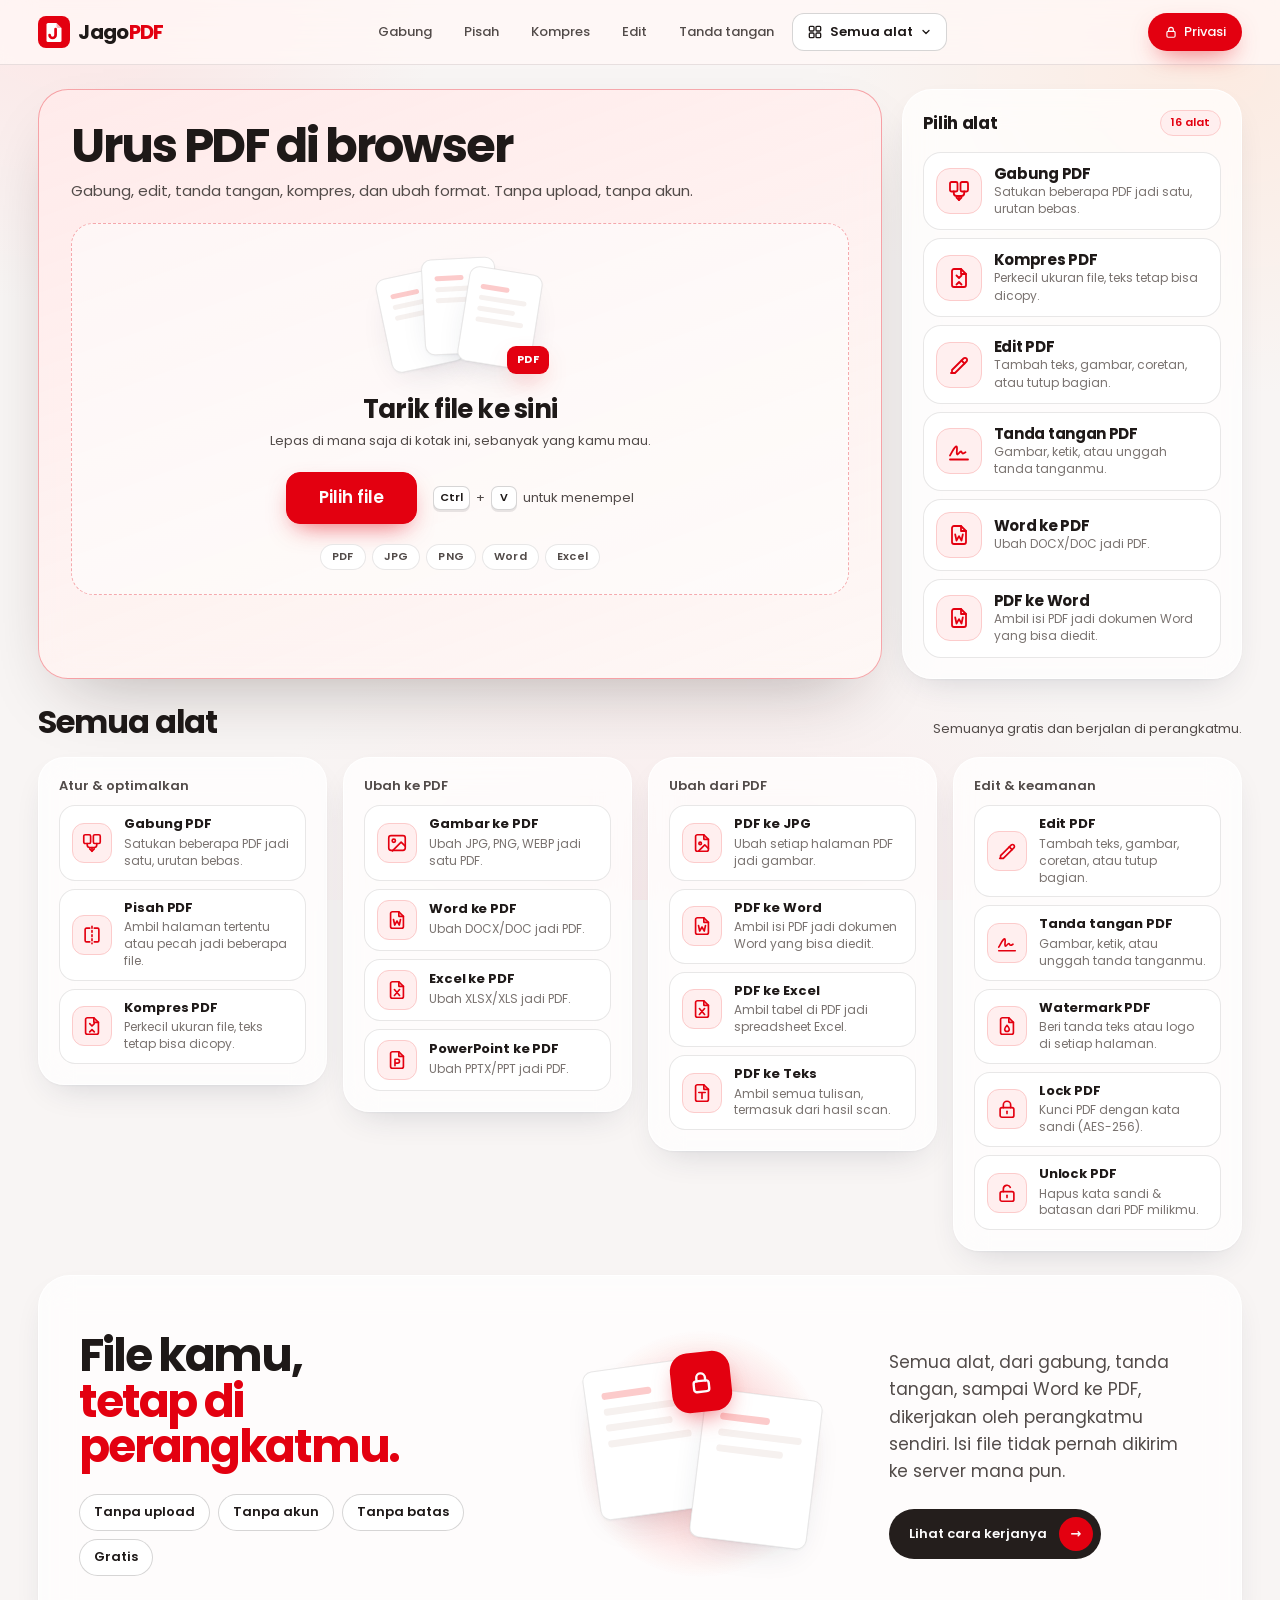
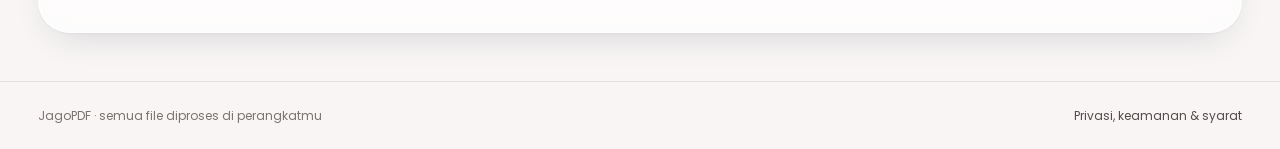
<file: office/index.html>
<!DOCTYPE html>
<html lang="id">
<head>
<meta charset="utf-8">
<meta http-equiv="Content-Security-Policy" content="default-src 'self'; script-src 'self' 'wasm-unsafe-eval' 'unsafe-inline' https://pagead2.googlesyndication.com https://*.googlesyndication.com https://*.googleadservices.com https://*.google.com https://adservice.google.com; style-src 'self' 'unsafe-inline'; img-src 'self' data: blob: https:; font-src 'self' data:; connect-src 'self' https://pagead2.googlesyndication.com https://*.googlesyndication.com https://*.google.com https://*.doubleclick.net https://*.googleadservices.com; frame-src https://googleads.g.doubleclick.net https://tpc.googlesyndication.com https://www.google.com https://*.googlesyndication.com; worker-src 'self' blob:; object-src 'none'; base-uri 'none'; form-action 'none'">
<meta name="referrer" content="no-referrer">
<meta name="viewport" content="width=device-width, initial-scale=1">
<title>JagoPDF — Alat PDF Gratis di Browser</title>
<meta name="description" content="JagoPDF: gabung, pisah, kompres, edit, tanda tangan, kunci PDF, serta ubah Word & Excel ke PDF. Gratis, file diproses di perangkatmu.">
<link rel="icon" href="data:image/svg+xml,%3Csvg xmlns="http://www.w3.org/2000/svg" viewBox="0 0 32 32"%3E%3Crect width="32" height="32" rx="8" fill="%23c53a2f"/%3E%3Cpath d="M10 7h8.5l5 5v12.5a1.5 1.5 0 0 1-1.5 1.5H10a1.5 1.5 0 0 1-1.5-1.5v-16A1.5 1.5 0 0 1 10 7z" fill="%23fff"/%3E%3Cpath d="M18.5 7v3.5a1.5 1.5 0 0 0 1.5 1.5h3.5z" fill="%23c53a2f" opacity=".3"/%3E%3Cpath d="M17.6 13v6a3 3 0 0 1-6 0" fill="none" stroke="%23c53a2f" stroke-width="2.7" stroke-linecap="round"/%3E%3C/svg%3E">
<link rel="stylesheet" href="/lib/fonts.css">
<script src="/lib/pdf-lib.min.js"></script>
<script src="/lib/pdf.min.js"></script>
<script src="/lib/pdf.worker.min.js"></script>
<script src="/lib/jszip.min.js"></script>
<style>
/* Hallmark · redesign (study: dinorexpdf.com DNA — warm paper, pink cloud wash, glass cards, bright red with glow) · genre: modern-minimal
 * paper #f7f5f4-ish · accent oklch(57.5% 0.235 28) bright red · type: Poppins (user-chosen), heavy display weight, tight tracking
 * own copy, own illustrations; no italic headers
 * pre-emit critique: P4 H5 E4 S4 R4 V4
 */
:root{
  --color-paper: oklch(97.2% 0.004 45);
  --color-panel: oklch(100% 0 0);
  --color-sunk: oklch(96.2% 0.006 40);
  --color-ink: oklch(22% 0.008 40);
  --color-ink-2: oklch(42% 0.01 40);
  --color-ink-3: oklch(56% 0.01 40);
  --color-rule: oklch(22% 0.008 40 / 0.1);
  --color-rule-strong: oklch(22% 0.008 40 / 0.18);
  --color-accent: oklch(57.5% 0.235 28);
  --color-accent-hover: oklch(50% 0.205 28);
  --color-accent-ink: oklch(99% 0 0);
  --color-accent-wash: oklch(96.4% 0.018 18);
  --color-ok: oklch(48% 0.12 155);
  --color-ok-wash: oklch(95.5% 0.035 155);
  --color-warn: oklch(47% 0.1 75);
  --color-warn-wash: oklch(96.5% 0.04 85);
  --color-err: oklch(50% 0.19 27);
  --color-scrim: oklch(97.2% 0.004 45 / 0.7);
  --color-thumb-shadow: oklch(23% 0.012 30 / 0.07);
  --color-glass: oklch(100% 0 0 / 0.72);
  --color-glass-2: oklch(100% 0 0 / 0.5);
  --color-glass-edge: oklch(100% 0 0 / 0.85);
  --color-accent-soft: oklch(88.5% 0.055 18);
  --color-accent-line: oklch(57.5% 0.235 28 / 0.32);
  --color-tint-1: oklch(95.6% 0.026 18 / 0.92);
  --color-tint-2: oklch(98.4% 0.008 40 / 0.78);
  --color-cloud-1: oklch(91.5% 0.045 18 / 0.6);
  --color-cloud-2: oklch(93.5% 0.04 50 / 0.55);
  --color-cloud-3: oklch(92.5% 0.035 12 / 0.45);
  --color-orb-1: oklch(78% 0.12 20 / 0.75);
  --color-orb-2: oklch(90% 0.05 25 / 0);
  --color-dark: oklch(24% 0.01 30);
  --shadow-card: 0 1px 2px oklch(30% 0.04 270 / 0.04), 0 14px 36px -16px oklch(30% 0.05 270 / 0.2);
  --shadow-lift: 0 30px 70px -30px oklch(20% 0.03 30 / 0.32);
  --shadow-glow: 0 10px 26px -10px oklch(57.5% 0.235 28 / 0.7);
  --blur: blur(16px) saturate(1.25);


  --font-sans: "Poppins", ui-sans-serif, system-ui, -apple-system, "Segoe UI", sans-serif;
  --font-mono: var(--font-sans);   /* satu keluarga font saja */

  --text-xs: 0.75rem; --text-sm: 0.8125rem; --text-base: 0.9375rem; --text-md: 1.0625rem;
  --text-lg: 1.25rem; --text-xl: 1.625rem; --text-display: clamp(1.75rem, 1.1rem + 2.6vw, 2.75rem);

  --space-1: 4px; --space-2: 8px; --space-3: 12px; --space-4: 16px; --space-5: 20px;
  --space-6: 24px; --space-8: 32px; --space-10: 40px; --space-12: 48px; --space-16: 64px;

  --radius-sm: 8px; --radius: 10px; --radius-lg: 22px;
  --rule: 1px solid var(--color-rule);
  --rule-strong: 1px solid var(--color-rule-strong);

  --ease-out: cubic-bezier(.2,.7,.2,1); --ease-in: cubic-bezier(.5,0,.75,0); --ease-in-out: cubic-bezier(.6,0,.3,1);
  --dur-fast: 120ms; --dur: 180ms;
  --wrap: 1440px;
}
*{box-sizing:border-box}
html,body{margin:0;overflow-x:clip}
body{font-family:var(--font-sans);font-size:var(--text-base);line-height:1.6;font-variant-numeric:tabular-nums;background:var(--color-paper);color:var(--color-ink);-webkit-font-smoothing:antialiased;text-rendering:optimizeLegibility}
h1,h2,h3,h4{font-style:normal;margin:0;line-height:1.2;overflow-wrap:anywhere;min-width:0}
button{font:inherit;color:inherit;cursor:pointer}
a{color:inherit}
.mono{font-variant-numeric:tabular-nums}
.muted{color:var(--color-ink-2)}
.wrap{max-width:var(--wrap);margin:0 auto;padding:0 clamp(var(--space-5), 3vw, var(--space-10))}
:focus-visible{outline:2px solid var(--color-accent);outline-offset:2px}
input[type=file]{display:none}

/* ---------- top bar ---------- */
header.top{position:sticky;top:0;z-index:20;background:var(--color-paper);border-bottom:var(--rule)}
header.top .wrap{display:flex;align-items:center;gap:var(--space-6);height:56px}
.logo{display:flex;align-items:center;gap:var(--space-2);text-decoration:none;font-weight:600;font-size:var(--text-md);letter-spacing:-.01em;flex:none}
.logo .mark{display:block;width:28px;height:28px;color:var(--color-accent);flex:none}
.logo .mark svg{display:block}
.logo .wm{font-size:1.125rem;font-weight:700;letter-spacing:-.02em}
.logo .ku{color:var(--color-accent)}
nav.tools-nav{display:flex;gap:2px;overflow-x:auto;scrollbar-width:none;flex:1;min-width:0}
nav.tools-nav::-webkit-scrollbar{display:none}
nav.tools-nav a{white-space:nowrap;text-decoration:none;font-size:var(--text-sm);font-weight:500;color:var(--color-ink-2);padding:6px 10px;border-radius:var(--radius-sm);transition:background var(--dur-fast) var(--ease-out),color var(--dur-fast) var(--ease-out)}
nav.tools-nav a:hover{color:var(--color-ink);background:var(--color-sunk)}
nav.tools-nav a.on,nav.tools-nav a.on:hover{color:var(--color-accent-ink);background:var(--color-accent)}
.top-priv{flex:none;font-size:var(--text-sm);font-weight:500;color:var(--color-accent-ink);background:var(--color-accent);text-decoration:none;white-space:nowrap;display:flex;align-items:center;gap:6px;padding:6px 12px;border-radius:var(--radius-sm);transition:background var(--dur-fast) var(--ease-out)}
.top-priv:hover{background:var(--color-accent-hover)}
@media (max-width:720px){ .top-priv span{display:none} header.top .wrap{gap:var(--space-3)} }

/* ---------- views ---------- */
.view{display:none;padding:var(--space-8) 0 var(--space-12)}
.view.on{display:block}

/* ---------- home: intake panel ---------- */
.intake{background:var(--color-panel);border:var(--rule);border-radius:20px;transition:border-color var(--dur) var(--ease-out),background var(--dur) var(--ease-out)}
.intake-zone{padding:var(--space-12) var(--space-8);display:flex;flex-direction:column;align-items:center;text-align:center;gap:var(--space-6);transition:background var(--dur) var(--ease-out),border-color var(--dur) var(--ease-out)}
.intake.over{border-color:var(--color-accent);background:var(--color-accent-wash)}
.intake h1{font-size:var(--text-display);font-weight:600;letter-spacing:-.03em;line-height:1.12;max-width:20ch;margin:0 auto;text-wrap:balance}
.intake .lede,.view-head p{text-wrap:pretty}
.intake .lede{margin:var(--space-3) auto 0;color:var(--color-ink-2);font-size:var(--text-md);max-width:48ch}
.intake-act{display:flex;flex-direction:column;align-items:center;gap:var(--space-3)}
.intake-act .formats{font-size:var(--text-sm);color:var(--color-ink-3)}
.intake-result{display:none;padding:var(--space-6) var(--space-6) var(--space-5)}
.intake.has-files .intake-zone{display:none}
.intake.has-files .intake-result{display:block}
.ir-head{display:flex;justify-content:space-between;align-items:baseline;gap:var(--space-4);flex-wrap:wrap;margin-bottom:var(--space-4)}
.ir-head h2{font-size:var(--text-lg);font-weight:600}
.ir-files{list-style:none;margin:0 0 var(--space-5);padding:0;border-top:var(--rule)}
.ir-files li{display:grid;grid-template-columns:auto minmax(0,1fr) auto;gap:var(--space-3);align-items:center;padding:10px 0;border-bottom:var(--rule);font-size:var(--text-sm)}
.ir-files .nm{white-space:nowrap;overflow:hidden;text-overflow:ellipsis}
.ir-files .sz{font-family:var(--font-mono);color:var(--color-ink-3);font-size:var(--text-xs)}
.ir-files .skip .nm{color:var(--color-ink-3);text-decoration:line-through}
.ext{font-family:var(--font-mono);font-size:10.5px;font-weight:500;letter-spacing:.04em;padding:2px 6px;border-radius:3px;background:var(--color-sunk);color:var(--color-ink-2);border:var(--rule);text-transform:uppercase}
.ir-q{font-weight:600;margin:0 0 var(--space-3)}
.ir-actions{display:flex;flex-wrap:wrap;gap:var(--space-2)}

/* ---------- buttons ---------- */
.btn{display:inline-flex;align-items:center;justify-content:center;gap:var(--space-2);height:42px;padding:0 var(--space-5);border-radius:999px;border:1px solid var(--color-rule-strong);background:var(--color-panel);font-weight:500;font-size:var(--text-base);white-space:nowrap;text-decoration:none;transition:background var(--dur-fast) var(--ease-out),border-color var(--dur-fast) var(--ease-out),color var(--dur-fast) var(--ease-out)}
.btn:hover{border-color:var(--color-ink-3);background:var(--color-sunk)}
.btn:active{transform:translateY(1px)}
.btn-primary,.go,.big{background:var(--color-accent);border-color:var(--color-accent);color:var(--color-accent-ink)}
.btn-primary:hover,.go:hover:not(:disabled),.big:hover{background:var(--color-accent-hover);border-color:var(--color-accent-hover)}
.btn-lg,.big{height:48px;padding:0 var(--space-6);font-size:var(--text-md);font-weight:600}
.ghost{display:inline-flex;align-items:center;justify-content:center;height:36px;padding:0 var(--space-4);border:1px solid var(--color-rule-strong);background:var(--color-panel);border-radius:999px;font-size:var(--text-sm);font-weight:500;white-space:nowrap;text-decoration:none;transition:background var(--dur-fast) var(--ease-out),border-color var(--dur-fast) var(--ease-out)}
.ghost:hover{background:var(--color-sunk);border-color:var(--color-ink-3)}
.big{display:inline-flex;align-items:center;gap:var(--space-2);border-radius:999px;border:1px solid var(--color-accent);transition:background var(--dur-fast) var(--ease-out)}
.go{width:100%;height:48px;border-radius:999px;border:1px solid var(--color-accent);font-weight:600;font-size:var(--text-md);transition:background var(--dur-fast) var(--ease-out)}
.go:active:not(:disabled){transform:translateY(1px)}
.go:disabled{background:var(--color-sunk);border-color:var(--color-rule);color:var(--color-ink-3);cursor:not-allowed}

/* ---------- home: tool index ---------- */
.sec-head{display:flex;justify-content:space-between;align-items:baseline;gap:var(--space-4);margin:var(--space-8) 0 var(--space-3);flex-wrap:wrap}
.sec-head h2{font-size:var(--text-lg);font-weight:600;letter-spacing:-.01em}
.sec-head p{margin:0;color:var(--color-ink-3);font-size:var(--text-sm)}
.grid{display:grid;grid-template-columns:repeat(var(--cols,5),minmax(0,1fr));gap:var(--space-3)}
@media (max-width:900px){ .grid{grid-template-columns:repeat(2,minmax(0,1fr))} .grid .tool-card:last-child:nth-child(odd){grid-column:span 2} }
@media (max-width:560px){
  nav.tools-nav{display:none} .top-priv{margin-left:auto}
  .grid{grid-template-columns:repeat(2,minmax(0,1fr));gap:var(--space-3)}
  .tool-card{padding:var(--space-4);gap:0;border-radius:12px}
  .tool-card .ic{width:44px;height:44px;border-radius:12px;margin-bottom:var(--space-3)}
  .tool-card .ic svg{width:24px;height:24px}
  .tool-card h3{font-size:var(--text-base);flex-wrap:wrap;row-gap:4px}
  .tool-card p,.tool-card .sig,.tool-card .go-arrow{display:none}
}
.tool-card{position:relative;display:flex;flex-direction:column;gap:var(--space-1);padding:var(--space-5);background:var(--color-panel);border:var(--rule);border-radius:16px;text-decoration:none;transition:border-color var(--dur) var(--ease-out),background var(--dur) var(--ease-out)}
.tool-card:hover{border-color:var(--color-accent)}
.tool-card:active{background:var(--color-sunk)}
.ic{width:44px;height:44px;border-radius:12px;display:grid;place-items:center;flex:none;color:var(--color-accent);background:var(--color-accent-wash)}
.ic svg{width:24px;height:24px}
.tool-card .ic{margin-bottom:var(--space-3)}
.tool-card h3{font-size:var(--text-md);font-weight:600;letter-spacing:-.015em;display:flex;align-items:center;gap:var(--space-2)}
.tool-card p{margin:0;color:var(--color-ink-2);font-size:var(--text-sm);line-height:1.5}
.tool-card .sig{font-family:var(--font-mono);font-size:var(--text-xs);color:var(--color-ink-3);margin-top:auto;padding-top:var(--space-4)}
.tool-card .go-arrow{position:absolute;top:var(--space-6);right:var(--space-6);color:var(--tone);opacity:0;transform:translateX(-4px);transition:opacity var(--dur-fast) var(--ease-out),transform var(--dur-fast) var(--ease-out)}
.tool-card:hover .go-arrow{opacity:1;transform:none}
.view-head .ic{width:48px;height:48px;border-radius:13px}
.view-head .vh{display:flex;align-items:center;gap:var(--space-4)}
.mk{display:inline-block;font-family:var(--font-mono);font-size:10.5px;font-weight:500;letter-spacing:.04em;text-transform:uppercase;padding:1px 6px;border-radius:3px;background:var(--color-ok-wash);color:var(--color-ok);vertical-align:2px}
.mk.mk-srv{background:var(--color-accent-wash);color:var(--color-accent)}

/* ---------- home: facts ---------- */
.assure{display:flex;align-items:center;justify-content:center;gap:var(--space-2);flex-wrap:wrap;text-align:center;margin:var(--space-8) 0 0;color:var(--color-ink-2);font-size:var(--text-sm)}
.assure svg{color:var(--color-accent);flex:none}
.assure a{color:var(--color-accent);font-weight:500;text-decoration:none}
.assure a:hover{text-decoration:underline;text-underline-offset:3px}
.facts{display:grid;grid-template-columns:repeat(3,minmax(0,1fr));gap:var(--space-8);margin-top:var(--space-12);padding-top:var(--space-8);border-top:var(--rule)}
@media (max-width:720px){ .facts{grid-template-columns:minmax(0,1fr);gap:var(--space-5)} }
.facts h3{font-size:var(--text-base);font-weight:600;margin-bottom:var(--space-1)}
.facts p{margin:0;color:var(--color-ink-2);font-size:var(--text-sm)}
.facts a{color:var(--color-accent);font-weight:500;text-decoration:none}
.facts a:hover{text-decoration:underline;text-underline-offset:3px}

/* ---------- tool pages ---------- */
.back{display:inline-flex;align-items:center;gap:6px;color:var(--color-ink-2);text-decoration:none;font-size:var(--text-sm);margin-bottom:var(--space-4)}
.back:hover{color:var(--color-ink)}
.view-head{margin-bottom:var(--space-5);display:flex;justify-content:space-between;align-items:flex-end;gap:var(--space-4);flex-wrap:wrap}
.view-head h2{font-size:var(--text-xl);font-weight:600;letter-spacing:-.02em}
.view-head p{margin:var(--space-1) 0 0;color:var(--color-ink-2);max-width:60ch}
.drop{background:var(--color-panel);border:var(--rule);border-radius:20px;transition:border-color var(--dur) var(--ease-out),background var(--dur) var(--ease-out)}
.drop-in{padding:var(--space-10) var(--space-6);display:flex;flex-direction:column;align-items:center;text-align:center;gap:var(--space-3);transition:background var(--dur) var(--ease-out),border-color var(--dur) var(--ease-out)}
.drop.over{border-color:var(--color-accent);background:var(--color-accent-wash)}
.drop small{display:block;color:var(--color-ink-3);font-size:var(--text-sm)}
.drop small.lock,.drop small.cloud{font-size:var(--text-xs);color:var(--color-ink-3)}
.drop small a{color:var(--color-ink-2)}

.work{display:none;gap:var(--space-4);grid-template-columns:minmax(0,1fr) 340px;align-items:start}
.work.on{display:grid}
@media (max-width:880px){ .work.on{grid-template-columns:minmax(0,1fr)} }
.panel{background:var(--color-panel);border:var(--rule);border-radius:16px;padding:var(--space-6)}
.panel h4{font-size:var(--text-base);font-weight:600;margin:0 0 var(--space-3)}
.side{position:sticky;top:72px}
@media (max-width:880px){ .side{position:static} }
.row{display:flex;align-items:center;justify-content:space-between;gap:var(--space-3);flex-wrap:wrap;margin-bottom:var(--space-4)}
.row h4{margin:0;font-size:var(--text-sm);font-weight:600;color:var(--color-ink-2)}
.row h4 .muted{font-weight:400;color:var(--color-ink-3)}

.opt{margin-bottom:var(--space-5)}
.opt label.t,.lbl{display:block;font-size:var(--text-sm);font-weight:600;color:var(--color-ink);margin-bottom:var(--space-2)}
.seg{display:grid;gap:0;border:var(--rule-strong);border-radius:12px;overflow:hidden;background:var(--color-panel)}
.seg button{position:relative;border:0;border-bottom:var(--rule);background:transparent;padding:10px 12px 10px 36px;text-align:left;font-size:var(--text-sm);font-weight:500;transition:background var(--dur-fast) var(--ease-out)}
.seg button:last-child{border-bottom:0}
.seg button::before{content:"";position:absolute;left:12px;top:13px;width:14px;height:14px;border-radius:50%;border:1.5px solid var(--color-rule-strong);background:var(--color-panel);box-sizing:border-box}
.seg button.on::before{border:4.5px solid var(--color-accent)}
.seg button:hover{background:var(--color-sunk)}
.seg button.on{background:var(--color-accent-wash)}
.seg button small{display:block;font-weight:400;color:var(--color-ink-2);font-size:var(--text-xs);margin-top:2px;line-height:1.4}
.seg.cols2,.seg.cols3{display:flex;padding:3px;gap:3px;background:var(--color-sunk);border:var(--rule);border-radius:999px}
.seg.cols2 button,.seg.cols3 button{flex:1;min-width:0;border:0;border-radius:999px;padding:7px 6px;text-align:center;white-space:nowrap}
.seg.cols2 button::before,.seg.cols3 button::before{display:none}
.seg.cols2 button.on,.seg.cols3 button.on{background:var(--color-panel);box-shadow:0 0 0 1px var(--color-rule-strong);color:var(--color-ink)}
.seg.cols2 button:hover:not(.on),.seg.cols3 button:hover:not(.on){background:transparent;color:var(--color-ink)}
.field{width:100%;height:42px;border:var(--rule-strong);border-radius:12px;padding:0 var(--space-4);font:inherit;font-size:var(--text-sm);background:var(--color-panel);color:var(--color-ink)}
.field:focus{outline:none;border-color:var(--color-accent);box-shadow:0 0 0 3px var(--color-accent-wash)}
.hint{font-size:var(--text-xs);color:var(--color-ink-3);margin:var(--space-2) 0 0;line-height:1.5}
.hint.err{color:var(--color-err)}
.note{background:var(--color-warn-wash);border-left:2px solid var(--color-warn);color:var(--color-ink-2);padding:var(--space-2) var(--space-3);font-size:var(--text-xs);margin-top:var(--space-3);line-height:1.5;border-radius:0 var(--radius-sm) var(--radius-sm) 0}
.note.cloudnote{background:var(--color-accent-wash);border-left-color:var(--color-accent)}

/* file tiles */
.files{display:grid;grid-template-columns:repeat(auto-fill,minmax(150px,1fr));gap:var(--space-3)}
.fitem{position:relative;background:var(--color-sunk);border:var(--rule);border-radius:12px;padding:var(--space-2) var(--space-2) var(--space-3);display:flex;flex-direction:column;align-items:center;gap:6px;cursor:grab;user-select:none;transition:border-color var(--dur-fast) var(--ease-out)}
.fitem.dragging{opacity:.4}
.fitem.drop-target{border-color:var(--color-accent);box-shadow:0 0 0 1px var(--color-accent)}
.fitem .thumb{width:100%;aspect-ratio:3/4;background:var(--color-panel);border-radius:3px;display:grid;place-items:center;overflow:hidden;box-shadow:0 1px 2px var(--color-thumb-shadow)}
.fitem .thumb canvas,.fitem .thumb img{max-width:100%;max-height:100%;display:block}
.fitem .nm{font-size:var(--text-xs);font-weight:500;width:100%;text-align:center;white-space:nowrap;overflow:hidden;text-overflow:ellipsis}
.fitem .meta{font-family:var(--font-mono);font-size:10.5px;color:var(--color-ink-3);margin-top:-4px}
.fitem .acts{position:absolute;top:6px;right:6px;z-index:3;display:flex;gap:4px;opacity:0;transition:opacity var(--dur-fast) var(--ease-out)}
.fitem:hover .acts,.fitem:focus-within .acts{opacity:1}
@media (hover:none){ .fitem .acts{opacity:1} }
.fitem .acts button{width:30px;height:30px;box-shadow:0 1px 2px var(--color-thumb-shadow);border-radius:var(--radius-sm);border:var(--rule-strong);background:var(--color-panel);color:var(--color-ink);display:grid;place-items:center;padding:0}
.fitem .acts button:hover{border-color:var(--color-ink-3)}
.fitem .idx{position:absolute;top:6px;left:6px;z-index:3;font-family:var(--font-mono);background:var(--color-ink);color:var(--color-paper);font-size:10.5px;font-weight:500;border-radius:3px;padding:1px 6px}

/* page grid */
.pages{display:grid;grid-template-columns:repeat(auto-fill,minmax(136px,1fr));gap:var(--space-3);max-height:620px;overflow:auto;padding:2px}
.pg{position:relative;border:var(--rule);border-radius:12px;padding:6px 6px 4px;background:var(--color-sunk);cursor:pointer;text-align:center;transition:border-color var(--dur-fast) var(--ease-out)}
.pg .thumb{aspect-ratio:3/4;background:var(--color-panel);border-radius:3px;display:grid;place-items:center;overflow:hidden;box-shadow:0 1px 2px var(--color-thumb-shadow)}
.pg .thumb canvas{max-width:100%;max-height:100%}
.pg span{font-family:var(--font-mono);font-size:var(--text-xs);color:var(--color-ink-3)}
.pg:hover{border-color:var(--color-rule-strong)}
.pg.sel{border-color:var(--color-accent);box-shadow:0 0 0 1px var(--color-accent);background:var(--color-accent-wash)}
.pg.sel span{color:var(--color-accent);font-weight:500}
.pg.sel::after{content:"";position:absolute;top:10px;left:10px;z-index:3;width:16px;height:16px;border-radius:3px;background:var(--color-accent) url("data:image/svg+xml,%3Csvg xmlns='http://www.w3.org/2000/svg' viewBox='0 0 16 16'%3E%3Cpath d='M4 8.5l2.5 2.5L12 5.5' fill='none' stroke='white' stroke-width='2'/%3E%3C/svg%3E") center/12px no-repeat}
.pages.nosel .pg{cursor:default}
.pages.nosel .pg.sel{border-color:var(--color-rule);box-shadow:none;background:var(--color-sunk)}
.pages.nosel .pg.sel span{color:var(--color-ink-3);font-weight:400}
.pages.nosel .pg.sel::after{display:none}

/* office rows */
.orow{display:grid;grid-template-columns:auto minmax(0,1fr) auto auto;align-items:center;gap:var(--space-3);padding:10px 0;border-bottom:var(--rule)}
.orow .nm b{display:block;white-space:nowrap;overflow:hidden;text-overflow:ellipsis;font-size:var(--text-sm);font-weight:500}
.orow .nm span{font-family:var(--font-mono);font-size:var(--text-xs);color:var(--color-ink-3)}
.orow .ext{background:var(--color-sunk)!important;color:var(--color-ink-2)}
.orow .st{font-family:var(--font-mono);font-size:var(--text-xs);color:var(--color-ink-3)}
.orow .st.ok{color:var(--color-ok)}.orow .st.err{color:var(--color-err)}
.orow button{border:0;background:transparent;color:var(--color-ink-3);width:28px;height:28px;border-radius:var(--radius-sm);display:grid;place-items:center}
.orow button:hover{background:var(--color-sunk);color:var(--color-ink)}

/* putar: tombol di tiap kartu + tombol putar semua */
.tw{position:relative;width:100%}
.fitem .thumb,.pg .thumb{position:relative;display:block;aspect-ratio:1/1;overflow:hidden;background:transparent;box-shadow:none}
.rmedia{position:absolute;top:50%;left:50%;max-width:none!important;max-height:none!important;transform:translate(-50%,-50%);background:var(--color-panel);box-shadow:0 1px 3px var(--color-thumb-shadow);transition:transform var(--dur) var(--ease-out)}
.rotbtn{position:absolute;right:4px;bottom:4px;z-index:2;width:28px;height:28px;border-radius:var(--radius-sm);border:var(--rule-strong);background:var(--color-panel);color:var(--color-ink);display:grid;place-items:center;padding:0;box-shadow:0 1px 2px var(--color-thumb-shadow);transition:border-color var(--dur-fast) var(--ease-out),color var(--dur-fast) var(--ease-out)}
.rotbtn:hover{border-color:var(--color-accent);color:var(--color-accent)}
.rotbtn:active{transform:translateY(1px)}
.tw .rdeg{position:absolute;left:4px;bottom:4px;z-index:2;font-family:var(--font-mono);font-size:10.5px;font-weight:500;color:var(--color-accent-ink)!important;line-height:1.5;background:var(--color-accent);border-radius:3px;padding:1px 5px;pointer-events:none}
.tw .rdeg:empty{display:none}
.rot-all{display:grid;grid-template-columns:repeat(2,minmax(0,1fr));gap:var(--space-2)}
.rot-all .ghost{gap:6px;height:36px}
/* pisah: penyusun rentang */
.rrow{display:grid;grid-template-columns:auto minmax(0,1fr) auto;align-items:center;gap:var(--space-2);padding:8px 8px 8px 10px;border:var(--rule);border-radius:12px;margin-bottom:6px;cursor:pointer;background:var(--color-panel);transition:border-color var(--dur-fast) var(--ease-out),background var(--dur-fast) var(--ease-out)}
.rrow:hover{border-color:var(--color-rule-strong)}
.rrow.on{border-color:var(--color-accent);background:var(--color-accent-wash)}
.rnum{width:22px;height:22px;border-radius:50%;background:var(--color-sunk);color:var(--color-ink-2);font-size:11px;font-weight:600;display:grid;place-items:center}
.rrow.on .rnum{background:var(--color-accent);color:var(--color-accent-ink)}
.rfields{display:flex;align-items:center;justify-content:center;gap:6px;min-width:0}
.rfields .to{font-size:var(--text-xs);color:var(--color-ink-3)}
.stp{display:flex;align-items:center;border:var(--rule-strong);border-radius:999px;background:var(--color-panel);overflow:hidden}
.stp button{width:26px;height:30px;border:0;background:transparent;color:var(--color-ink);font-size:16px;line-height:1;padding:0;transition:background var(--dur-fast) var(--ease-out),color var(--dur-fast) var(--ease-out)}
.stp button:hover{background:var(--color-sunk);color:var(--color-accent)}
.stp button:disabled{color:var(--color-rule-strong);background:transparent;cursor:default}
.stp input{width:32px;border:0;text-align:center;font:inherit;font-size:var(--text-sm);font-weight:600;background:transparent;color:var(--color-ink);padding:0}
.stp input:focus{outline:none;background:var(--color-accent-wash)}
.rdel{width:28px;height:28px;border:0;border-radius:var(--radius-sm);background:transparent;color:var(--color-ink-3);display:grid;place-items:center;padding:0}
.rdel:hover{background:var(--color-sunk);color:var(--color-err)}
.pg .rtag{font-style:normal;position:absolute;top:10px;left:10px;z-index:3;min-width:20px;height:20px;padding:0 6px;border-radius:999px;background:var(--color-accent);color:var(--color-accent-ink);font-size:11px;font-weight:600;display:grid;place-items:center;pointer-events:none}
.pg .rtag:empty{display:none}
.pg.inr{border-color:var(--color-accent);border-style:dashed}
.pg.inr .rtag{background:var(--color-panel);color:var(--color-accent);box-shadow:inset 0 0 0 1.5px var(--color-accent)}
.pages.rmode .pg.sel::after{display:none}
/* server availability */
.srv-off{display:none}
body.no-server .srv-only{display:none!important}
body:not(.no-server) .nosrv-only{display:none!important}
body.server-down .srv-off{display:block}
body.server-down [data-drop="office"]{opacity:.5;pointer-events:none}

/* ---------- overlay ---------- */
.overlay{position:fixed;inset:0;background:var(--color-scrim);z-index:50;display:none;place-items:center;padding:var(--space-5)}
.overlay.on{display:grid}
.ov-box{background:var(--color-panel);border:var(--rule);border-radius:20px;padding:var(--space-8) var(--space-6) var(--space-6);max-width:440px;width:100%;box-shadow:0 12px 40px var(--color-thumb-shadow)}
.ov-box h3{font-size:var(--text-lg);font-weight:600;letter-spacing:-.01em;margin-bottom:var(--space-2)}
.ov-box p{margin:0}
.ld{display:flex;align-items:center;gap:var(--space-3)}
.ld h3{margin:0;min-width:0;overflow:hidden;text-overflow:ellipsis;white-space:nowrap}
.spin{width:22px;height:22px;flex:none;border-radius:50%;border:2.5px solid var(--color-accent-wash);border-top-color:var(--color-accent);animation:spin .8s linear infinite}
@keyframes spin{to{transform:rotate(360deg)}}
.pct{font-size:2.75rem;font-weight:600;letter-spacing:-.03em;line-height:1;margin-top:var(--space-6);color:var(--color-ink);font-variant-numeric:tabular-nums}
.bar{height:6px;background:var(--color-sunk);border-radius:999px;overflow:hidden;margin:var(--space-4) 0 var(--space-3)}
.bar i{display:block;height:100%;width:0;background:var(--color-accent);border-radius:999px;transition:width var(--dur) var(--ease-out)}
#ov-msg{font-size:var(--text-xs);color:var(--color-ink-3);margin:0;overflow:hidden;text-overflow:ellipsis;white-space:nowrap}
.result-ic{width:36px;height:36px;border-radius:var(--radius);background:var(--color-ok-wash);color:var(--color-ok);display:grid;place-items:center;margin-bottom:var(--space-4)}
.result-ic svg{width:20px;height:20px}
.fname{font-family:var(--font-mono);font-size:var(--text-sm);word-break:break-all;color:var(--color-ink)}
.ov-box .fname + .muted{font-family:var(--font-mono);font-size:var(--text-xs)}
.cmp{display:flex;align-items:center;gap:var(--space-3);margin:var(--space-4) 0 0;font-family:var(--font-mono);font-size:var(--text-sm);flex-wrap:wrap}
.cmp .save{background:var(--color-ok-wash);color:var(--color-ok);border-radius:3px;padding:1px 8px;font-weight:500}
.ov-actions{display:grid;gap:var(--space-2);margin-top:var(--space-6)}
.ov-actions .ghost{height:40px;width:100%}
.toast{position:fixed;left:50%;bottom:var(--space-6);transform:translateX(-50%) translateY(8px);background:var(--color-ink);color:var(--color-paper);padding:10px 16px;border-radius:var(--radius);font-size:var(--text-sm);opacity:0;transition:opacity var(--dur) var(--ease-out),transform var(--dur) var(--ease-out);z-index:60;pointer-events:none;max-width:calc(100vw - 32px);text-align:center}
.toast.on{opacity:1;transform:translateX(-50%)}

/* ---------- legal ---------- */
.lgrid{display:grid;grid-template-columns:repeat(2,minmax(0,1fr));gap:var(--space-4);align-items:start}
.lcol{display:flex;flex-direction:column;gap:var(--space-4);min-width:0}
@media (max-width:860px){ .lgrid{grid-template-columns:minmax(0,1fr)} }
.legal .panel{padding:var(--space-6) var(--space-8);margin:0}
.legal h3{font-size:var(--text-md);font-weight:600;margin-bottom:var(--space-3)}
.legal p,.legal li{color:var(--color-ink-2);font-size:var(--text-base);line-height:1.65}
.legal p{margin:0 0 var(--space-3)}
.legal ul,.legal ol{padding-left:20px;margin:var(--space-2) 0 var(--space-3)}
.legal li{margin:6px 0}
.legal b{color:var(--color-ink);font-weight:600}
.legal .tldr{background:var(--color-accent);border:0;border-radius:var(--radius-lg);padding:var(--space-5) var(--space-6);margin-bottom:var(--space-4)}
.legal .tldr h3,.legal .tldr li,.legal .tldr b{color:var(--color-accent-ink)}
.legal .tldr li::marker{color:var(--color-accent-ink)}
.legal .tldr a{color:var(--color-accent-ink);text-decoration:underline}
.legal code{font-family:var(--font-mono);background:var(--color-sunk);border:var(--rule);border-radius:3px;padding:0 5px;font-size:var(--text-sm)}
.legal a{color:var(--color-accent)}
.legal .eff{font-family:var(--font-mono);color:var(--color-ink-3);font-size:var(--text-xs);margin-top:var(--space-5)}

footer{border-top:var(--rule);padding:var(--space-6) 0;color:var(--color-ink-3);font-size:var(--text-xs)}
footer .wrap{display:flex;justify-content:space-between;gap:var(--space-4);flex-wrap:wrap}
footer a{color:var(--color-ink-2);text-decoration:none;white-space:nowrap}
footer a:hover{color:var(--color-ink);text-decoration:underline;text-underline-offset:3px}

@media (max-width:720px){
  .view{padding:var(--space-6) 0 var(--space-12)}
  .intake-zone{padding:var(--space-10) var(--space-5);gap:var(--space-6)}
  .intake-result{padding:var(--space-4) var(--space-3)}
  .drop-in{padding:var(--space-8) var(--space-4)}
  .tool-card{padding:var(--space-5)}
  .pages{grid-template-columns:repeat(auto-fill,minmax(84px,1fr));max-height:420px}
  .files{grid-template-columns:repeat(auto-fill,minmax(110px,1fr))}
  .ir-actions .btn{flex:1 1 100%}
  .grid{grid-template-columns:repeat(2,minmax(0,1fr))}
  .grid .tool-card:last-child:nth-child(odd){grid-column:span 2}
}

/* ======================================================================
   SKIN · glass cards, pink cloud wash, red glow (overrides above)
   ====================================================================== */
body{background:
  radial-gradient(42vw 40vw at 6% -6%, var(--color-cloud-1), transparent 70%),
  radial-gradient(46vw 36vw at 96% 8%, var(--color-cloud-2), transparent 70%),
  radial-gradient(56vw 44vw at 55% 108%, var(--color-cloud-3), transparent 70%),
  var(--color-paper);background-attachment:fixed}
header.top{background:var(--color-tint-2);-webkit-backdrop-filter:var(--blur);backdrop-filter:var(--blur);border-bottom:1px solid var(--color-rule)}
header.top .wrap{height:64px}
.logo .wm{font-size:1.25rem;font-weight:700;letter-spacing:-.035em}
.logo .mark,.logo .mark svg{width:32px;height:32px}
nav.tools-nav{justify-content:center;gap:4px}
nav.tools-nav a{padding:8px 14px;border-radius:12px}
nav.tools-nav a.on,nav.tools-nav a.on:hover{box-shadow:var(--shadow-glow)}
.top-priv{padding:9px 16px;border-radius:999px;box-shadow:var(--shadow-glow)}

.panel,.drop,.tool-card,.legal .panel,.ov-box,.tools-side,.statement{background:var(--color-glass);-webkit-backdrop-filter:var(--blur);backdrop-filter:var(--blur);border:1px solid var(--color-glass-edge);box-shadow:var(--shadow-card)}
.panel,.legal .panel{border-radius:24px}
.drop{border-radius:28px;padding:var(--space-4)}
.drop-in{border:1.5px dashed var(--color-accent-line);border-radius:20px;background:var(--color-glass-2);padding:var(--space-12) var(--space-6)}
.drop.over .drop-in{border-style:solid;border-color:var(--color-accent);background:var(--color-accent-wash)}
.drop.over{background:var(--color-glass)}

/* buttons */
.big,.go,.btn-primary{border-radius:14px;font-weight:600;box-shadow:var(--shadow-glow)}
.big{height:52px;padding:0 var(--space-8)}
.go{height:52px}
.go:disabled{box-shadow:none}
.big:active,.go:active:not(:disabled){transform:translateY(1px)}
.btn,.ghost{border-radius:12px;background:var(--color-panel);border-color:var(--color-rule-strong);box-shadow:0 1px 2px var(--color-thumb-shadow)}
.btn.btn-primary{background:var(--color-accent);border-color:var(--color-accent);color:var(--color-accent-ink);box-shadow:var(--shadow-glow)}
.btn.btn-primary:hover{background:var(--color-accent-hover);border-color:var(--color-accent-hover)}
.ghost{height:38px}
.seg{border-radius:16px}
.seg.cols2,.seg.cols3{border-radius:14px}
.seg.cols2 button,.seg.cols3 button{border-radius:11px}
.field{border-radius:12px}
.paste{display:inline-flex;align-items:center;gap:6px;font-size:var(--text-sm);color:var(--color-ink-2);white-space:nowrap}
kbd{font:inherit;font-size:11px;font-weight:600;min-width:26px;height:24px;padding:0 6px;display:inline-grid;place-items:center;border-radius:7px;background:var(--color-panel);border:1px solid var(--color-rule-strong);box-shadow:0 2px 0 var(--color-rule);color:var(--color-ink)}

/* headings */
.view-head h2{font-size:clamp(1.75rem,1.3rem + 1.4vw,2.375rem);font-weight:700;letter-spacing:-.035em;line-height:1.08}
.view-head .ic{width:56px;height:56px;border-radius:16px}
.ic{background:var(--color-accent-wash);border:1px solid var(--color-accent-soft)}
.panel h4{font-size:var(--text-md);font-weight:700;letter-spacing:-.02em}

/* tiles */
.fitem,.pg{background:var(--color-glass-2);border-color:var(--color-rule);border-radius:16px}
.pg.sel{background:var(--color-accent-wash)}
.rrow{border-radius:14px;background:var(--color-panel)}

/* overlay */
.overlay{-webkit-backdrop-filter:blur(6px);backdrop-filter:blur(6px)}
.ov-box{border-radius:28px;box-shadow:var(--shadow-lift);background:var(--color-panel)}
.bar i{background:var(--color-accent);box-shadow:var(--shadow-glow)}

/* ---------- HOME ---------- */
#v-home{padding-top:var(--space-6)}
.home-top{display:grid;grid-template-columns:minmax(0,1fr) 340px;gap:var(--space-5);align-items:stretch}
.intake{position:relative;border-radius:30px;border:1px solid var(--color-accent-line);background:linear-gradient(160deg,var(--color-tint-1),var(--color-tint-2));box-shadow:var(--shadow-lift);padding:var(--space-8);-webkit-backdrop-filter:var(--blur);backdrop-filter:var(--blur)}
.intake-zone{padding:0;align-items:stretch;text-align:left;gap:var(--space-5)}
.intake h1{font-size:clamp(2rem,1.3rem + 2.4vw,3rem);font-weight:700;letter-spacing:-.045em;line-height:1.02;max-width:none;margin:0}
.intake .lede{margin:var(--space-2) 0 0;max-width:none;font-size:var(--text-base)}
.dz{display:flex;flex-direction:column;align-items:center;text-align:center;gap:var(--space-3);border:1.5px dashed var(--color-accent-line);border-radius:22px;background:var(--color-glass-2);padding:var(--space-8) var(--space-5) var(--space-6);transition:background var(--dur) var(--ease-out),border-color var(--dur) var(--ease-out)}
.intake.over{background:linear-gradient(160deg,var(--color-tint-1),var(--color-tint-2));border-color:var(--color-accent)}
.intake.over .dz{border-style:solid;border-color:var(--color-accent);background:var(--color-accent-wash)}
.dz-t{font-size:clamp(1.25rem,1rem + .8vw,1.625rem);font-weight:700;letter-spacing:-.03em}
.dz-s{margin:-6px 0 var(--space-2);color:var(--color-ink-2);font-size:var(--text-sm)}
.intake-act{flex-direction:row;flex-wrap:wrap;justify-content:center;gap:var(--space-4)}
.types{display:flex;flex-wrap:wrap;justify-content:center;gap:6px;margin-top:var(--space-2)}
.types span{font-size:11px;font-weight:600;letter-spacing:.02em;color:var(--color-ink-2);padding:3px 11px;border-radius:999px;background:var(--color-panel);border:1px solid var(--color-rule)}
.intake.has-files .intake-zone{display:none}
.intake-result{padding:0}

/* paper illustration (own) */
.dz-art{position:relative;width:170px;height:118px;margin-bottom:var(--space-2)}
.pp{position:absolute;display:flex;flex-direction:column;gap:6px;padding:16px 12px;width:74px;height:96px;border-radius:10px;background:var(--color-panel);border:1px solid var(--color-rule);box-shadow:var(--shadow-card)}
.pp b{display:block;height:5px;border-radius:3px;background:var(--color-sunk)}
.pp b:first-child{width:60%;background:var(--color-accent-soft)}
.pp b:nth-child(3){width:80%}
.p1{left:8px;top:16px;transform:rotate(-12deg)}
.p2{left:48px;top:2px;transform:rotate(-3deg);z-index:1}
.p3{left:88px;top:14px;transform:rotate(9deg);z-index:2}
.pdfchip{position:absolute;right:-4px;bottom:0;z-index:3;font-style:normal;font-size:11px;font-weight:700;letter-spacing:.04em;color:var(--color-accent-ink);background:var(--color-accent);padding:5px 10px;border-radius:9px;box-shadow:var(--shadow-glow)}

/* tools side */
.tools-side{border-radius:30px;padding:var(--space-5)}
.ts-head{display:flex;justify-content:space-between;align-items:center;gap:var(--space-3);margin:0 0 var(--space-4)}
.ts-head h2{font-size:var(--text-md);font-weight:700;letter-spacing:-.02em}
.pill{font-size:11px;font-weight:600;color:var(--color-accent);background:var(--color-accent-wash);border:1px solid var(--color-accent-soft);padding:3px 10px;border-radius:999px;white-space:nowrap}
.tools-side .grid{grid-template-columns:minmax(0,1fr)!important;gap:var(--space-2)}
.tools-side .tool-card{display:grid;grid-template-columns:auto minmax(0,1fr);column-gap:var(--space-3);row-gap:0;align-items:center;padding:12px;border-radius:18px;background:var(--color-panel);box-shadow:none;border:1px solid var(--color-rule);transition:border-color var(--dur-fast) var(--ease-out),transform var(--dur-fast) var(--ease-out),box-shadow var(--dur-fast) var(--ease-out)}
.tools-side .tool-card:hover{border-color:var(--color-accent-line);box-shadow:var(--shadow-card);transform:translateY(-1px)}
.tools-side .tool-card .ic{grid-row:span 2;margin:0;width:46px;height:46px;border-radius:14px}
.tools-side .tool-card h3{font-size:var(--text-base);font-weight:700;letter-spacing:-.02em;align-self:end}
.tools-side .tool-card p{display:-webkit-box!important;-webkit-line-clamp:2;-webkit-box-orient:vertical;overflow:hidden;font-size:var(--text-xs);line-height:1.45;color:var(--color-ink-3);align-self:start}

/* statement band */
.statement{position:relative;overflow:hidden;margin-top:var(--space-6);border-radius:32px;padding:var(--space-12) var(--space-10);display:grid;grid-template-columns:minmax(0,1.25fr) minmax(0,.9fr) minmax(0,.9fr);gap:var(--space-8);align-items:center}
.st-copy h2{font-size:clamp(2rem,1.1rem + 2.2vw,3.25rem);font-weight:700;letter-spacing:-.05em;line-height:1;overflow-wrap:normal;hyphens:none}
.st-copy h2 span{color:var(--color-accent)}
.chips{display:flex;flex-wrap:wrap;gap:8px;margin-top:var(--space-6)}
.chips span{font-size:var(--text-sm);font-weight:600;padding:7px 14px;border-radius:999px;border:1px solid var(--color-rule-strong);background:var(--color-panel)}
.st-art{position:relative;height:260px}
.st-art .orb{position:absolute;left:50%;top:50%;width:250px;height:250px;transform:translate(-50%,-50%);border-radius:50%;background:radial-gradient(circle,var(--color-orb-1) 0%,var(--color-orb-2) 70%)}
.st-art .pp{width:118px;height:150px;padding:22px 16px;gap:9px}
.st-art .pp b{height:7px}
.q1{left:calc(50% - 110px);top:40px;transform:rotate(-8deg)}
.q2{left:calc(50% - 4px);top:70px;transform:rotate(7deg);z-index:1}
.lockbadge{position:absolute;left:calc(50% - 30px);top:28px;z-index:2;width:60px;height:60px;border-radius:18px;display:grid;place-items:center;color:var(--color-accent-ink);background:var(--color-accent);box-shadow:var(--shadow-glow);transform:rotate(-6deg)}
.st-side p{margin:0 0 var(--space-6);color:var(--color-ink-2);font-size:var(--text-md);line-height:1.6;text-wrap:pretty}
.darkpill{display:inline-flex;align-items:center;gap:var(--space-3);padding:8px 8px 8px 20px;border-radius:999px;background:var(--color-dark);color:var(--color-accent-ink);text-decoration:none;font-weight:600;font-size:var(--text-sm);box-shadow:var(--shadow-lift);white-space:nowrap}
.darkpill i{font-style:normal;width:34px;height:34px;border-radius:50%;display:grid;place-items:center;background:var(--color-accent);transition:transform var(--dur-fast) var(--ease-out)}
.darkpill:hover i{transform:translateX(3px)}

@media (max-width:1100px){
  .statement{grid-template-columns:minmax(0,1fr) minmax(0,1fr);padding:var(--space-10) var(--space-8)}
  .st-side{grid-column:1 / -1}
}
@media (max-width:900px){
  .home-top{grid-template-columns:minmax(0,1fr)}
  .tools-side .grid{grid-template-columns:repeat(2,minmax(0,1fr))!important}
  .tools-side .tool-card:last-child:nth-child(odd){grid-column:span 2}
}
@media (max-width:720px){
  .intake{padding:var(--space-5);border-radius:24px}
  .dz{padding:var(--space-6) var(--space-4) var(--space-5)}
  .paste{display:none}
  .drop{padding:var(--space-3);border-radius:22px}
  .drop-in{padding:var(--space-8) var(--space-4)}
  .tools-side{padding:var(--space-4);border-radius:24px}
  .tools-side .tool-card{grid-template-columns:minmax(0,1fr);padding:var(--space-4);row-gap:var(--space-3)}
  .tools-side .tool-card .ic{grid-row:auto}
  .tools-side .tool-card p{display:none!important}
  .statement{grid-template-columns:minmax(0,1fr);padding:var(--space-8) var(--space-5);gap:var(--space-5);border-radius:24px}
  .st-art{height:210px}
  .st-art .orb{width:200px;height:200px}
}
@media (max-width:560px){
  .tools-side .tool-card{padding:var(--space-4)}
}

/* ======================================================================
   NAV · menu semua alat
   ====================================================================== */
.navwrap{flex:1;min-width:0;display:flex;align-items:center;justify-content:center;gap:4px}
.navwrap nav.tools-nav{flex:0 1 auto}
.mega-btn{display:inline-flex;align-items:center;gap:7px;height:38px;padding:0 14px;border-radius:12px;border:1px solid var(--color-rule-strong);background:var(--color-panel);color:var(--color-ink);font:inherit;font-size:var(--text-sm);font-weight:600;white-space:nowrap;cursor:pointer;transition:border-color var(--dur-fast) var(--ease-out),background var(--dur-fast) var(--ease-out)}
.mega-btn:hover{border-color:var(--color-accent-line)}
.mega-btn .chev{transition:transform var(--dur-fast) var(--ease-out)}
.mega-btn[aria-expanded=true] .chev{transform:rotate(180deg)}
.mega-btn.on{color:var(--color-accent);border-color:var(--color-accent-line);background:var(--color-accent-wash)}
.mega{position:absolute;left:0;right:0;top:100%;padding:var(--space-3) 0 var(--space-5);display:none}
.mega.on{display:block}
header.top .mega .wrap{height:auto;display:block}
.mega-body{display:grid;grid-template-columns:repeat(4,minmax(0,1fr));gap:var(--space-2) var(--space-6);padding:var(--space-6);border-radius:24px;background:var(--color-panel);border:1px solid var(--color-glass-edge);box-shadow:var(--shadow-lift)}
.mg h4{font-size:var(--text-xs);font-weight:600;color:var(--color-ink-3);text-transform:none;letter-spacing:0;margin:0 0 6px;padding-left:8px}
.mg{margin-bottom:var(--space-3)}
.mg a{display:flex;align-items:center;gap:10px;padding:7px 8px;border-radius:12px;color:var(--color-ink);text-decoration:none;font-size:var(--text-sm);font-weight:500;transition:background var(--dur-fast) var(--ease-out)}
.mg a:hover{background:var(--color-sunk)}
.mg a.on{background:var(--color-accent-wash);color:var(--color-accent)}
.mi{width:30px;height:30px;border-radius:9px;display:grid;place-items:center;flex:none;color:var(--color-accent);background:var(--color-accent-wash)}
.mi svg{width:18px;height:18px}
header.top{position:sticky}
@media (max-width:1180px){ .navwrap nav.tools-nav a:nth-child(n+4){display:none} }
@media (max-width:900px){
  .navwrap{justify-content:flex-end}
  .navwrap nav.tools-nav{display:none}
  .mega-body{grid-template-columns:repeat(2,minmax(0,1fr));padding:var(--space-4);max-height:calc(100dvh - 90px);overflow:auto}
}
@media (max-width:560px){
  .mega-btn span{display:none}
  .mega-btn{padding:0 10px}
  .mega-body{grid-template-columns:minmax(0,1fr);gap:0}
}

/* home: semua alat */
.adwrap{margin:var(--space-6) 0 0;display:flex;flex-direction:column-reverse;align-items:center;gap:6px}
.adwrap ins{display:block;width:100%;max-width:970px}
.adwrap .ad-label{font-size:11px;letter-spacing:.08em;text-transform:uppercase;color:var(--color-ink-3)}
/* sembunyikan slot sampai iklan benar-benar terisi */
.adwrap:not(:has(ins[data-ad-status="filled"])){display:none}
.all-tools{margin-top:var(--space-6)}
.at-head{display:flex;align-items:baseline;justify-content:space-between;gap:var(--space-4);flex-wrap:wrap;margin:0 0 var(--space-4)}
.at-head h2{font-size:clamp(1.5rem,1.2rem + 1vw,2rem);font-weight:700;letter-spacing:-.035em}
.at-head p{margin:0;color:var(--color-ink-2);font-size:var(--text-sm)}
.groups{display:grid;grid-template-columns:repeat(4,minmax(0,1fr));gap:var(--space-4);align-items:start}
.grp{border-radius:26px;padding:var(--space-5);background:var(--color-glass);-webkit-backdrop-filter:var(--blur);backdrop-filter:var(--blur);border:1px solid var(--color-glass-edge);box-shadow:var(--shadow-card)}
.grp h3{font-size:var(--text-sm);font-weight:600;color:var(--color-ink-2);margin:0 0 var(--space-3)}
.grp-list{display:grid;gap:var(--space-2)}
.grp .tool-card{display:grid;grid-template-columns:auto minmax(0,1fr);column-gap:var(--space-3);align-items:center;padding:10px 12px;border-radius:16px;background:var(--color-panel);border:1px solid var(--color-rule);box-shadow:none;transition:border-color var(--dur-fast) var(--ease-out),transform var(--dur-fast) var(--ease-out),box-shadow var(--dur-fast) var(--ease-out)}
.grp .tool-card:hover{border-color:var(--color-accent-line);box-shadow:var(--shadow-card);transform:translateY(-1px)}
.grp .tool-card .ic{grid-row:span 2;margin:0;width:40px;height:40px;border-radius:12px}
.grp .tool-card .ic svg{width:22px;height:22px}
.grp .tool-card h3{font-size:var(--text-sm);font-weight:700;letter-spacing:-.01em;margin:0;color:var(--color-ink);align-self:end}
.grp .tool-card p{display:block!important;margin:0;font-size:var(--text-xs);color:var(--color-ink-3);line-height:1.4;align-self:start}
@media (max-width:1100px){ .groups{grid-template-columns:repeat(2,minmax(0,1fr))} }
@media (max-width:640px){ .groups{grid-template-columns:minmax(0,1fr)} .grp{padding:var(--space-4);border-radius:22px} }

/* ======================================================================
   kontrol bersama alat baru
   ====================================================================== */
.pw{position:relative}
.pw .field{padding-right:44px}
.eye{position:absolute;right:4px;top:50%;transform:translateY(-50%);width:36px;height:34px;border:0;background:transparent;border-radius:10px;color:var(--color-ink-3);display:grid;place-items:center;padding:0;cursor:pointer}
.eye:hover{color:var(--color-ink);background:var(--color-sunk)}
.eye.on{color:var(--color-accent)}
.chk{display:flex;align-items:flex-start;gap:10px;font-size:var(--text-sm);color:var(--color-ink);padding:6px 0;cursor:pointer;line-height:1.4}
.chk input{appearance:none;-webkit-appearance:none;flex:none;width:18px;height:18px;margin:1px 0 0;border-radius:6px;border:1.5px solid var(--color-rule-strong);background:var(--color-panel);display:grid;place-items:center;cursor:pointer;transition:background var(--dur-fast) var(--ease-out),border-color var(--dur-fast) var(--ease-out)}
.chk input::after{content:"";width:9px;height:5px;border:2px solid var(--color-accent-ink);border-top:0;border-right:0;transform:rotate(-45deg) translate(1px,-1px);opacity:0}
.chk input:checked{background:var(--color-accent);border-color:var(--color-accent)}
.chk input:checked::after{opacity:1}
.chk input:focus-visible{outline:2px solid var(--color-accent);outline-offset:2px}
.wide{width:100%;margin-top:var(--space-2)}
.val{font-weight:500;color:var(--color-ink-3);margin-left:4px}
input[type=range]{width:100%;accent-color:var(--color-accent);height:24px;cursor:pointer}
.row-acts{display:flex;gap:var(--space-2);flex-wrap:wrap}
.swatches{display:flex;gap:8px;margin-top:var(--space-3);flex-wrap:wrap}
.swatches button{width:28px;height:28px;border-radius:50%;border:2px solid var(--color-panel);box-shadow:0 0 0 1px var(--color-rule-strong);padding:0;cursor:pointer;background:var(--sw)}
.swatches button.on{box-shadow:0 0 0 2px var(--color-accent)}
.posgrid{display:grid;grid-template-columns:repeat(3,40px);grid-template-rows:repeat(3,30px);gap:4px;padding:6px;border-radius:12px;background:var(--color-sunk);width:max-content;margin-bottom:var(--space-2)}
.posgrid button{border:1px solid var(--color-rule-strong);border-radius:7px;background:var(--color-panel);padding:0;cursor:pointer}
.posgrid button.on{background:var(--color-accent);border-color:var(--color-accent)}
.posgrid.off{opacity:.4;pointer-events:none}
.lockstate{display:flex;gap:var(--space-4);align-items:center;padding:var(--space-5);border-radius:18px;background:var(--color-sunk)}
.lockstate .ic{width:52px;height:52px;border-radius:16px}
.lockstate h5{margin:0 0 2px;font-size:var(--text-base);font-weight:700}
.lockstate p{margin:0;font-size:var(--text-sm);color:var(--color-ink-2)}
.wm-stage{display:grid;place-items:center;padding:var(--space-4);border-radius:18px;background:var(--color-sunk);min-height:320px}
.wm-prev{position:relative;line-height:0;box-shadow:var(--shadow-card);background:#fff}
.wm-prev canvas{display:block;max-width:100%;height:auto}
.wm-prev canvas:first-child{max-height:min(70vh,720px);width:auto}
.wm-prev canvas+canvas{position:absolute;inset:0;width:100%;height:100%}
.pager{display:flex;align-items:center;justify-content:center;gap:var(--space-3);margin-top:var(--space-3);font-size:var(--text-sm);color:var(--color-ink-2)}
.pager .ghost{width:38px;padding:0;font-size:18px}
.txt-out{width:100%;min-height:460px;resize:vertical;border:var(--rule-strong);border-radius:16px;padding:var(--space-4);font:inherit;font-size:var(--text-sm);line-height:1.6;background:var(--color-panel);color:var(--color-ink)}
.txt-out:focus{outline:none;border-color:var(--color-accent);box-shadow:0 0 0 3px var(--color-accent-wash)}
.o2p-prev{max-height:640px;overflow:auto;border-radius:16px;background:var(--color-sunk);padding:var(--space-4)}
.o2p-prev .docx-wrapper{background:transparent!important;padding:0!important}
.o2p-prev .docx-wrapper>section.docx{box-shadow:var(--shadow-card)!important;margin-bottom:var(--space-4)!important}
.o2p-prev .xsheet{background:#fff;padding:24px;border-radius:6px;box-shadow:var(--shadow-card);margin-bottom:var(--space-4);overflow:auto}
.o2p-prev .ofile{display:flex;align-items:center;gap:var(--space-4);padding:var(--space-5);border-radius:14px;background:var(--color-panel)}
.xsheet h5,.xprint h5{font-size:13px;font-weight:600;margin:0 0 10px;color:#444}
.xsheet table,.xprint table{border-collapse:collapse;font-family:Calibri,Carlito,Arial,sans-serif;font-size:11pt;color:#000}
.xsheet td,.xprint td{padding:2px 5px;vertical-align:bottom;white-space:nowrap;overflow:hidden}
.seg button:disabled{opacity:.45;cursor:not-allowed}

/* ======================================================================
   EDITOR (Edit PDF & tanda tangan)
   ====================================================================== */
.work.ed.on{display:block}
.ed-bar{position:sticky;top:72px;z-index:20;display:flex;align-items:center;gap:var(--space-3);flex-wrap:wrap;padding:8px;border-radius:20px;background:var(--color-panel);border:1px solid var(--color-glass-edge);box-shadow:var(--shadow-card);margin-bottom:var(--space-3)}
.ed-tools{display:flex;gap:2px;flex-wrap:wrap}
.ed-tools button{display:inline-flex;align-items:center;gap:6px;height:40px;padding:0 12px;border:0;border-radius:12px;background:transparent;color:var(--color-ink-2);font:inherit;font-size:var(--text-sm);font-weight:500;cursor:pointer;white-space:nowrap}
.ed-tools button:hover{background:var(--color-sunk);color:var(--color-ink)}
.ed-tools button.on{background:var(--color-accent);color:var(--color-accent-ink);box-shadow:var(--shadow-glow)}
.ed-props{display:flex;align-items:center;gap:8px;flex-wrap:wrap;min-height:40px;padding-left:var(--space-3);border-left:var(--rule)}
.ed-props:empty{display:none}
.ed-props select,.ed-props .num{height:34px;border:var(--rule-strong);border-radius:10px;background:var(--color-panel);font:inherit;font-size:var(--text-sm);padding:0 8px;color:var(--color-ink)}
.ed-props .num{width:62px}
.ed-props .swatches{margin:0}
.ed-props .swatches button{width:24px;height:24px}
.ed-props .tb{height:34px;min-width:34px;border:var(--rule-strong);border-radius:10px;background:var(--color-panel);font:inherit;font-weight:700;cursor:pointer;padding:0 8px}
.ed-props .tb.on{background:var(--color-accent-wash);border-color:var(--color-accent);color:var(--color-accent)}
.ed-props .del{color:var(--color-err)}
.ed-right{margin-left:auto;display:flex;gap:var(--space-2);align-items:center}
.ed-right .go{height:42px;width:auto;padding:0 var(--space-6);margin:0}
.ed-right .ghost{display:inline-flex;align-items:center;gap:6px}
.ed-hint{font-size:var(--text-sm);color:var(--color-ink-2);text-align:center;margin:0 0 var(--space-3);min-height:1.4em}
.ed-pages{display:flex;flex-direction:column;align-items:center;gap:var(--space-5);padding:var(--space-4) 0 var(--space-12)}
.epage{position:relative;width:min(100%,var(--pw,820px));background:#fff;box-shadow:var(--shadow-lift);border-radius:4px;user-select:none;-webkit-user-select:none}
.epage canvas.pc{display:block;width:100%;height:auto;border-radius:4px}
.epage .pn{position:absolute;left:-2px;top:-26px;font-size:var(--text-xs);color:var(--color-ink-3)}
.elayer{position:absolute;inset:0;overflow:hidden}
.ed[data-tool=text] .elayer{cursor:text}
.ed[data-tool=white] .elayer,.ed[data-tool=hl] .elayer{cursor:crosshair}
.ed[data-tool=pen] .elayer{cursor:crosshair;touch-action:none}
.ed[data-tool=white] .elayer,.ed[data-tool=hl] .elayer{touch-action:none}
.eo{position:absolute;box-sizing:border-box}
.eo.sel{outline:1.5px solid var(--color-accent);outline-offset:2px}
.ed[data-tool=select] .eo{cursor:move;touch-action:none}
.eo.t{padding:0;white-space:pre;line-height:1.2;min-width:8px;outline-offset:3px}
.eo.t.editing{cursor:text;outline:1.5px dashed var(--color-accent)}
.eo.t .tx{outline:none;display:inline-block;min-width:4px;white-space:pre}
.eo.t.editing .tx{cursor:text;-webkit-user-select:text;user-select:text}
.eo.i img{width:100%;height:100%;display:block;pointer-events:none}
.eo.w{background:#fff;box-shadow:inset 0 0 0 1px oklch(22% 0.008 40 / 0.12)}
.eo.h{background:rgba(255,226,0,.42);mix-blend-mode:multiply}
.eo.p{pointer-events:none}
.ed[data-tool=select] .eo.p path{pointer-events:stroke}
.eo .xb{pointer-events:auto}
.eo.p svg{position:absolute;inset:0;overflow:visible}
.eo .hd{position:absolute;right:-9px;bottom:-9px;width:16px;height:16px;border-radius:50%;background:var(--color-panel);border:2px solid var(--color-accent);cursor:nwse-resize;display:none;touch-action:none}
.eo.sel .hd{display:block}
.eo .xb{position:absolute;right:-12px;top:-12px;width:24px;height:24px;border-radius:50%;background:var(--color-err);color:#fff;border:2px solid #fff;display:none;place-items:center;padding:0;cursor:pointer;box-shadow:var(--shadow-card)}
.eo.sel .xb{display:grid}
.eo .rh{position:absolute;left:50%;top:-30px;transform:translateX(-50%);width:26px;height:26px;border-radius:50%;background:var(--color-panel);border:2px solid var(--color-accent);color:var(--color-accent);display:none;place-items:center;cursor:grab;touch-action:none;box-shadow:var(--shadow-card)}
.eo .rh::before{content:"";position:absolute;top:100%;left:50%;width:2px;height:8px;background:var(--color-accent);transform:translateX(-50%)}
.eo.sel .rh{display:grid}
.eo.i,.eo.t{transform-origin:center center}
.ed[data-tool=retext] .elayer{cursor:text}
.ghostbox{position:absolute;border:1.5px dashed var(--color-accent);background:var(--color-accent-wash);opacity:.6;pointer-events:none}
@media (max-width:900px){
  .ed-bar{top:64px;border-radius:16px}
  .ed-tools{flex-wrap:nowrap;overflow-x:auto;scrollbar-width:none;width:100%}
  .ed-tools button span{display:none}
  .ed-tools button{padding:0 11px}
  .ed-props{border-left:0;padding-left:0;width:100%}
  .ed-right{margin-left:0;width:100%}
  .ed-right .go{flex:1}
  .ed-right .ghost span{display:none}
}

/* modal tanda tangan */
.sigmodal{position:fixed;inset:0;z-index:90;display:none;place-items:center;padding:var(--space-4);background:oklch(22% 0.008 40 / 0.35);-webkit-backdrop-filter:blur(6px);backdrop-filter:blur(6px)}
.sigmodal.on{display:grid}
.sigbox{width:min(640px,100%);max-height:calc(100dvh - 32px);overflow:auto;border-radius:28px;background:var(--color-panel);box-shadow:var(--shadow-lift);padding:var(--space-6)}
.sig-head{display:flex;justify-content:space-between;align-items:center;margin-bottom:var(--space-4)}
.sig-head h3{font-size:var(--text-lg);font-weight:700;letter-spacing:-.02em}
.sig-pane{margin-top:var(--space-4);position:relative}
.sig-pane[hidden]{display:none}
#sig-canvas{width:100%;height:auto;aspect-ratio:3/1;border:1.5px dashed var(--color-rule-strong);border-radius:16px;background:var(--color-sunk);touch-action:none;cursor:crosshair;display:block}
.sig-line{position:absolute;left:8%;right:8%;top:calc((100% - 2.4em) * .72);border-top:1px solid var(--color-rule-strong);pointer-events:none}
.sig-fonts{display:grid;gap:8px;margin-top:var(--space-3)}
.sig-fonts button{height:72px;border:1.5px solid var(--color-rule-strong);border-radius:14px;background:var(--color-panel);font-size:34px;cursor:pointer;color:var(--sigc,#111);white-space:nowrap;overflow:hidden;text-overflow:ellipsis;padding:0 16px}
.sig-fonts button.on{border-color:var(--color-accent);background:var(--color-accent-wash)}
.sig-upprev{margin-top:var(--space-3);min-height:90px;border-radius:14px;background:var(--color-sunk);display:grid;place-items:center;padding:var(--space-3)}
.sig-upprev img{max-width:100%;max-height:160px}
.sig-foot{display:flex;justify-content:space-between;align-items:center;gap:var(--space-3);flex-wrap:wrap;margin-top:var(--space-5)}
.sig-foot .swatches{margin:0}
.sig-acts{display:flex;gap:var(--space-2)}
.sig-acts .go{width:auto;padding:0 var(--space-6);height:46px;margin:0}

/* cetak (Word/Excel ke PDF mode cepat) */
#print-root{display:none}
@media print{
  body.printing > *:not(#print-root){display:none!important}
  body.printing{background:#fff!important}
  body.printing #print-root{display:block}
  #print-root .docx-wrapper{background:#fff!important;padding:0!important;display:block!important}
  #print-root .docx-wrapper>section.docx{box-shadow:none!important;margin:0!important;page-break-after:always;break-after:page}
  #print-root .xprint{page-break-after:always;break-after:page}
  #print-root .xprint:last-child,#print-root .docx-wrapper>section.docx:last-child{page-break-after:auto;break-after:auto}
}
@media (prefers-reduced-motion:reduce){ *,*::before,*::after{transition-duration:1ms!important;animation:none!important} }
</style>
</head>
<body>

<header class="top">
  <div class="wrap">
    <a class="logo" href="#" aria-label="JagoPDF, ke beranda"><span class="mark"><svg width="28" height="28" viewBox="0 0 32 32" aria-hidden="true"><rect width="32" height="32" rx="8" fill="currentColor"/><path d="M10 7h8.5l5 5v12.5a1.5 1.5 0 0 1-1.5 1.5H10a1.5 1.5 0 0 1-1.5-1.5v-16A1.5 1.5 0 0 1 10 7z" fill="#fff"/><path d="M18.5 7v3.5a1.5 1.5 0 0 0 1.5 1.5h3.5z" fill="currentColor" opacity=".3"/><path d="M17.6 13v6a3 3 0 0 1-6 0" fill="none" stroke="currentColor" stroke-width="2.7" stroke-linecap="round"/></svg></span><span class="wm">Jago<span class="ku">PDF</span></span></a>
    <div class="navwrap">
      <nav class="tools-nav" id="topnav" aria-label="Alat populer"></nav>
      <button class="mega-btn" id="mega-btn" aria-expanded="false" aria-controls="mega"><svg width="16" height="16" viewBox="0 0 24 24" fill="none" stroke="currentColor" stroke-width="2" stroke-linecap="round"><rect x="3.5" y="3.5" width="7" height="7" rx="1.5"/><rect x="13.5" y="3.5" width="7" height="7" rx="1.5"/><rect x="3.5" y="13.5" width="7" height="7" rx="1.5"/><rect x="13.5" y="13.5" width="7" height="7" rx="1.5"/></svg><span>Semua alat</span><svg class="chev" width="12" height="12" viewBox="0 0 24 24" fill="none" stroke="currentColor" stroke-width="2.6" stroke-linecap="round" stroke-linejoin="round"><path d="m6 9 6 6 6-6"/></svg></button>
    </div>
    <a class="top-priv" href="#privasi"><svg width="14" height="14" viewBox="0 0 24 24" fill="none" stroke="currentColor" stroke-width="2"><rect x="5" y="11" width="14" height="10" rx="2"/><path d="M8 11V8a4 4 0 0 1 8 0v3"/></svg><span>Privasi</span></a>
  </div>
  <div class="mega" id="mega" role="dialog" aria-label="Semua alat"><div class="wrap"><div class="mega-body" id="mega-body"></div></div></div>
</header>

<main class="wrap">

  <!-- HOME -->
  <section class="view on" id="v-home">
    <div class="home-top">
      <div class="intake" data-drop="home" id="intake">
        <div class="intake-zone">
          <div class="ih">
            <h1>Urus PDF di browser</h1>
            <p class="lede"><span class="nosrv-only">Gabung, edit, tanda tangan, kompres, dan ubah format.</span><span class="srv-only">Gabung, pisah, kompres, ubah format, dan Word/Excel ke PDF.</span> Tanpa upload, tanpa akun.</p>
          </div>
          <div class="dz">
            <div class="dz-art" aria-hidden="true">
              <i class="pp p1"><b></b><b></b><b></b></i><i class="pp p2"><b></b><b></b><b></b></i><i class="pp p3"><b></b><b></b><b></b><b></b></i>
              <i class="pdfchip">PDF</i>
            </div>
            <h2 class="dz-t">Tarik file ke sini</h2>
            <p class="dz-s">Lepas di mana saja di kotak ini, sebanyak yang kamu mau.</p>
            <div class="intake-act">
              <button class="big" data-pick="home">Pilih file</button>
              <span class="paste"><kbd class="kmod">Ctrl</kbd> + <kbd>V</kbd> untuk menempel</span>
            </div>
            <div class="types" aria-label="Format yang didukung"><span>PDF</span><span>JPG</span><span>PNG</span><span>Word</span><span>Excel</span></div>
          </div>
        </div>
        <div class="intake-result" id="intake-result" aria-live="polite"></div>
        <input type="file" id="in-home" accept="application/pdf,.pdf,image/jpeg,image/png,image/webp,image/gif,image/bmp,.doc,.docx,.odt,.rtf,.xls,.xlsx,.ods,.csv,.ppt,.pptx,.odp" multiple>
      </div>

      <aside class="tools-side">
        <div class="ts-head"><h2>Pilih alat</h2><span class="pill" id="tool-count"></span></div>
        <div class="grid" id="toolgrid"></div>
      </aside>
    </div>

    <section class="all-tools" aria-labelledby="all-h">
      <div class="at-head"><h2 id="all-h">Semua alat</h2><p>Semuanya gratis dan berjalan di perangkatmu.</p></div>
      <div class="groups" id="allgroups"></div>
    </section>

    <div class="statement">
      <div class="st-copy">
        <h2>File kamu,<br><span>tetap di perangkatmu.</span></h2>
        <div class="chips"><span>Tanpa upload</span><span>Tanpa akun</span><span>Tanpa batas</span><span>Gratis</span></div>
      </div>
      <div class="st-art" aria-hidden="true">
        <i class="orb"></i>
        <i class="pp q1"><b></b><b></b><b></b><b></b></i>
        <i class="pp q2"><b></b><b></b><b></b></i>
        <i class="lockbadge"><svg width="26" height="26" viewBox="0 0 24 24" fill="none" stroke="currentColor" stroke-width="2.2" stroke-linecap="round"><rect x="5" y="11" width="14" height="10" rx="2.5"/><path d="M8 11V8a4 4 0 0 1 8 0v3"/></svg></i>
      </div>
      <div class="st-side">
        <p>Semua alat, dari gabung, tanda tangan, sampai Word ke PDF, dikerjakan oleh perangkatmu sendiri. Isi file tidak pernah dikirim ke server mana pun.</p>
        <a class="darkpill" href="#privasi"><span>Lihat cara kerjanya</span><i>→</i></a>
      </div>
    </div>
  </section>

  <!-- GABUNG -->
  <section class="view" id="v-gabung">
    <a class="back" href="#">← Semua alat</a>
    <div class="view-head"><div><h2>Gabung PDF</h2><p>Satukan beberapa PDF jadi satu file, urutkan sesukamu.</p></div></div>
    <div class="drop" data-drop="gabung"><div class="drop-in">
      <button class="big" data-pick="gabung">Pilih file PDF</button>
      <small>atau seret file ke sini · bisa banyak sekaligus</small>
      <small class="lock">Diproses di perangkatmu · <a href="#privasi">kenapa aman?</a></small>
    </div><input type="file" id="in-gabung" accept="application/pdf,.pdf" multiple></div>
    <div class="work" id="w-gabung">
      <div class="panel">
        <div class="row"><h4>Urutan file <span class="muted">· seret untuk mengubah urutan</span></h4><button class="ghost" data-pick="gabung">+ Tambah file</button></div>
        <div class="files" id="list-gabung"></div>
      </div>
      <div class="panel side">
        <h4>Gabung PDF</h4>
        <p class="hint mono" style="margin:0 0 var(--space-4)" id="sum-gabung"></p>
        <div class="opt">
          <label class="t">Urutkan cepat</label>
          <div class="seg cols2">
            <button data-sort="az">Nama A–Z</button>
            <button data-sort="za">Nama Z–A</button>
          </div>
        </div>
        <div class="opt">
          <label class="t">Putar semua file</label>
          <div class="rot-all"><button class="ghost" data-rotall="gabung" data-d="-90" title="Putar semua 90° ke kiri"><svg width="15" height="15" viewBox="0 0 24 24" fill="none" stroke="currentColor" stroke-width="2.2" stroke-linecap="round" stroke-linejoin="round"><path d="M3 3v6h6"/><path d="M3.5 9A9 9 0 1 1 6 18"/></svg>Kiri</button><button class="ghost" data-rotall="gabung" data-d="90" title="Putar semua 90° ke kanan"><svg width="15" height="15" viewBox="0 0 24 24" fill="none" stroke="currentColor" stroke-width="2.2" stroke-linecap="round" stroke-linejoin="round"><path d="M21 3v6h-6"/><path d="M20.5 9A9 9 0 1 0 18 18"/></svg>Kanan</button></div>
        </div>
        <button class="go" id="go-gabung">Gabung PDF</button>
        <p class="hint" id="hint-gabung"></p>
      </div>
    </div>
  </section>

  <!-- PISAH -->
  <section class="view" id="v-pisah">
    <a class="back" href="#">← Semua alat</a>
    <div class="view-head"><div><h2>Pisah PDF</h2><p>Ambil halaman tertentu, atau pecah PDF jadi beberapa file.</p></div></div>
    <div class="drop" data-drop="pisah"><div class="drop-in">
      <button class="big" data-pick="pisah">Pilih file PDF</button>
      <small>atau seret file ke sini</small>
      <small class="lock">Diproses di perangkatmu · <a href="#privasi">kenapa aman?</a></small>
    </div><input type="file" id="in-pisah" accept="application/pdf,.pdf"></div>
    <div class="work" id="w-pisah">
      <div class="panel">
        <div class="row"><h4 class="mono" id="title-pisah"></h4><button class="ghost" data-pick="pisah">Ganti file</button></div>
        <div class="pages" id="pages-pisah"></div>
      </div>
      <div class="panel side">
        <div class="opt">
          <label class="t">Cara memisah</label>
          <div class="seg" id="mode-pisah">
            <button data-v="pilih" class="on">Ambil halaman tertentu<small>Klik halaman atau ketik nomornya → 1 PDF</small></button>
            <button data-v="rentang">Pisah per rentang<small>Contoh 1-3, 4-8 → beberapa PDF dalam ZIP</small></button>
            <button data-v="semua">Setiap halaman jadi file<small>Semua halaman dipisah → ZIP</small></button>
          </div>
        </div>
        <div class="opt" id="opt-range">
          <label class="t" id="lbl-range">Halaman</label>
          <input class="field" id="range-pisah" placeholder="1-3, 5, 8-10" autocomplete="off" inputmode="numeric">
          <p class="hint" id="hint-range"></p>
          <div style="display:flex;gap:var(--space-2);margin-top:var(--space-2)" id="selbtns">
            <button class="ghost" id="sel-all" style="flex:1">Pilih semua</button>
            <button class="ghost" id="sel-none" style="flex:1">Kosongkan</button>
          </div>
        </div>
        <div class="opt" id="opt-ranges" style="display:none">
          <label class="t">Rentang halaman</label>
          <div id="ranges"></div>
          <button class="ghost" id="add-range" style="width:100%;margin-top:var(--space-1)">+ Tambah rentang</button>
          <p class="hint" id="hint-ranges"></p>
        </div>
        <div class="opt">
          <label class="t">Putar semua halaman</label>
          <div class="rot-all"><button class="ghost" data-rotall="pisah" data-d="-90" title="Putar semua 90° ke kiri"><svg width="15" height="15" viewBox="0 0 24 24" fill="none" stroke="currentColor" stroke-width="2.2" stroke-linecap="round" stroke-linejoin="round"><path d="M3 3v6h6"/><path d="M3.5 9A9 9 0 1 1 6 18"/></svg>Kiri</button><button class="ghost" data-rotall="pisah" data-d="90" title="Putar semua 90° ke kanan"><svg width="15" height="15" viewBox="0 0 24 24" fill="none" stroke="currentColor" stroke-width="2.2" stroke-linecap="round" stroke-linejoin="round"><path d="M21 3v6h-6"/><path d="M20.5 9A9 9 0 1 0 18 18"/></svg>Kanan</button></div>
        </div>
        <button class="go" id="go-pisah">Pisah PDF</button>
      </div>
    </div>
  </section>

  <!-- GAMBAR KE PDF -->
  <section class="view" id="v-gambar-ke-pdf">
    <a class="back" href="#">← Semua alat</a>
    <div class="view-head"><div><h2>Gambar ke PDF</h2><p>Ubah JPG, PNG, atau WEBP jadi satu file PDF.</p></div></div>
    <div class="drop" data-drop="img"><div class="drop-in">
      <button class="big" data-pick="img">Pilih gambar</button>
      <small>JPG, PNG, WEBP · bisa banyak sekaligus</small>
      <small class="lock">Diproses di perangkatmu · <a href="#privasi">kenapa aman?</a></small>
    </div><input type="file" id="in-img" accept="image/jpeg,image/png,image/webp,image/gif,image/bmp" multiple></div>
    <div class="work" id="w-img">
      <div class="panel">
        <div class="row"><h4>Urutan halaman <span class="muted">· seret untuk mengubah urutan</span></h4><button class="ghost" data-pick="img">+ Tambah gambar</button></div>
        <div class="files" id="list-img"></div>
      </div>
      <div class="panel side">
        <div class="opt">
          <label class="t">Ukuran halaman</label>
          <div class="seg cols3" id="img-size">
            <button data-v="a4" class="on">A4</button>
            <button data-v="letter">Letter</button>
            <button data-v="fit">Ikut gambar</button>
          </div>
        </div>
        <div class="opt" id="opt-orient">
          <label class="t">Orientasi</label>
          <div class="seg cols3" id="img-orient">
            <button data-v="auto" class="on">Otomatis</button>
            <button data-v="p">Potret</button>
            <button data-v="l">Lanskap</button>
          </div>
        </div>
        <div class="opt">
          <label class="t">Margin</label>
          <div class="seg cols3" id="img-margin">
            <button data-v="0" class="on">Tanpa</button>
            <button data-v="20">Kecil</button>
            <button data-v="42">Besar</button>
          </div>
        </div>
        <div class="opt">
          <label class="t">Putar semua gambar</label>
          <div class="rot-all"><button class="ghost" data-rotall="img" data-d="-90" title="Putar semua 90° ke kiri"><svg width="15" height="15" viewBox="0 0 24 24" fill="none" stroke="currentColor" stroke-width="2.2" stroke-linecap="round" stroke-linejoin="round"><path d="M3 3v6h6"/><path d="M3.5 9A9 9 0 1 1 6 18"/></svg>Kiri</button><button class="ghost" data-rotall="img" data-d="90" title="Putar semua 90° ke kanan"><svg width="15" height="15" viewBox="0 0 24 24" fill="none" stroke="currentColor" stroke-width="2.2" stroke-linecap="round" stroke-linejoin="round"><path d="M21 3v6h-6"/><path d="M20.5 9A9 9 0 1 0 18 18"/></svg>Kanan</button></div>
        </div>
        <button class="go" id="go-img">Buat PDF</button>
      </div>
    </div>
  </section>

  <!-- PDF KE JPG -->
  <section class="view" id="v-pdf-ke-jpg">
    <a class="back" href="#">← Semua alat</a>
    <div class="view-head"><div><h2>PDF ke JPG</h2><p>Ubah setiap halaman PDF jadi gambar JPG.</p></div></div>
    <div class="drop" data-drop="jpg"><div class="drop-in">
      <button class="big" data-pick="jpg">Pilih file PDF</button>
      <small>atau seret file ke sini</small>
      <small class="lock">Diproses di perangkatmu · <a href="#privasi">kenapa aman?</a></small>
    </div><input type="file" id="in-jpg" accept="application/pdf,.pdf"></div>
    <div class="work" id="w-jpg">
      <div class="panel">
        <div class="row"><h4 class="mono" id="title-jpg"></h4><button class="ghost" data-pick="jpg">Ganti file</button></div>
        <div class="pages nosel" id="pages-jpg"></div>
      </div>
      <div class="panel side">
        <div class="opt">
          <label class="t">Kualitas gambar</label>
          <div class="seg" id="jpg-q">
            <button data-v="100">Standar · 100 dpi<small>File kecil, cocok untuk WhatsApp</small></button>
            <button data-v="150" class="on">Bagus · 150 dpi<small>Seimbang antara ukuran dan ketajaman</small></button>
            <button data-v="300">Tinggi · 300 dpi<small>Tajam, untuk dicetak</small></button>
          </div>
        </div>
        <div class="opt">
          <label class="t">Halaman (opsional)</label>
          <input class="field" id="range-jpg" placeholder="kosong = semua halaman" autocomplete="off">
          <p class="hint" id="hint-jpg"></p>
        </div>
        <div class="opt">
          <label class="t">Putar semua halaman</label>
          <div class="rot-all"><button class="ghost" data-rotall="jpg" data-d="-90" title="Putar semua 90° ke kiri"><svg width="15" height="15" viewBox="0 0 24 24" fill="none" stroke="currentColor" stroke-width="2.2" stroke-linecap="round" stroke-linejoin="round"><path d="M3 3v6h6"/><path d="M3.5 9A9 9 0 1 1 6 18"/></svg>Kiri</button><button class="ghost" data-rotall="jpg" data-d="90" title="Putar semua 90° ke kanan"><svg width="15" height="15" viewBox="0 0 24 24" fill="none" stroke="currentColor" stroke-width="2.2" stroke-linecap="round" stroke-linejoin="round"><path d="M21 3v6h-6"/><path d="M20.5 9A9 9 0 1 0 18 18"/></svg>Kanan</button></div>
        </div>
        <button class="go" id="go-jpg">Ubah ke JPG</button>
      </div>
    </div>
  </section>

  <!-- KOMPRES -->
  <section class="view" id="v-kompres">
    <a class="back" href="#">← Semua alat</a>
    <div class="view-head"><div><h2>Kompres PDF</h2><p>Perkecil ukuran PDF supaya gampang dikirim. Teks tetap bisa dicopy.</p></div></div>
    <div class="drop" data-drop="zip"><div class="drop-in">
      <button class="big" data-pick="zip">Pilih file PDF</button>
      <small>atau seret file ke sini</small>
      <small class="lock">Diproses di perangkatmu · <a href="#privasi">kenapa aman?</a></small>
    </div><input type="file" id="in-zip" accept="application/pdf,.pdf"></div>
    <div class="work" id="w-zip">
      <div class="panel">
        <div class="row"><h4 class="mono" id="title-zip"></h4><button class="ghost" data-pick="zip">Ganti file</button></div>
        <div class="pages nosel" id="pages-zip"></div>
      </div>
      <div class="panel side">
        <div class="opt">
          <label class="t">Tingkat kompresi</label>
          <div class="seg" id="zip-level">
            <button data-v="ringan">Ringan<small>Hampir sama dengan aslinya, cocok untuk dicetak</small></button>
            <button data-v="sedang" class="on">Sedang<small>Disarankan. Hemat besar, tetap tajam di layar</small></button>
            <button data-v="kuat">Kuat<small>Lebih kecil, gambar agak buram</small></button>
            <button data-v="ekstrem">Ekstrem<small>Paling kecil. Halaman jadi gambar, teks tidak bisa dicopy</small></button>
          </div>
          <div class="note" id="zip-note" style="display:none">Mode Ekstrem mengubah setiap halaman jadi gambar. Cocok untuk hasil scan atau dokumen yang cuma dibaca.</div>
          <p class="hint" id="zip-engine-hint">Saat pertama dipakai, browser mengunduh mesin kompres (±11 MB) sekali saja.</p>
        </div>
        <div class="opt">
          <label class="t">Putar semua halaman</label>
          <div class="rot-all"><button class="ghost" data-rotall="zip" data-d="-90" title="Putar semua 90° ke kiri"><svg width="15" height="15" viewBox="0 0 24 24" fill="none" stroke="currentColor" stroke-width="2.2" stroke-linecap="round" stroke-linejoin="round"><path d="M3 3v6h6"/><path d="M3.5 9A9 9 0 1 1 6 18"/></svg>Kiri</button><button class="ghost" data-rotall="zip" data-d="90" title="Putar semua 90° ke kanan"><svg width="15" height="15" viewBox="0 0 24 24" fill="none" stroke="currentColor" stroke-width="2.2" stroke-linecap="round" stroke-linejoin="round"><path d="M21 3v6h-6"/><path d="M20.5 9A9 9 0 1 0 18 18"/></svg>Kanan</button></div>
        </div>
        <button class="go" id="go-zip">Kompres PDF</button>
      </div>
    </div>
  </section>

  <!-- KUNCI PDF -->
  <section class="view" id="v-lock-pdf">
    <a class="back" href="#">← Semua alat</a>
    <div class="view-head"><div><h2>Lock PDF</h2><p>Kunci PDF dengan kata sandi. Tanpa kata sandi, file tidak bisa dibuka.</p></div></div>
    <div class="drop" data-drop="lock"><div class="drop-in">
      <button class="big" data-pick="lock" id="pick-lock">Pilih file PDF</button>
      <small>atau seret file ke sini</small>
      <small class="lock">Diproses di perangkatmu · <a href="#privasi">kenapa aman?</a></small>
    </div><input type="file" id="in-lock" accept="application/pdf,.pdf"></div>
    <div class="work" id="w-lock">
      <div class="panel">
        <div class="row"><h4 class="mono" id="title-lock"></h4><button class="ghost" data-pick="lock">Ganti file</button></div>
        <div class="pages nosel" id="pages-lock"></div>
      </div>
      <div class="panel side">
        <div class="opt">
          <label class="t" for="lock-pw">Kata sandi</label>
          <div class="pw"><input class="field" type="password" id="lock-pw" autocomplete="new-password" placeholder="Minimal 4 karakter"><button type="button" class="eye" data-eye="lock-pw" aria-label="Tampilkan kata sandi"><svg width="18" height="18" viewBox="0 0 24 24" fill="none" stroke="currentColor" stroke-width="2" stroke-linecap="round" stroke-linejoin="round"><path d="M2 12s3.6-7 10-7 10 7 10 7-3.6 7-10 7-10-7-10-7z"/><circle cx="12" cy="12" r="3"/></svg></button></div>
          <label class="t" for="lock-pw2" style="margin-top:var(--space-3)">Ulangi kata sandi</label>
          <div class="pw"><input class="field" type="password" id="lock-pw2" autocomplete="new-password"><button type="button" class="eye" data-eye="lock-pw2" aria-label="Tampilkan kata sandi"><svg width="18" height="18" viewBox="0 0 24 24" fill="none" stroke="currentColor" stroke-width="2" stroke-linecap="round" stroke-linejoin="round"><path d="M2 12s3.6-7 10-7 10 7 10 7-3.6 7-10 7-10-7-10-7z"/><circle cx="12" cy="12" r="3"/></svg></button></div>
          <p class="hint" id="hint-lock">Simpan kata sandinya baik-baik. Kalau lupa, file tidak bisa dibuka lagi.</p>
        </div>
        <div class="opt">
          <label class="t">Batasi juga (opsional)</label>
          <label class="chk"><input type="checkbox" id="lock-noprint"><span>Larang mencetak</span></label>
          <label class="chk"><input type="checkbox" id="lock-nocopy"><span>Larang menyalin teks</span></label>
          <label class="chk"><input type="checkbox" id="lock-noedit"><span>Larang mengubah isi</span></label>
        </div>
        <button class="go" id="go-lock" disabled>Lock PDF</button>
        <p class="hint">Enkripsi AES-256, standar yang sama dengan Adobe Acrobat.</p>
      </div>
    </div>
  </section>

  <!-- BUKA KUNCI PDF -->
  <section class="view" id="v-unlock-pdf">
    <a class="back" href="#">← Semua alat</a>
    <div class="view-head"><div><h2>Unlock PDF</h2><p>Hapus kata sandi dan batasan dari PDF milikmu, supaya bisa dibuka tanpa sandi.</p></div></div>
    <div class="drop" data-drop="unlock"><div class="drop-in">
      <button class="big" data-pick="unlock" id="pick-unlock">Pilih file PDF</button>
      <small>atau seret file ke sini</small>
      <small class="lock">Diproses di perangkatmu · <a href="#privasi">kenapa aman?</a></small>
    </div><input type="file" id="in-unlock" accept="application/pdf,.pdf"></div>
    <div class="work" id="w-unlock">
      <div class="panel">
        <div class="row"><h4 class="mono" id="title-unlock"></h4><button class="ghost" data-pick="unlock">Ganti file</button></div>
        <div class="lockstate" id="unlock-state"></div>
      </div>
      <div class="panel side">
        <div class="opt" id="opt-unlock-pw">
          <label class="t" for="unlock-pw">Kata sandi PDF</label>
          <div class="pw"><input class="field" type="password" id="unlock-pw" autocomplete="current-password"><button type="button" class="eye" data-eye="unlock-pw" aria-label="Tampilkan kata sandi"><svg width="18" height="18" viewBox="0 0 24 24" fill="none" stroke="currentColor" stroke-width="2" stroke-linecap="round" stroke-linejoin="round"><path d="M2 12s3.6-7 10-7 10 7 10 7-3.6 7-10 7-10-7-10-7z"/><circle cx="12" cy="12" r="3"/></svg></button></div>
          <p class="hint" id="hint-unlock">Masukkan kata sandi yang biasa dipakai untuk membuka file ini.</p>
        </div>
        <button class="go" id="go-unlock" disabled>Unlock PDF</button>
        <p class="hint">JagoPDF tidak membobol kata sandi. Alat ini untuk file milikmu yang sandinya kamu tahu.</p>
      </div>
    </div>
  </section>

  <!-- WATERMARK -->
  <section class="view" id="v-watermark">
    <a class="back" href="#">← Semua alat</a>
    <div class="view-head"><div><h2>Watermark PDF</h2><p>Beri tanda teks atau logo di halaman PDF, misalnya RAHASIA, DRAFT, atau nama perusahaan.</p></div></div>
    <div class="drop" data-drop="wm"><div class="drop-in">
      <button class="big" data-pick="wm" id="pick-wm">Pilih file PDF</button>
      <small>atau seret file ke sini</small>
      <small class="lock">Diproses di perangkatmu · <a href="#privasi">kenapa aman?</a></small>
    </div><input type="file" id="in-wm" accept="application/pdf,.pdf"></div>
    <div class="work" id="w-wm">
      <div class="panel">
        <div class="row"><h4 class="mono" id="title-wm"></h4><button class="ghost" data-pick="wm">Ganti file</button></div>
        <div class="wm-stage"><div class="wm-prev" id="wm-prev"></div></div>
        <div class="pager"><button class="ghost" id="wm-prevpg" aria-label="Halaman sebelumnya">‹</button><span id="wm-pgl">Halaman 1</span><button class="ghost" id="wm-nextpg" aria-label="Halaman berikutnya">›</button></div>
      </div>
      <div class="panel side">
        <div class="opt"><label class="t">Jenis</label>
          <div class="seg cols2" id="wm-kind"><button data-v="text" class="on">Teks</button><button data-v="img">Gambar / logo</button></div></div>
        <div class="opt" id="opt-wm-text"><label class="t" for="wm-text">Teks watermark</label><input class="field" id="wm-text" value="RAHASIA" maxlength="60">
          <div class="swatches" id="wm-color" role="radiogroup" aria-label="Warna"><button data-c="#6b7280" class="on" aria-label="Abu-abu"></button><button data-c="#e1000d" aria-label="Merah"></button><button data-c="#111111" aria-label="Hitam"></button><button data-c="#1d4ed8" aria-label="Biru"></button><button data-c="#15803d" aria-label="Hijau"></button></div></div>
        <div class="opt" id="opt-wm-img" style="display:none"><label class="t">Gambar</label><button class="ghost" id="wm-imgpick" style="width:100%">Pilih gambar (PNG/JPG)</button><input type="file" id="wm-imgfile" accept="image/png,image/jpeg"><p class="hint" id="wm-imgname">PNG transparan paling bagus.</p></div>
        <div class="opt"><label class="t">Ukuran <span class="val" id="wm-size-v"></span></label><input type="range" id="wm-size" min="10" max="100" value="60"></div>
        <div class="opt"><label class="t">Transparansi <span class="val" id="wm-op-v"></span></label><input type="range" id="wm-op" min="5" max="100" value="25"></div>
        <div class="opt"><label class="t">Kemiringan</label><div class="seg cols3" id="wm-angle"><button data-v="0">Horizontal</button><button data-v="45" class="on">Miring</button><button data-v="90">Vertikal</button></div></div>
        <div class="opt"><label class="t">Posisi</label>
          <div class="posgrid" id="wm-pos"><button data-p="tl" aria-label="Kiri atas"></button><button data-p="tc" aria-label="Tengah atas"></button><button data-p="tr" aria-label="Kanan atas"></button><button data-p="ml" aria-label="Kiri tengah"></button><button data-p="mc" class=on aria-label="Tengah"></button><button data-p="mr" aria-label="Kanan tengah"></button><button data-p="bl" aria-label="Kiri bawah"></button><button data-p="bc" aria-label="Tengah bawah"></button><button data-p="br" aria-label="Kanan bawah"></button></div>
          <label class="chk"><input type="checkbox" id="wm-tile"><span>Ulangi di seluruh halaman</span></label></div>
        <div class="opt"><label class="t" for="wm-pages">Halaman</label><input class="field" id="wm-pages" placeholder="Semua halaman (atau mis. 1-3, 5)"><p class="hint" id="hint-wm"></p></div>
        <button class="go" id="go-wm" disabled>Tambahkan watermark</button>
      </div>
    </div>
  </section>

  <!-- PDF KE TEKS -->
  <section class="view" id="v-pdf-ke-teks">
    <a class="back" href="#">← Semua alat</a>
    <div class="view-head"><div><h2>PDF ke Teks</h2><p>Ambil semua tulisan di PDF. Halaman hasil scan dibaca dengan OCR, langsung di perangkatmu.</p></div></div>
    <div class="drop" data-drop="txt"><div class="drop-in">
      <button class="big" data-pick="txt" id="pick-txt">Pilih file PDF</button>
      <small>atau seret file ke sini</small>
      <small class="lock">Diproses di perangkatmu · <a href="#privasi">kenapa aman?</a></small>
    </div><input type="file" id="in-txt" accept="application/pdf,.pdf"></div>
    <div class="work" id="w-txt">
      <div class="panel">
        <div class="row"><h4 class="mono" id="title-txt"></h4><div class="row-acts"><button class="ghost" id="txt-copy" disabled>Salin semua</button><button class="ghost" data-pick="txt">Ganti file</button></div></div>
        <textarea class="txt-out" id="txt-out" spellcheck="false" placeholder="Teks akan muncul di sini…"></textarea>
        <p class="hint" id="hint-txt"></p>
      </div>
      <div class="panel side">
        <div class="opt"><label class="t">Baca hasil scan (OCR)</label>
          <div class="seg" id="txt-ocr">
            <button data-v="auto" class="on">Otomatis<small>OCR hanya untuk halaman yang tidak punya teks</small></button>
            <button data-v="all">Semua halaman<small>Pakai OCR di setiap halaman. Lebih lama</small></button>
            <button data-v="off">Tanpa OCR<small>Paling cepat, hanya teks asli PDF</small></button>
          </div>
          <p class="hint">OCR membaca bahasa Indonesia dan Inggris. Pertama kali, browser mengunduh data OCR (±6 MB) sekali saja.</p></div>
        <div class="opt"><label class="chk"><input type="checkbox" id="txt-marks" checked><span>Tandai awal setiap halaman</span></label></div>
        <button class="go" id="go-txt" disabled>Ambil teks</button>
        <button class="ghost wide" id="txt-dl" disabled>Unduh .txt</button>
      </div>
    </div>
  </section>

  <!-- OFFICE KE PDF -->
  <section class="view" id="v-o2p">
    <a class="back" href="#">← Semua alat</a>
    <div class="view-head"><div class="vh"><span class="ic" id="o2p-ic"></span><div><h2 id="o2p-title">Word ke PDF</h2><p id="o2p-desc"></p></div></div></div>
    <div class="drop" data-drop="o2p"><div class="drop-in">
      <button class="big" data-pick="o2p" id="pick-o2p">Pilih file Word</button>
      <small>atau seret file ke sini</small>
      <small class="lock">Diproses di perangkatmu · <a href="#privasi">kenapa aman?</a></small>
    </div><input type="file" id="in-o2p" accept=""></div>
    <div class="work" id="w-o2p">
      <div class="panel">
        <div class="row"><h4 class="mono" id="title-o2p"></h4><button class="ghost" data-pick="o2p">Ganti file</button></div>
        <div class="o2p-prev" id="o2p-prev"></div>
      </div>
      <div class="panel side">
        <div class="opt"><label class="t">Cara mengubah</label>
          <div class="seg" id="o2p-mode">
            <button data-v="cepat" class="on">Cepat<small>Langsung jadi, ringan. Tata letak rumit bisa sedikit bergeser.</small></button>
            <button data-v="akurat">Akurat<small>Pakai LibreOffice di browser. Hasil paling mirip aslinya.</small></button>
          </div>
          <div class="note" id="o2p-note" style="display:none"></div></div>
        <div class="opt" id="opt-o2p-orient"><label class="t">Arah kertas</label><div class="seg cols2" id="o2p-orient"><button data-v="p" class="on">Vertikal</button><button data-v="l">Horizontal</button></div></div>
        <button class="go" id="go-o2p" disabled>Ubah ke PDF</button>
        <p class="hint" id="hint-o2p"></p>
      </div>
    </div>
  </section>

  <!-- PDF KE WORD / EXCEL -->
  <section class="view" id="v-p2o">
    <a class="back" href="#">← Semua alat</a>
    <div class="view-head"><div class="vh"><span class="ic" id="p2o-ic"></span><div><h2 id="p2o-title">PDF ke Word</h2><p id="p2o-desc"></p></div></div></div>
    <div class="drop" data-drop="p2o"><div class="drop-in">
      <button class="big" data-pick="p2o" id="pick-p2o">Pilih file PDF</button>
      <small>atau seret file ke sini</small>
      <small class="lock">Diproses di perangkatmu · <a href="#privasi">kenapa aman?</a></small>
    </div><input type="file" id="in-p2o" accept="application/pdf,.pdf"></div>
    <div class="work" id="w-p2o">
      <div class="panel">
        <div class="row"><h4 class="mono" id="title-p2o"></h4><button class="ghost" data-pick="p2o">Ganti file</button></div>
        <div class="pages nosel" id="pages-p2o"></div>
      </div>
      <div class="panel side">
        <div class="opt" id="opt-p2o-sheet"><label class="t">Susunan sheet</label>
          <div class="seg cols2" id="p2o-sheet"><button data-v="per" class="on">Per halaman</button><button data-v="one">Satu sheet</button></div></div>
        <div class="opt"><label class="t">Baca hasil scan (OCR)</label>
          <div class="seg cols3" id="p2o-ocr"><button data-v="auto" class="on">Otomatis</button><button data-v="all">Semua</button><button data-v="off">Mati</button></div>
          <p class="hint">Otomatis: OCR hanya untuk halaman tanpa teks (hasil scan).</p></div>
        <div class="opt"><label class="t" for="p2o-pages">Halaman</label><input class="field" id="p2o-pages" placeholder="Semua halaman (atau mis. 1-3, 5)"><p class="hint" id="hint-p2o"></p></div>
        <button class="go" id="go-p2o" disabled>Ubah ke Word</button>
        <div class="note cloudnote" id="p2o-note"></div>
      </div>
    </div>
  </section>

  <!-- EDIT PDF & TANDA TANGAN -->
  <section class="view" id="v-edit">
    <a class="back" href="#">← Semua alat</a>
    <div class="view-head"><div class="vh"><span class="ic" id="edit-ic"></span><div><h2 id="edit-title">Edit PDF</h2><p id="edit-desc"></p></div></div></div>
    <div class="drop" data-drop="edit"><div class="drop-in">
      <button class="big" data-pick="edit" id="pick-edit">Pilih file PDF</button>
      <small>atau seret file ke sini</small>
      <small class="lock">Diproses di perangkatmu · <a href="#privasi">kenapa aman?</a></small>
    </div><input type="file" id="in-edit" accept="application/pdf,.pdf"></div>
    <div class="work ed" id="w-edit">
      <div class="ed-bar" id="ed-bar">
        <div class="ed-tools" role="toolbar" aria-label="Alat edit">
          <button data-tool="select" class="on" title="Pilih & geser"><svg width="18" height="18" viewBox="0 0 24 24" fill="none" stroke="currentColor" stroke-width="2" stroke-linejoin="round"><path d="M5 3l14 8-6.5 1.5L9 19z"/></svg><span>Pilih</span></button>
          <button data-tool="text" title="Tambah teks"><svg width="18" height="18" viewBox="0 0 24 24" fill="none" stroke="currentColor" stroke-width="2.2" stroke-linecap="round"><path d="M5 6V4.5h14V6M12 4.5v15M9 19.5h6"/></svg><span>Teks</span></button>
          <button data-tool="retext" title="Ubah teks yang sudah ada"><svg width="18" height="18" viewBox="0 0 24 24" fill="none" stroke="currentColor" stroke-width="2" stroke-linecap="round" stroke-linejoin="round"><path d="M4 7V5h11v2"/><path d="M9.5 5v11M8 16h3"/><path d="M14.5 13.5 20 19m0-5.5L14.5 19"/></svg><span>Ubah teks</span></button>
          <button data-tool="sign" title="Tanda tangan"><svg width="18" height="18" viewBox="0 0 24 24" fill="none" stroke="currentColor" stroke-width="2" stroke-linecap="round" stroke-linejoin="round"><path d="M3 16.5c2.5-4 4.4-9 6.4-9 1.6 0-.6 8 1 8 1.2 0 2.2-3 3.5-3 1 0 .8 2 2 2 .8 0 1.7-.6 2.6-1.2"/><path d="M3 20.5h18"/></svg><span>Tanda tangan</span></button>
          <button data-tool="image" title="Tambah gambar"><svg width="18" height="18" viewBox="0 0 24 24" fill="none" stroke="currentColor" stroke-width="2" stroke-linecap="round" stroke-linejoin="round"><rect x="3" y="4" width="18" height="16" rx="2.5"/><circle cx="8.5" cy="9.5" r="1.8"/><path d="m21 15.5-4.5-4.5L7 20.5"/></svg><span>Gambar</span></button>
          <button data-tool="white" title="Tutup bagian (kotak putih)"><svg width="18" height="18" viewBox="0 0 24 24" fill="none" stroke="currentColor" stroke-width="2"><rect x="4" y="6" width="16" height="12" rx="1.5"/><path d="M8 10h8M8 14h5" opacity=".4"/></svg><span>Tutup</span></button>
          <button data-tool="hl" title="Stabilo"><svg width="18" height="18" viewBox="0 0 24 24" fill="none" stroke="currentColor" stroke-width="2" stroke-linecap="round" stroke-linejoin="round"><path d="m9 15 8.5-8.5a2.1 2.1 0 0 0-3-3L6 12l-1 4z"/><path d="M3 21h9" stroke-width="3" opacity=".5"/></svg><span>Stabilo</span></button>
          <button data-tool="pen" title="Pena"><svg width="18" height="18" viewBox="0 0 24 24" fill="none" stroke="currentColor" stroke-width="2" stroke-linecap="round" stroke-linejoin="round"><path d="M3 17c3-1 4-6 7-6s2 6 5 6 3-4 6-5"/></svg><span>Pena</span></button>
        </div>
        <div class="ed-props" id="ed-props"></div>
        <div class="ed-right">
          <button class="ghost" id="ed-undo" disabled title="Urungkan (Ctrl+Z)"><svg width="16" height="16" viewBox="0 0 24 24" fill="none" stroke="currentColor" stroke-width="2.2" stroke-linecap="round" stroke-linejoin="round"><path d="M9 14 4 9l5-5"/><path d="M4 9h10.5a5.5 5.5 0 0 1 0 11H11"/></svg><span>Urungkan</span></button>
          <button class="ghost" data-pick="edit">Ganti file</button>
          <button class="go" id="go-edit">Simpan PDF</button>
        </div>
      </div>
      <div class="ed-hint" id="ed-hint"></div>
      <div class="ed-pages" id="ed-pages"></div>
      <input type="file" id="ed-imgfile" accept="image/png,image/jpeg,image/webp">
    </div>
  </section>

  <!-- MODAL TANDA TANGAN -->
  <div class="sigmodal" id="sigmodal" role="dialog" aria-modal="true" aria-labelledby="sig-h">
    <div class="sigbox">
      <div class="sig-head"><h3 id="sig-h">Buat tanda tangan</h3><button class="rdel" id="sig-x" aria-label="Tutup"><svg width="16" height="16" viewBox="0 0 24 24" fill="none" stroke="currentColor" stroke-width="2.6" stroke-linecap="round"><path d="M18 6 6 18M6 6l12 12"/></svg></button></div>
      <div class="seg cols3" id="sig-tab"><button data-v="draw" class="on">Gambar</button><button data-v="type">Ketik</button><button data-v="upload">Unggah</button></div>
      <div class="sig-pane" id="sig-draw"><canvas id="sig-canvas" width="900" height="300" aria-label="Area menggambar tanda tangan"></canvas><div class="sig-line"></div><p class="hint">Gambar tanda tangan dengan mouse, trackpad, atau jari.</p></div>
      <div class="sig-pane" id="sig-type" hidden><input class="field" id="sig-name" placeholder="Ketik namamu" maxlength="40"><div class="sig-fonts" id="sig-fonts"></div></div>
      <div class="sig-pane" id="sig-upload" hidden><button class="ghost wide" id="sig-uppick">Pilih foto tanda tangan</button><input type="file" id="sig-upfile" accept="image/png,image/jpeg,image/webp"><div class="sig-upprev" id="sig-upprev"></div><label class="chk"><input type="checkbox" id="sig-upclean" checked><span>Hapus latar putih</span></label></div>
      <div class="sig-foot">
        <div class="swatches" id="sig-color"><button data-c="#111111" class="on" aria-label="Hitam"></button><button data-c="#1d3fbf" aria-label="Biru"></button><button data-c="#c81e1e" aria-label="Merah"></button></div>
        <div class="sig-acts"><button class="ghost" id="sig-clear">Hapus</button><button class="go" id="sig-ok">Pakai tanda tangan</button></div>
      </div>
    </div>
  </div>

  <!-- PRIVASI -->
  <section class="view" id="v-privasi">
    <a class="back" href="#">← Semua alat</a>
    <div class="view-head"><div><h2>Privasi, keamanan &amp; syarat</h2><p>Penjelasan jujur tentang apa yang terjadi pada file kamu.</p></div></div>
    <div class="legal">
      <div class="tldr">
        <h3>Singkatnya</h3>
        <ul class="nosrv-only">
          <li>Semua alat memproses file di perangkatmu sendiri. File tidak pernah di-upload ke server mana pun.</li>
          <li>Kami tidak menyimpan, membaca, atau menyalin file kamu.</li>
          <li>Tidak perlu daftar atau login. JagoPDF menampilkan iklan Google (AdSense) yang memakai cookie, tapi iklan tidak pernah melihat isi filemu.</li>
          <li>Begitu tab ditutup, semua data hilang dari memori perangkatmu.</li>
        </ul>
        <ul class="srv-only">
          <li>Alat bertanda <span class="mk">lokal</span> memproses file di perangkatmu sendiri. File tidak pernah di-upload.</li>
          <li>Alat bertanda <span class="mk mk-srv">server</span> mengirim file ke server JagoPDF lewat koneksi terenkripsi. File langsung dihapus begitu hasilnya dikirim.</li>
          <li>Kami tidak menyimpan, membaca, atau memakai isi file kamu untuk apa pun.</li>
          <li>Tidak perlu daftar atau login. JagoPDF menampilkan iklan Google (AdSense) yang memakai cookie, tapi iklan tidak pernah melihat isi filemu.</li>
        </ul>
      </div>
      <div class="lgrid">
      <div class="lcol">
      <div class="panel">
        <h3>Bagaimana JagoPDF bekerja</h3>
        <p>Kebanyakan situs PDF meng-upload file ke server mereka, memprosesnya di sana, lalu mengirim hasilnya kembali. <span class="nosrv-only">JagoPDF tidak begitu.</span><span class="srv-only">Sebagian besar alat JagoPDF tidak begitu.</span></p>
        <p>Saat kamu membuka JagoPDF, browser mengunduh aplikasinya, yaitu kode JavaScript dan mesin pengolah PDF. Setelah itu, untuk alat <span class="mk">lokal</span>:</p>
        <ol>
          <li>File yang kamu pilih dibaca oleh browser ke memori perangkatmu sendiri.</li>
          <li>Gabung, pisah, kompres, edit, tanda tangan, kunci, OCR, dan konversi Word/Excel dikerjakan oleh prosesor perangkatmu.</li>
          <li>Hasilnya dibuat di perangkatmu, lalu disimpan ke folder unduhan saat kamu menekan <b>Unduh</b>.</li>
        </ol>
        <p>Tidak ada satu langkah pun yang mengirim isi file ke internet. <span class="nosrv-only">Server kami hanya menyajikan halaman web dan tidak pernah menerima file.</span></p>
        <div class="srv-only">
          <p><b>Untuk alat <span class="mk mk-srv">server</span></b> (Word, Excel, dan PowerPoint ke PDF), software yang dibutuhkan terlalu berat untuk berjalan di browser, jadi:</p>
          <ol>
            <li>File dikirim ke server JagoPDF lewat HTTPS (terenkripsi).</li>
            <li>Setiap file diproses di folder sementara yang terpisah dari file orang lain.</li>
            <li><b>Begitu hasilnya selesai dikirim ke kamu, file asli dan hasilnya langsung dihapus dari server.</b> Kalau koneksimu putus di tengah jalan, sisa file dihapus otomatis paling lambat dalam 15 menit.</li>
            <li>Tidak ada salinan, cadangan, atau arsip. Nama dan isi file tidak dicatat di log.</li>
          </ol>
          <p>Kalau dokumenmu sangat rahasia, pakai alat <span class="mk">lokal</span>.</p>
        </div>
      </div>
      <div class="panel">
        <h3>Data yang tidak kami kumpulkan</h3>
        <ul>
          <li><b>Isi file:</b> tidak disimpan, tidak dilihat siapa pun, dan tidak dipakai untuk melatih AI atau keperluan lain.</li>
          <li><b>Data pribadi:</b> kami tidak meminta nama, email, atau nomor HP.</li>
          <li><b>Iklan:</b> JagoPDF menampilkan iklan dari Google AdSense. Google dapat memakai cookie dan alamat IP-mu untuk memilih iklan. Kamu bisa mengatur atau mematikan iklan yang dipersonalisasi di <b>myadcenter.google.com</b>. Kami sendiri tidak memasang Google Analytics atau pelacak lain.</li>
          <li><b>Pihak ketiga:</b> kode, font, dan mesin pengolah PDF di-host di situs JagoPDF sendiri. Satu-satunya layanan luar yang dimuat adalah iklan Google AdSense.</li>
        </ul>
        <p>Seperti semua situs web, penyedia hosting bisa mencatat log akses standar, yaitu alamat IP, waktu kunjungan, jenis browser, dan halaman yang dibuka. Log ini dipakai untuk keamanan dan <b>tidak berisi nama file atau isi dokumen kamu</b>.</p>
      </div>
      </div>
      <div class="lcol">
      <div class="panel">
        <h3>Pengaman teknis</h3>
        <ul>
          <li><b>Content Security Policy (CSP):</b> browser hanya mengizinkan halaman ini terhubung ke JagoPDF sendiri dan ke jaringan iklan Google. Isi filemu diproses di perangkat dan tidak pernah ikut terkirim ke mana pun.</li>
          <li><b>File tidak pernah dikirim ke server.</b> Semua alat memproses file di perangkatmu. Yang diunduh dari JagoPDF hanya aplikasinya sendiri, termasuk mesin kompres dan data OCR saat pertama dipakai. Tanda tangan yang kamu buat juga tidak disimpan di mana pun.</li>
          <li><b>HTTPS:</b> semua koneksi terenkripsi.</li>
          <li><b>Tanpa akses perangkat:</b> JagoPDF tidak meminta akses kamera, mikrofon, lokasi, atau kontak.</li>
        </ul>
      </div>
      <div class="panel">
        <h3>Syarat penggunaan</h3>
        <ul>
          <li>JagoPDF gratis dan disediakan apa adanya, tanpa jaminan bahwa hasilnya selalu sempurna untuk setiap file.</li>
          <li>Simpan selalu salinan file aslimu. Hasil proses adalah file baru, dan file asli tidak diubah.</li>
          <li>Gunakan JagoPDF hanya untuk file yang berhak kamu olah. Tanggung jawab atas isi file ada pada pengguna.</li>
          <li>Kecepatan dan batas ukuran file bergantung pada memori perangkatmu. File sangat besar paling lancar diproses di komputer.</li>
          <li class="srv-only">Alat <span class="mk mk-srv">server</span> punya batas ukuran file dan jumlah pemakaian. Hasil konversi Word/Excel/PowerPoint bisa sedikit berbeda dari aslinya, terutama jika dokumen memakai font khusus.</li>
          <li>PDF yang dikunci kata sandi harus dibuka dulu dengan alat Unlock PDF, memakai sandi yang kamu tahu. JagoPDF tidak membobol kata sandi.</li>
          <li>Kami tidak bertanggung jawab atas kerugian yang timbul dari penggunaan layanan ini.</li>
          <li>Kebijakan ini bisa diperbarui. Kalau suatu saat kami menambah iklan, analitik, atau mengubah cara file diproses, halaman ini akan diperbarui lebih dulu.</li>
        </ul>
        <p id="contact-line" style="display:none">Pertanyaan soal privasi: <a id="contact-mail" href="#"></a></p>
      </div>
      </div>
      </div>
      <p class="eff">Diperbarui 19 November 2026</p>
    </div>
  </section>

</main>

<footer><div class="wrap"><span>JagoPDF · <span class="nosrv-only">semua file diproses di perangkatmu</span><span class="srv-only">lokal = di perangkatmu · server = diproses lalu dihapus</span></span><a href="#privasi">Privasi, keamanan &amp; syarat</a></div></footer>

<div class="overlay" id="ov" role="dialog" aria-modal="true">
  <div class="ov-box" id="ov-box"></div>
</div>
<div class="toast" id="toast" role="status"></div>

<script src="/app.js"></script>
<script src="/tools.js"></script>
<script src="/tools-office.js"></script>
<script src="/tools-edit.js"></script>
</body>
</html>
</file>
<file: lib/fonts.css>
@font-face{font-family:"Poppins";font-style:normal;font-display:swap;font-weight:400;src:url([data-uri]) format("woff2");}
@font-face{font-family:"Poppins";font-style:normal;font-display:swap;font-weight:500;src:url([data-uri]) format("woff2");}
@font-face{font-family:"Poppins";font-style:normal;font-display:swap;font-weight:600;src:url([data-uri]) format("woff2");}
@font-face{font-family:"Poppins";font-style:normal;font-display:swap;font-weight:700;src:url([data-uri]) format("woff2");}
</file>
